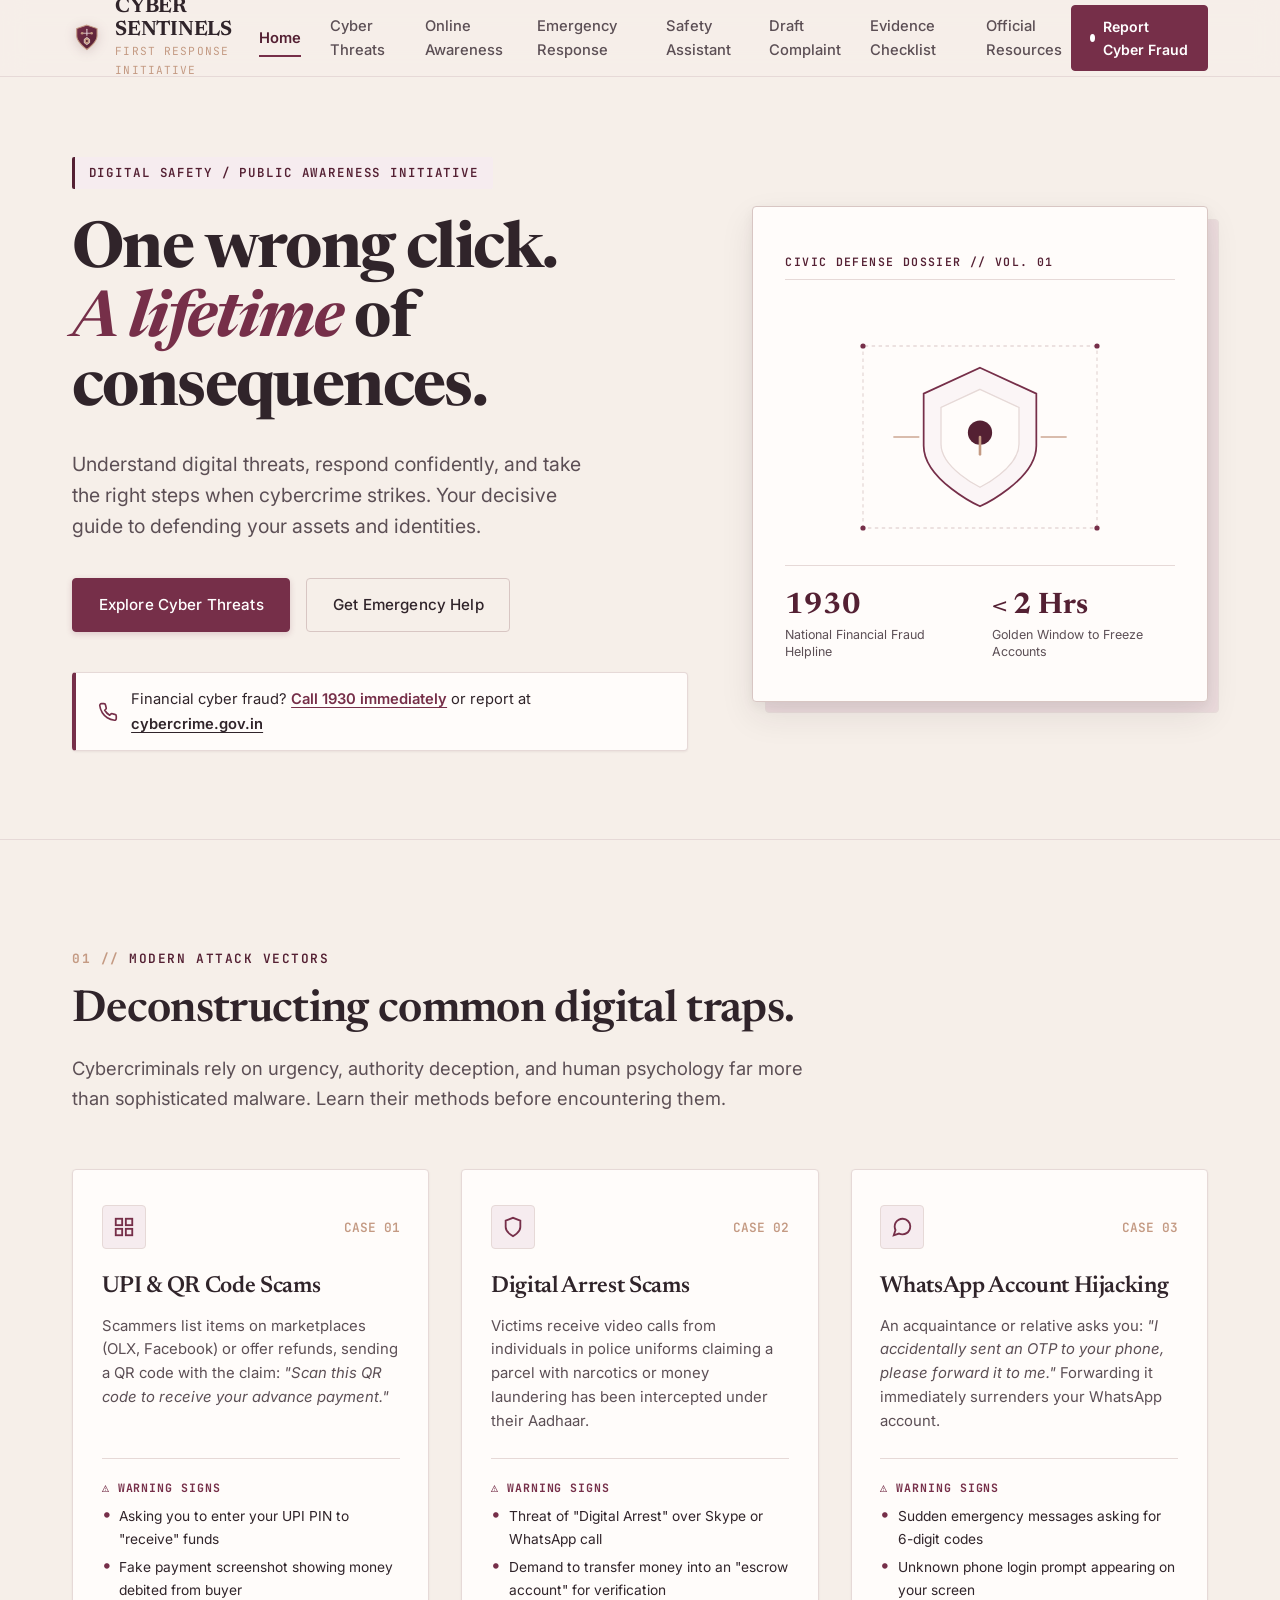
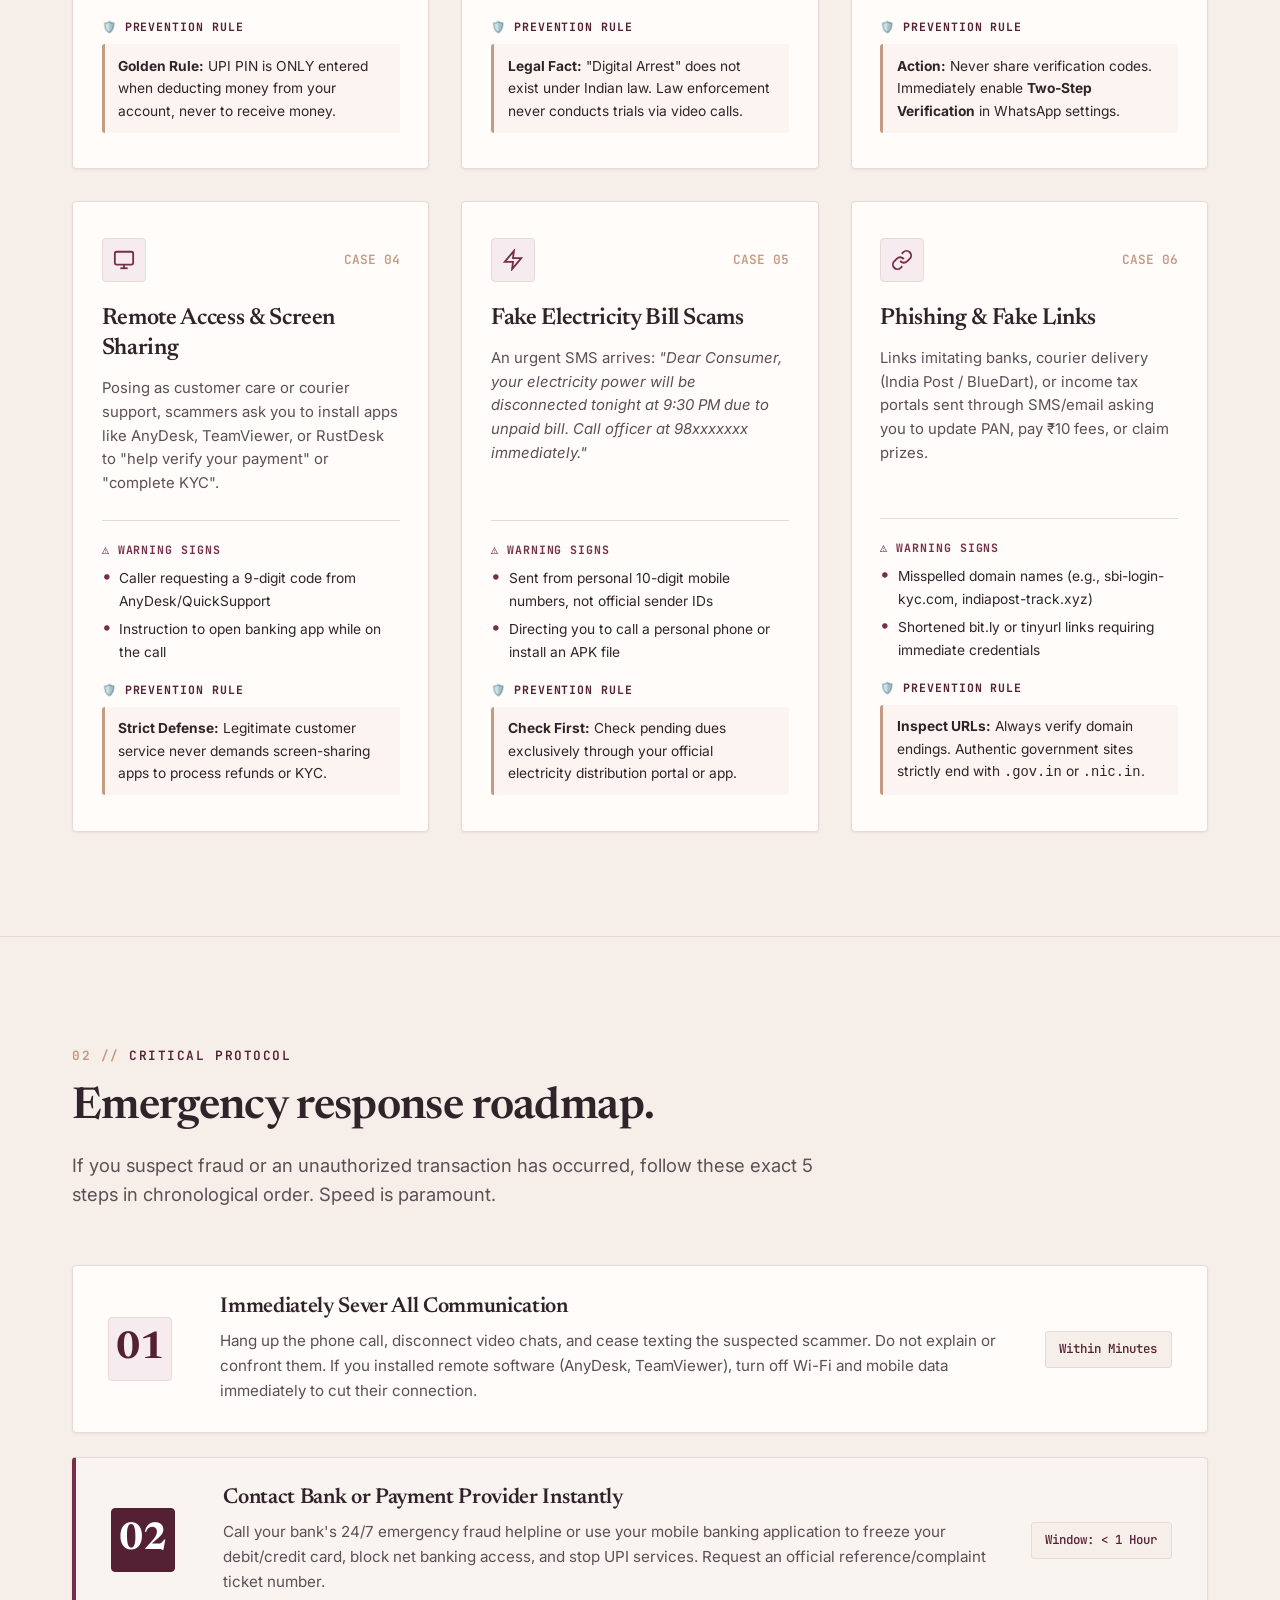
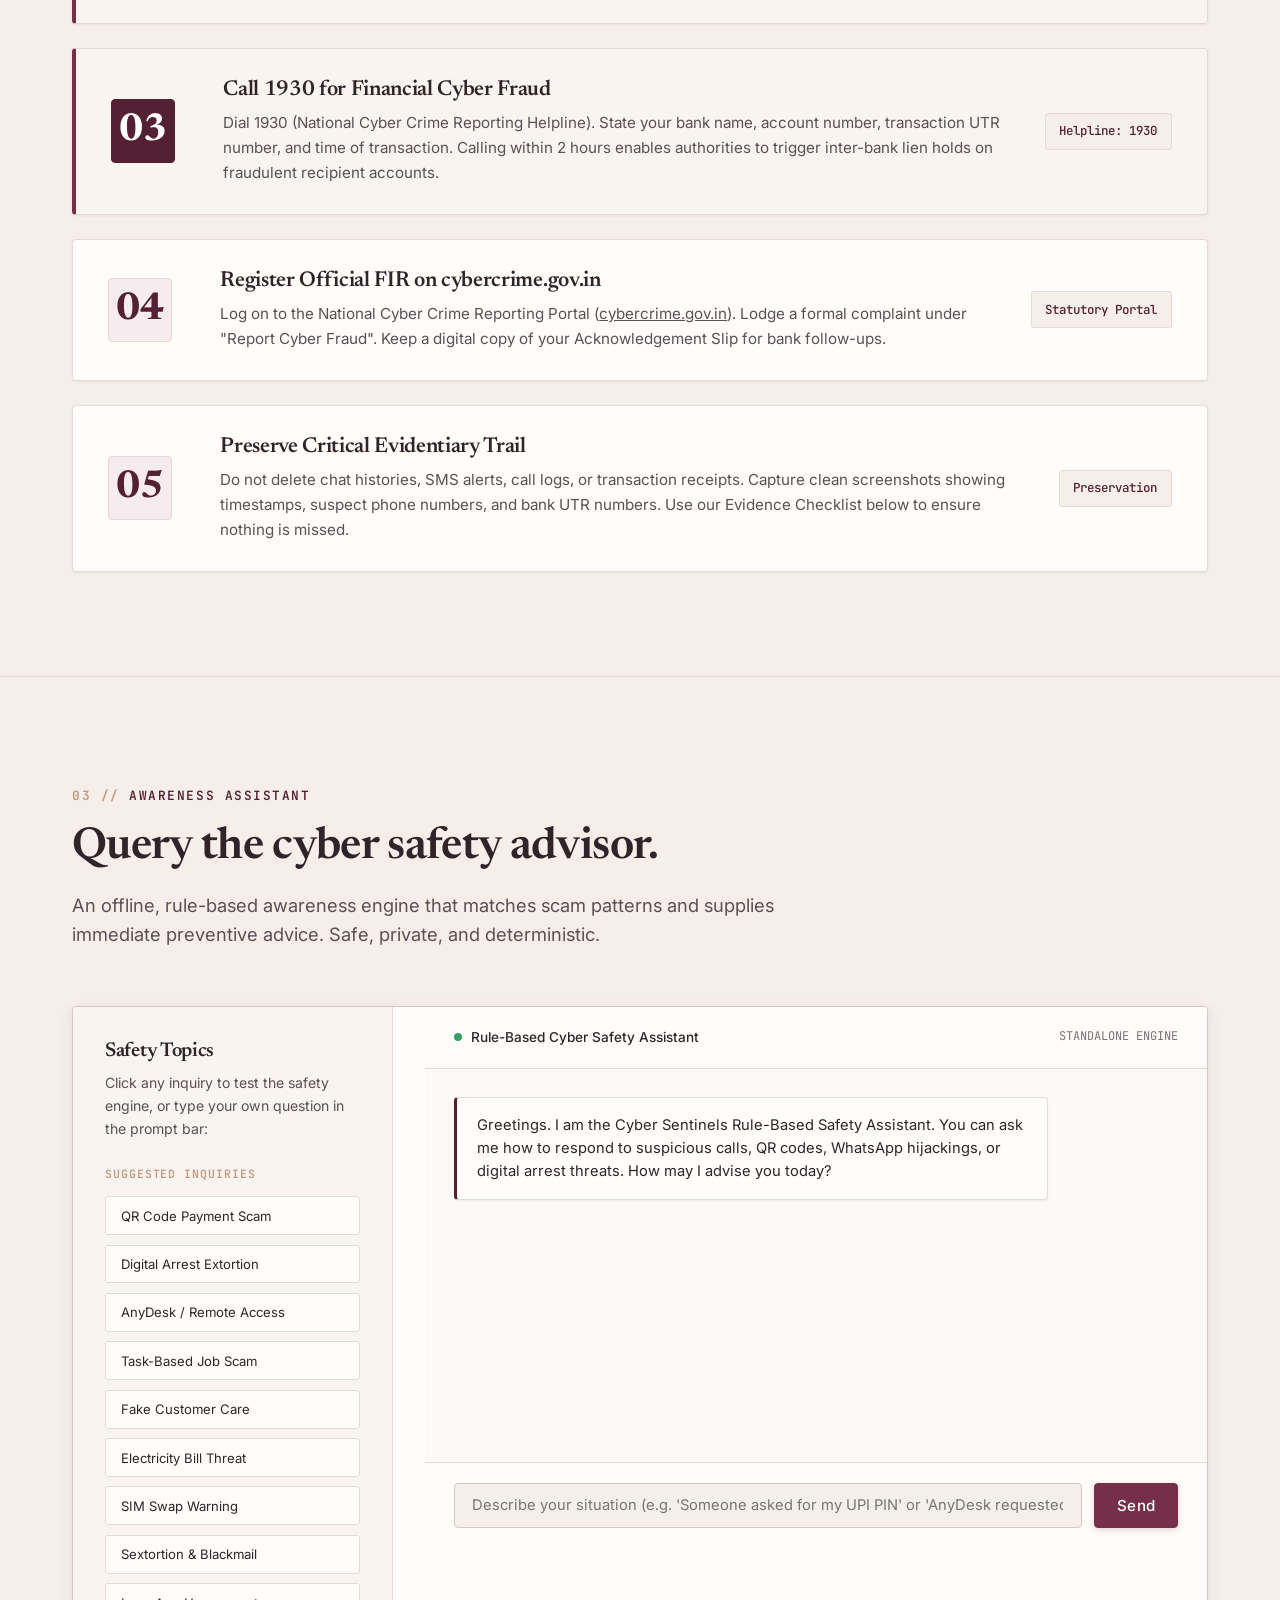
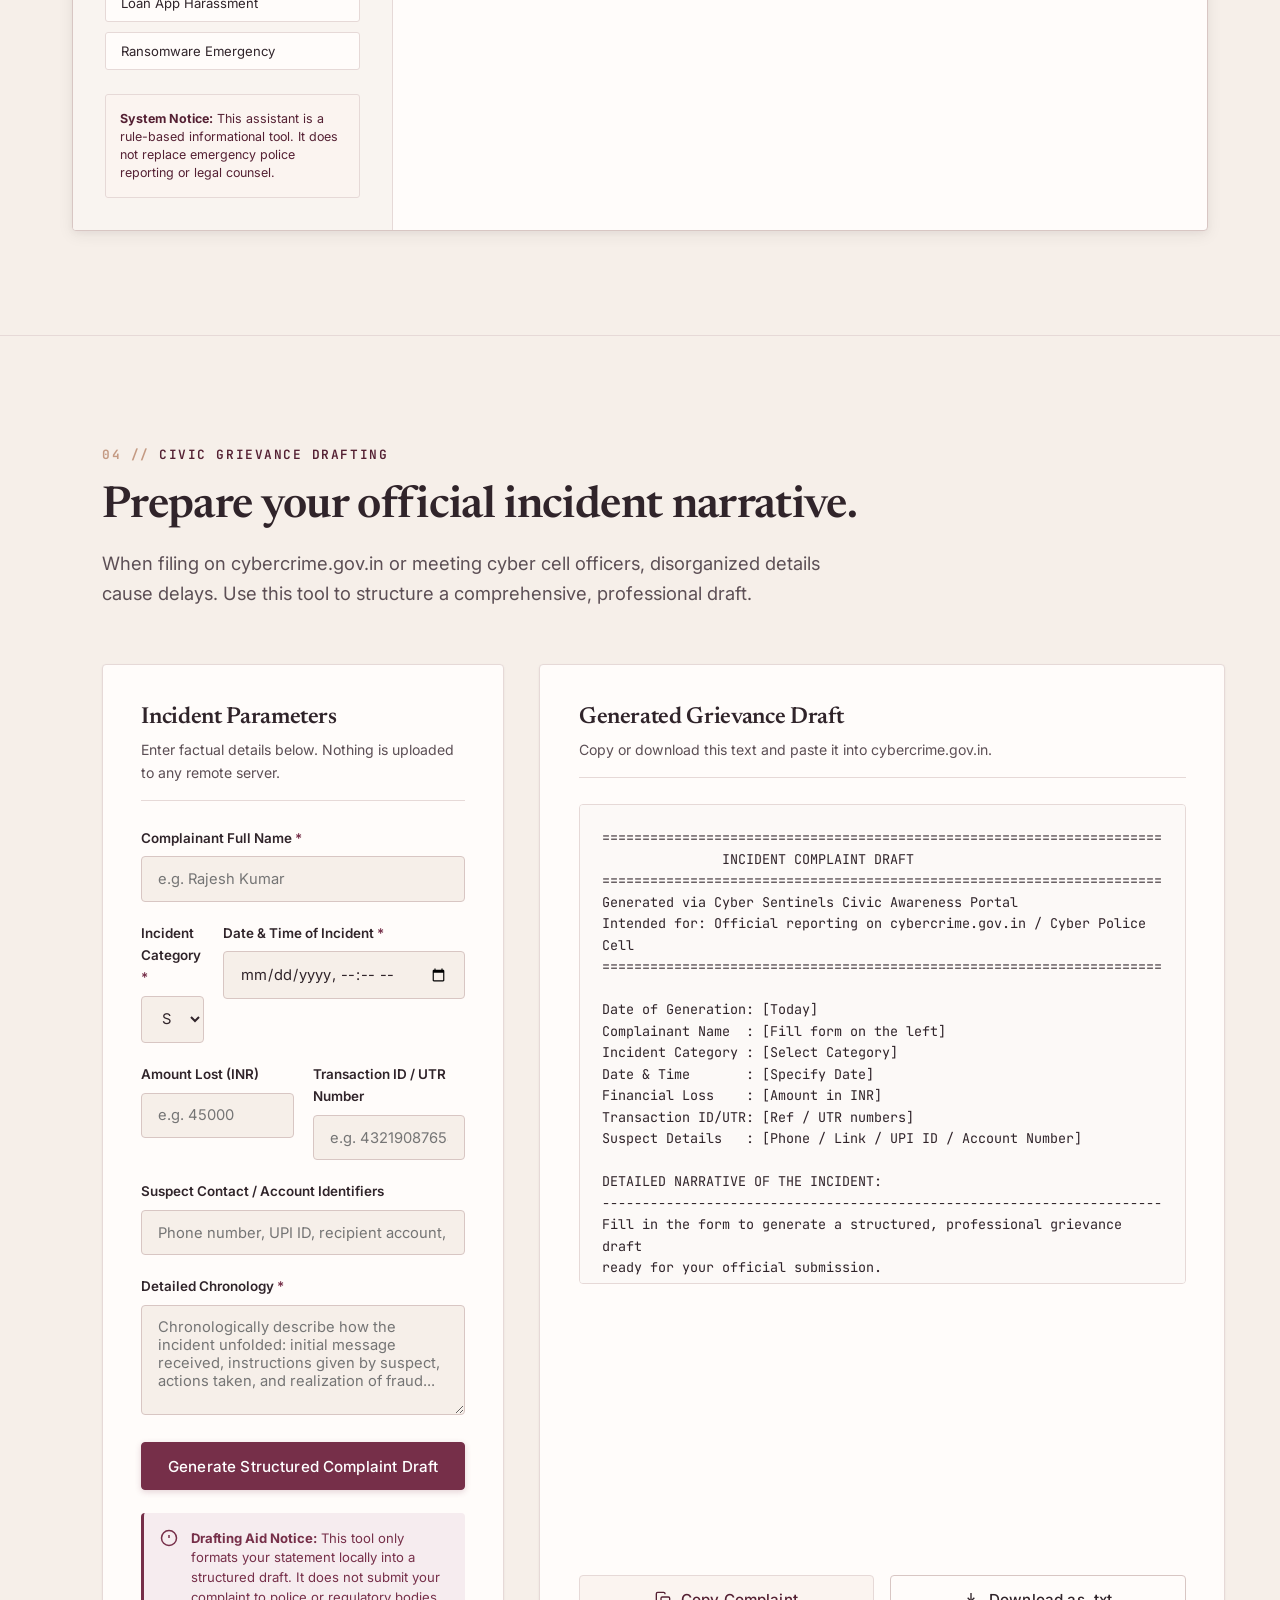
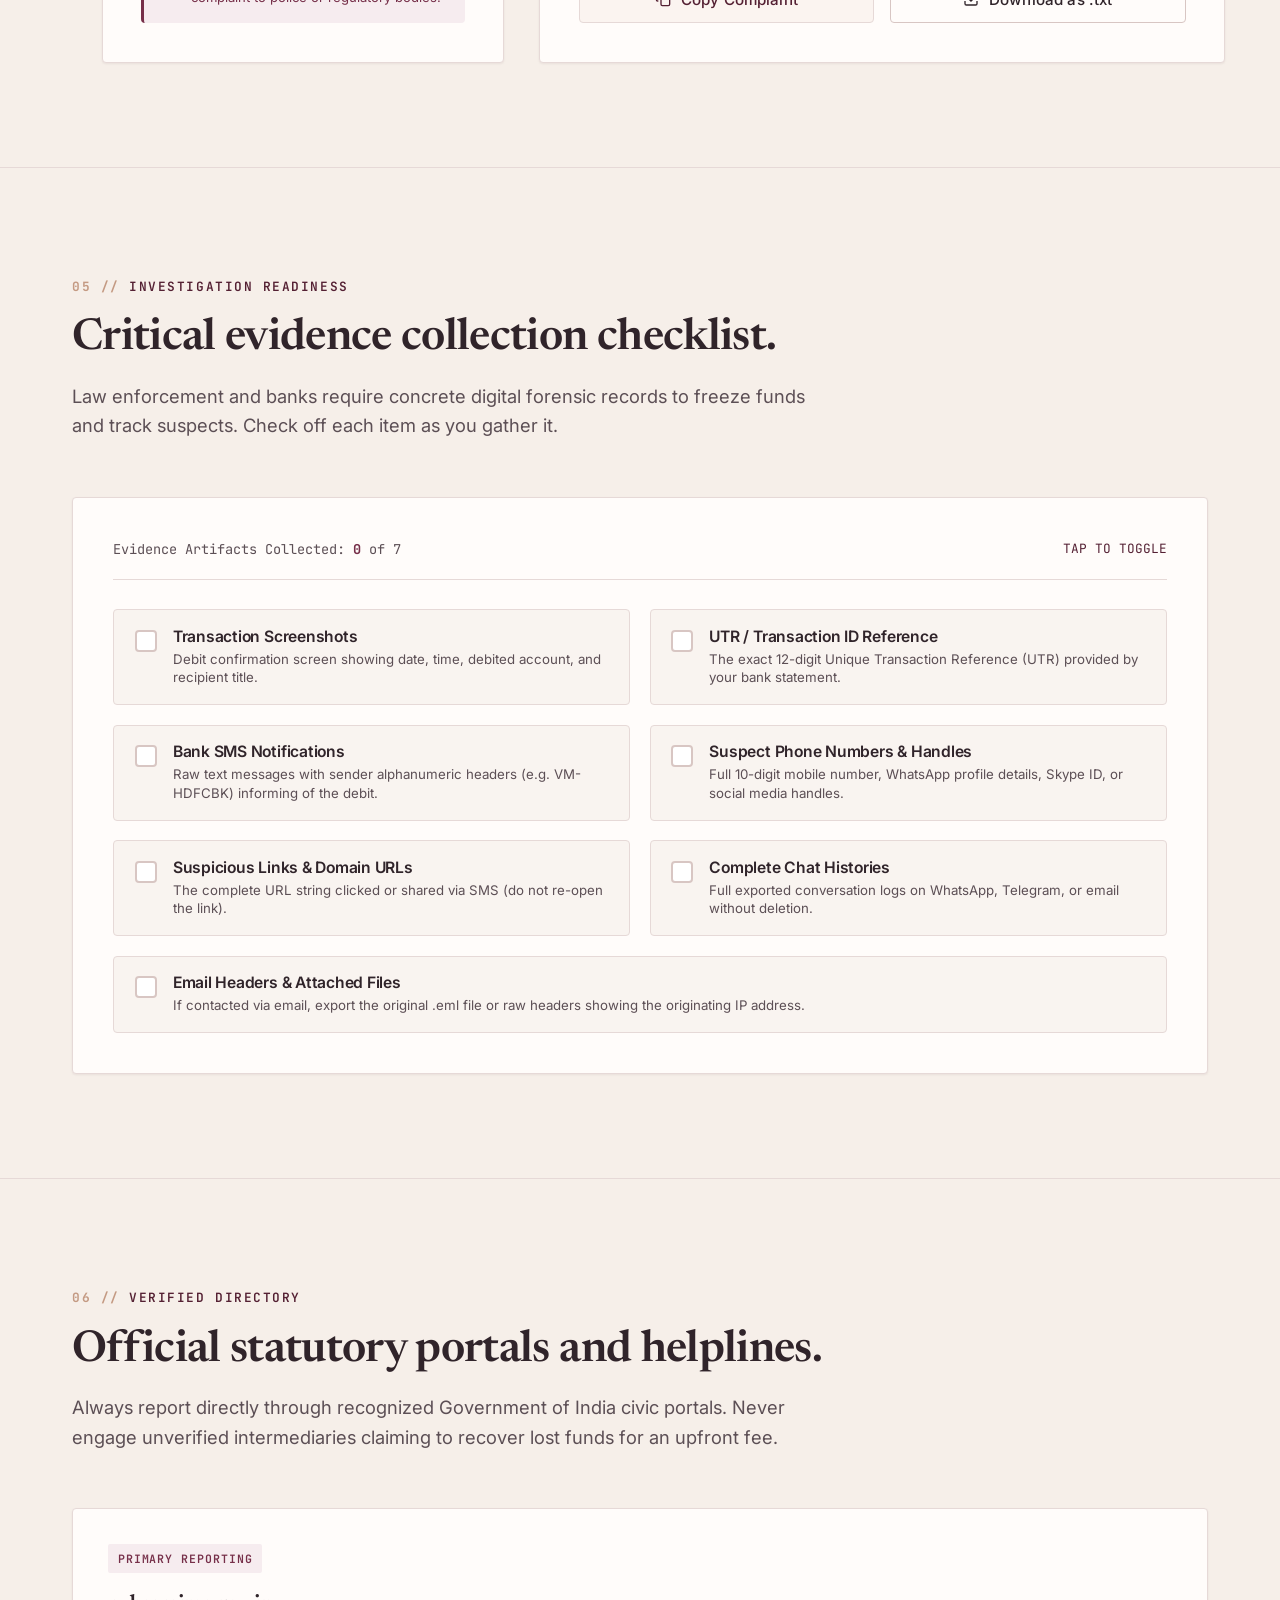
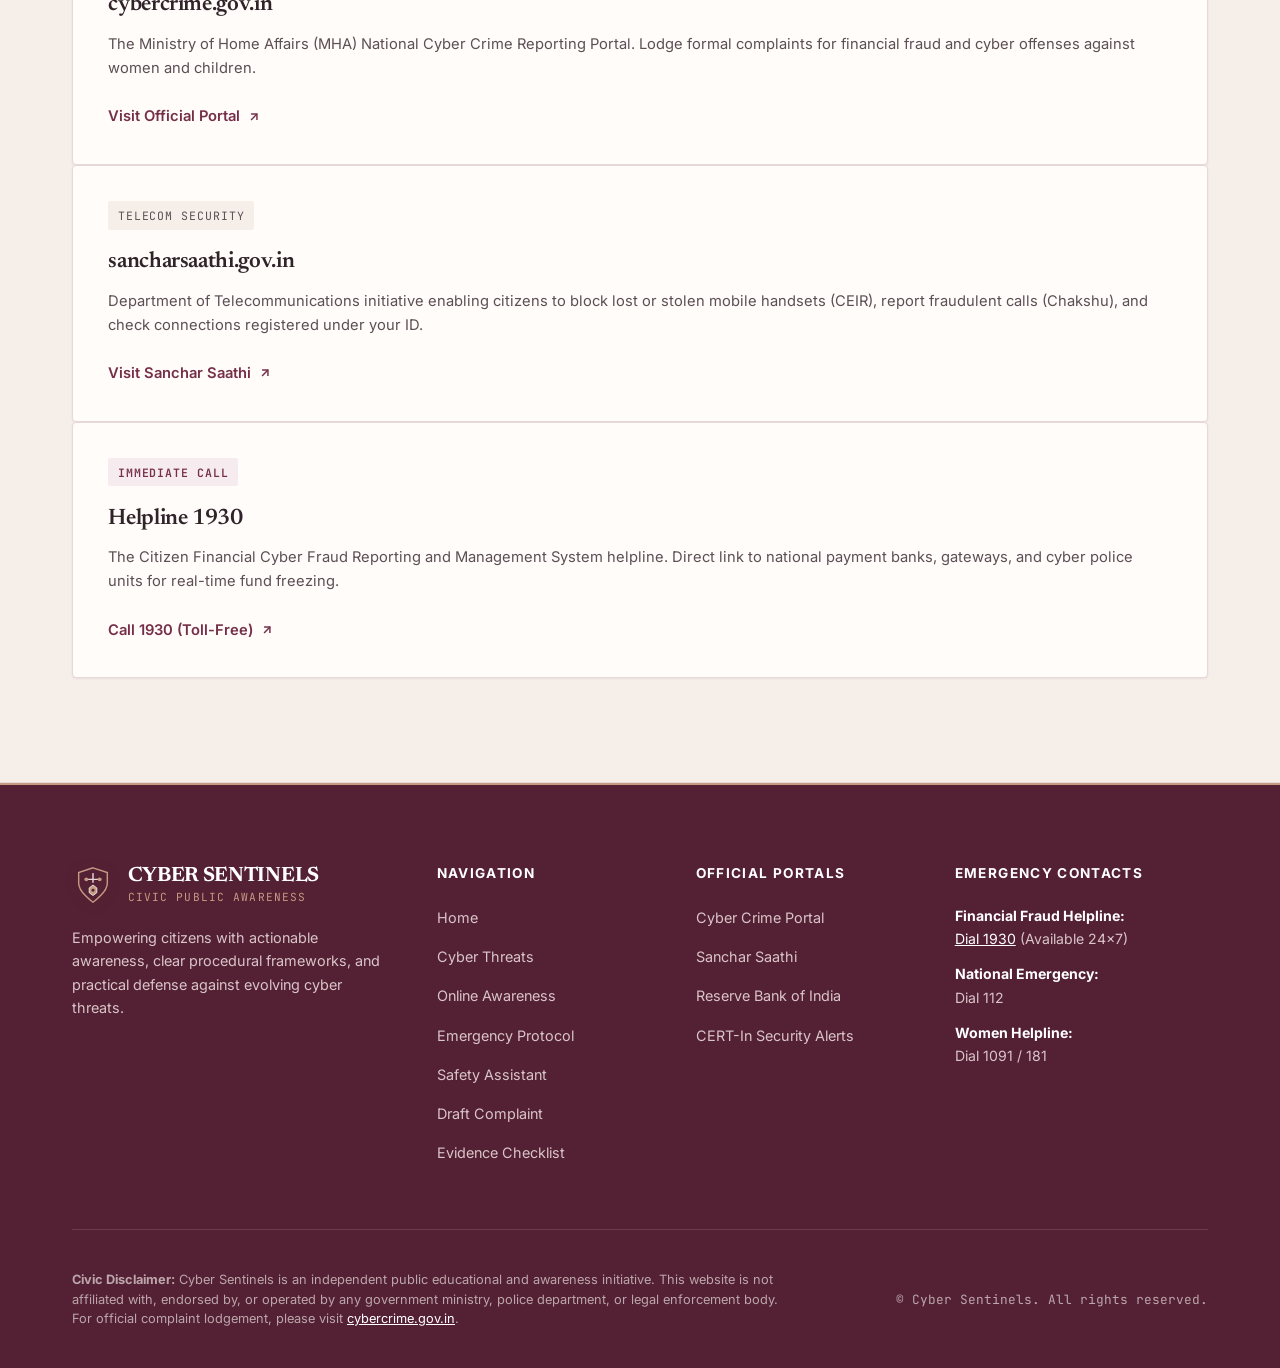
<file: Cyber Sentials/index.html>
<!DOCTYPE html>
<html lang="en">
<head>
  <meta charset="UTF-8">
  <meta name="viewport" content="width=device-width, initial-scale=1.0">
  <title>CYBER SENTINELS — Your First Response Against Cybercrime</title>
  <meta name="description" content="Cyber Sentinels is a civic-tech public awareness initiative helping citizens understand digital threats, craft formal complaints, and react effectively against cybercrime.">
  
  <!-- Typography: Newsreader (Editorial Serif), Inter (Clean Sans-Serif), JetBrains Mono (Code/Mono) -->
  <link rel="preconnect" href="https://fonts.googleapis.com">
  <link rel="preconnect" href="https://fonts.gstatic.com" crossorigin>
  <link href="https://fonts.googleapis.com/css2?family=Inter:wght@300;400;500;600;700&family=JetBrains+Mono:wght@400;500;600&family=Newsreader:ital,opsz,wght@0,6..72,400;0,6..72,600;0,6..72,700;1,6..72,400&display=swap" rel="stylesheet">
  
  <!-- Main Stylesheet -->
  <link rel="stylesheet" href="css/style.css">
</head>
<body>

  <!-- =========================================================================
       1. NAVIGATION BAR
       ========================================================================= -->
  <header class="navbar" role="banner">
    <div class="container nav-container">
      <!-- Brand Logo / Wordmark with Custom Shield Insignia -->
      <a href="#home" class="brand" aria-label="Cyber Sentinels Home">
        <div class="brand-insignia" aria-hidden="true">
          <svg class="logo-shield-svg" viewBox="0 0 44 44" fill="none" xmlns="http://www.w3.org/2000/svg">
            <!-- Shield Geometry -->
            <path d="M22 3 L37 8 V19 C37 28.5 22 39 22 39 C22 39 7 28.5 7 19 V8 L22 3 Z" fill="url(#shieldGrad)" stroke="#C49A83" stroke-width="1.5"/>
            <!-- Inner Micro Circuit Paths -->
            <path d="M22 9 V18" stroke="#E8D5D8" stroke-width="1.5" stroke-linecap="round"/>
            <path d="M15 15 H22 H29" stroke="#E8D5D8" stroke-width="1.2" stroke-linecap="round"/>
            <circle cx="15" cy="15" r="2" fill="#C49A83"/>
            <circle cx="29" cy="15" r="2" fill="#C49A83"/>
            <path d="M18 24 L22 21 L26 24 V29 L22 32 L18 29 Z" fill="#C49A83" stroke="#FFFFFF" stroke-width="0.8"/>
            <circle cx="22" cy="26.5" r="1.5" fill="#542033"/>
            <!-- Defs -->
            <defs>
              <linearGradient id="shieldGrad" x1="7" y1="3" x2="37" y2="39" gradientUnits="userSpaceOnUse">
                <stop stop-color="#762F49"/>
                <stop offset="1" stop-color="#542033"/>
              </linearGradient>
            </defs>
          </svg>
        </div>
        <div class="brand-text">
          <span class="brand-name">CYBER SENTINELS</span>
          <span class="brand-tagline">First Response Initiative</span>
        </div>
      </a>

      <!-- Desktop & Mobile Navigation Links -->
      <nav id="navLinks" class="nav-links" role="navigation" aria-label="Main Navigation">
        <a href="#home" class="nav-link active">Home</a>
        <a href="#threats" class="nav-link">Cyber Threats</a>
        <a href="awareness.html" class="nav-link">Online Awareness</a>
        <a href="#response" class="nav-link">Emergency Response</a>
        <a href="#assistant" class="nav-link">Safety Assistant</a>
        <a href="#complaint" class="nav-link">Draft Complaint</a>
        <a href="#checklist" class="nav-link">Evidence Checklist</a>
        <a href="#resources" class="nav-link">Official Resources</a>
      </nav>

      <!-- Action Button & Mobile Toggle -->
      <div class="nav-actions">
        <a href="https://cybercrime.gov.in" target="_blank" rel="noopener noreferrer" class="emergency-btn" title="Call 1930 or file on official portal">
          <span class="emergency-pulse" aria-hidden="true"></span>
          Report Cyber Fraud
        </a>
        <button id="mobileMenuToggle" class="mobile-toggle" aria-label="Toggle navigation menu" aria-expanded="false">
          <svg viewBox="0 0 24 24" fill="none" stroke="currentColor" stroke-width="2" stroke-linecap="round" stroke-linejoin="round" aria-hidden="true">
            <line x1="3" y1="12" x2="21" y2="12"></line>
            <line x1="3" y1="6" x2="21" y2="6"></line>
            <line x1="3" y1="18" x2="21" y2="18"></line>
          </svg>
        </button>
      </div>
    </div>
  </header>

  <main>
    <!-- =========================================================================
         2. HERO SECTION
         ========================================================================= -->
    <section id="home" class="hero">
      <div class="container hero-grid">
        <div class="hero-content">
          <div class="hero-eyebrow">
            <span>DIGITAL SAFETY / PUBLIC AWARENESS INITIATIVE</span>
          </div>
          <h1 class="hero-title">
            One wrong click.<br>
            <em>A lifetime</em> of consequences.
          </h1>
          <p class="hero-description">
            Understand digital threats, respond confidently, and take the right steps when cybercrime strikes. Your decisive guide to defending your assets and identities.
          </p>
          <div class="hero-actions">
            <a href="#threats" class="btn btn-primary">Explore Cyber Threats</a>
            <a href="#response" class="btn btn-outline">Get Emergency Help</a>
          </div>

          <!-- Emergency Strip -->
          <div class="emergency-strip" role="alert">
            <svg width="20" height="20" viewBox="0 0 24 24" fill="none" stroke="currentColor" stroke-width="2" stroke-linecap="round" stroke-linejoin="round" style="color: var(--burgundy-deep);" aria-hidden="true">
              <path d="M22 16.92v3a2 2 0 0 1-2.18 2 19.79 19.79 0 0 1-8.63-3.07 19.5 19.5 0 0 1-6-6 19.79 19.79 0 0 1-3.07-8.67A2 2 0 0 1 4.11 2h3a2 2 0 0 1 2 1.72 12.84 12.84 0 0 0 .7 2.81 2 2 0 0 1-.45 2.11L8.09 9.91a16 16 0 0 0 6 6l1.27-1.27a2 2 0 0 1 2.11-.45 12.84 12.84 0 0 0 2.81.7A2 2 0 0 1 22 16.92z"></path>
            </svg>
            <span>Financial cyber fraud? <strong><a href="tel:1930" style="color: var(--burgundy-deep); text-decoration: underline;">Call 1930 immediately</a></strong> or report at <a href="https://cybercrime.gov.in" target="_blank" rel="noopener noreferrer">cybercrime.gov.in</a></span>
          </div>
        </div>

        <!-- Editorial Visual Composition -->
        <div class="hero-visual" aria-hidden="true">
          <div class="composition-frame">
            <div class="composition-badge">CIVIC DEFENSE DOSSIER // VOL. 01</div>
            
            <div class="composition-illustration">
              <!-- Custom Wine-Red & Rose Gold Civic Editorial SVG Composition -->
              <svg class="shield-graphic" viewBox="0 0 300 240" fill="none" xmlns="http://www.w3.org/2000/svg">
                <!-- Outer decorative coordinate border -->
                <rect x="15" y="15" width="270" height="210" rx="2" stroke="#E6D9D7" stroke-width="1.5" stroke-dasharray="4 4" />
                <circle cx="15" cy="15" r="3" fill="#762F49" />
                <circle cx="285" cy="15" r="3" fill="#762F49" />
                <circle cx="15" cy="225" r="3" fill="#762F49" />
                <circle cx="285" cy="225" r="3" fill="#762F49" />
                
                <!-- Central Emblem: Shield & Keyhole Geometry -->
                <path d="M150 40 L215 70 V130 C215 170 150 200 150 200 C150 200 85 170 85 130 V70 L150 40 Z" fill="#FBF5F6" stroke="#762F49" stroke-width="2" />
                <path d="M150 65 L195 86 V128 C195 156 150 178 150 178 C150 178 105 156 105 128 V86 L150 65 Z" fill="#FFFCFA" stroke="#E6D9D7" stroke-width="1.5" />
                
                <!-- Center Balance Lock Icon (Wine Red & Rose Gold Accent) -->
                <circle cx="150" cy="115" r="14" fill="#542033" />
                <path d="M150 120 V140" stroke="#C49A83" stroke-width="3" stroke-linecap="round" />
                
                <!-- Graphic Crosshairs & Data Line -->
                <line x1="50" y1="120" x2="80" y2="120" stroke="#C49A83" stroke-width="1.5" />
                <line x1="220" y1="120" x2="250" y2="120" stroke="#C49A83" stroke-width="1.5" />
              </svg>
            </div>

            <div class="composition-stats">
              <div class="stat-item">
                <span class="stat-number">1930</span>
                <span class="stat-label">National Financial Fraud Helpline</span>
              </div>
              <div class="stat-item">
                <span class="stat-number">&lt; 2 Hrs</span>
                <span class="stat-label">Golden Window to Freeze Accounts</span>
              </div>
            </div>
          </div>
        </div>
      </div>
    </section>

    <!-- =========================================================================
         3. THREAT AWARENESS SECTION
         ========================================================================= -->
    <section id="threats" class="section">
      <div class="container">
        <header class="section-header">
          <div class="section-eyebrow">
            <span class="section-number">01 //</span>
            <span>MODERN ATTACK VECTORS</span>
          </div>
          <h2 class="section-title">Deconstructing common digital traps.</h2>
          <p class="section-subtitle">
            Cybercriminals rely on urgency, authority deception, and human psychology far more than sophisticated malware. Learn their methods before encountering them.
          </p>
        </header>

        <div class="threats-grid">
          <!-- Card 1: UPI & QR Code Scams -->
          <article class="threat-card">
            <div class="threat-card-top">
              <div class="threat-card-icon" aria-hidden="true">
                <svg width="22" height="22" viewBox="0 0 24 24" fill="none" stroke="currentColor" stroke-width="2">
                  <rect x="3" y="3" width="7" height="7"></rect>
                  <rect x="14" y="3" width="7" height="7"></rect>
                  <rect x="14" y="14" width="7" height="7"></rect>
                  <rect x="3" y="14" width="7" height="7"></rect>
                </svg>
              </div>
              <span class="threat-card-number">CASE 01</span>
            </div>
            <h3 class="threat-card-title">UPI &amp; QR Code Scams</h3>
            <p class="threat-card-text">
              Scammers list items on marketplaces (OLX, Facebook) or offer refunds, sending a QR code with the claim: <em>"Scan this QR code to receive your advance payment."</em>
            </p>
            <div class="threat-section-block">
              <div class="threat-block-label label-warning">
                <span>⚠️ Warning Signs</span>
              </div>
              <ul class="threat-warning-list">
                <li>Asking you to enter your UPI PIN to "receive" funds</li>
                <li>Fake payment screenshot showing money debited from buyer</li>
              </ul>
              <div class="threat-block-label label-prevention">
                <span>🛡️ Prevention Rule</span>
              </div>
              <div class="threat-prevention-tip">
                <strong>Golden Rule:</strong> UPI PIN is ONLY entered when deducting money from your account, never to receive money.
              </div>
            </div>
          </article>

          <!-- Card 2: Digital Arrest Scams -->
          <article class="threat-card">
            <div class="threat-card-top">
              <div class="threat-card-icon" aria-hidden="true">
                <svg width="22" height="22" viewBox="0 0 24 24" fill="none" stroke="currentColor" stroke-width="2">
                  <path d="M12 22s8-4 8-10V5l-8-3-8 3v7c0 6 8 10 8 10z"></path>
                </svg>
              </div>
              <span class="threat-card-number">CASE 02</span>
            </div>
            <h3 class="threat-card-title">Digital Arrest Scams</h3>
            <p class="threat-card-text">
              Victims receive video calls from individuals in police uniforms claiming a parcel with narcotics or money laundering has been intercepted under their Aadhaar.
            </p>
            <div class="threat-section-block">
              <div class="threat-block-label label-warning">
                <span>⚠️ Warning Signs</span>
              </div>
              <ul class="threat-warning-list">
                <li>Threat of "Digital Arrest" over Skype or WhatsApp call</li>
                <li>Demand to transfer money into an "escrow account" for verification</li>
              </ul>
              <div class="threat-block-label label-prevention">
                <span>🛡️ Prevention Rule</span>
              </div>
              <div class="threat-prevention-tip">
                <strong>Legal Fact:</strong> "Digital Arrest" does not exist under Indian law. Law enforcement never conducts trials via video calls.
              </div>
            </div>
          </article>

          <!-- Card 3: WhatsApp Account Hijacking -->
          <article class="threat-card">
            <div class="threat-card-top">
              <div class="threat-card-icon" aria-hidden="true">
                <svg width="22" height="22" viewBox="0 0 24 24" fill="none" stroke="currentColor" stroke-width="2">
                  <path d="M21 11.5a8.38 8.38 0 0 1-.9 3.8 8.5 8.5 0 0 1-7.6 4.7 8.38 8.38 0 0 1-3.8-.9L3 21l1.9-5.7a8.38 8.38 0 0 1-.9-3.8 8.5 8.5 0 0 1 4.7-7.6 8.38 8.38 0 0 1 3.8-.9h.5a8.48 8.48 0 0 1 8 8v.5z"></path>
                </svg>
              </div>
              <span class="threat-card-number">CASE 03</span>
            </div>
            <h3 class="threat-card-title">WhatsApp Account Hijacking</h3>
            <p class="threat-card-text">
              An acquaintance or relative asks you: <em>"I accidentally sent an OTP to your phone, please forward it to me."</em> Forwarding it immediately surrenders your WhatsApp account.
            </p>
            <div class="threat-section-block">
              <div class="threat-block-label label-warning">
                <span>⚠️ Warning Signs</span>
              </div>
              <ul class="threat-warning-list">
                <li>Sudden emergency messages asking for 6-digit codes</li>
                <li>Unknown phone login prompt appearing on your screen</li>
              </ul>
              <div class="threat-block-label label-prevention">
                <span>🛡️ Prevention Rule</span>
              </div>
              <div class="threat-prevention-tip">
                <strong>Action:</strong> Never share verification codes. Immediately enable <strong>Two-Step Verification</strong> in WhatsApp settings.
              </div>
            </div>
          </article>

          <!-- Card 4: Screen Sharing & Remote Access Scams -->
          <article class="threat-card">
            <div class="threat-card-top">
              <div class="threat-card-icon" aria-hidden="true">
                <svg width="22" height="22" viewBox="0 0 24 24" fill="none" stroke="currentColor" stroke-width="2">
                  <rect x="2" y="3" width="20" height="14" rx="2" ry="2"></rect>
                  <line x1="8" y1="21" x2="16" y2="21"></line>
                  <line x1="12" y1="17" x2="12" y2="21"></line>
                </svg>
              </div>
              <span class="threat-card-number">CASE 04</span>
            </div>
            <h3 class="threat-card-title">Remote Access &amp; Screen Sharing</h3>
            <p class="threat-card-text">
              Posing as customer care or courier support, scammers ask you to install apps like AnyDesk, TeamViewer, or RustDesk to "help verify your payment" or "complete KYC".
            </p>
            <div class="threat-section-block">
              <div class="threat-block-label label-warning">
                <span>⚠️ Warning Signs</span>
              </div>
              <ul class="threat-warning-list">
                <li>Caller requesting a 9-digit code from AnyDesk/QuickSupport</li>
                <li>Instruction to open banking app while on the call</li>
              </ul>
              <div class="threat-block-label label-prevention">
                <span>🛡️ Prevention Rule</span>
              </div>
              <div class="threat-prevention-tip">
                <strong>Strict Defense:</strong> Legitimate customer service never demands screen-sharing apps to process refunds or KYC.
              </div>
            </div>
          </article>

          <!-- Card 5: Fake Electricity Bill Scams -->
          <article class="threat-card">
            <div class="threat-card-top">
              <div class="threat-card-icon" aria-hidden="true">
                <svg width="22" height="22" viewBox="0 0 24 24" fill="none" stroke="currentColor" stroke-width="2">
                  <polygon points="13 2 3 14 12 14 11 22 21 10 12 10 13 2"></polygon>
                </svg>
              </div>
              <span class="threat-card-number">CASE 05</span>
            </div>
            <h3 class="threat-card-title">Fake Electricity Bill Scams</h3>
            <p class="threat-card-text">
              An urgent SMS arrives: <em>"Dear Consumer, your electricity power will be disconnected tonight at 9:30 PM due to unpaid bill. Call officer at 98xxxxxxx immediately."</em>
            </p>
            <div class="threat-section-block">
              <div class="threat-block-label label-warning">
                <span>⚠️ Warning Signs</span>
              </div>
              <ul class="threat-warning-list">
                <li>Sent from personal 10-digit mobile numbers, not official sender IDs</li>
                <li>Directing you to call a personal phone or install an APK file</li>
              </ul>
              <div class="threat-block-label label-prevention">
                <span>🛡️ Prevention Rule</span>
              </div>
              <div class="threat-prevention-tip">
                <strong>Check First:</strong> Check pending dues exclusively through your official electricity distribution portal or app.
              </div>
            </div>
          </article>

          <!-- Card 6: Phishing & Fake Links -->
          <article class="threat-card">
            <div class="threat-card-top">
              <div class="threat-card-icon" aria-hidden="true">
                <svg width="22" height="22" viewBox="0 0 24 24" fill="none" stroke="currentColor" stroke-width="2">
                  <path d="M10 13a5 5 0 0 0 7.54.54l3-3a5 5 0 0 0-7.07-7.07l-1.72 1.71"></path>
                  <path d="M14 11a5 5 0 0 0-7.54-.54l-3 3a5 5 0 0 0 7.07 7.07l1.71-1.71"></path>
                </svg>
              </div>
              <span class="threat-card-number">CASE 06</span>
            </div>
            <h3 class="threat-card-title">Phishing &amp; Fake Links</h3>
            <p class="threat-card-text">
              Links imitating banks, courier delivery (India Post / BlueDart), or income tax portals sent through SMS/email asking you to update PAN, pay ₹10 fees, or claim prizes.
            </p>
            <div class="threat-section-block">
              <div class="threat-block-label label-warning">
                <span>⚠️ Warning Signs</span>
              </div>
              <ul class="threat-warning-list">
                <li>Misspelled domain names (e.g., sbi-login-kyc.com, indiapost-track.xyz)</li>
                <li>Shortened bit.ly or tinyurl links requiring immediate credentials</li>
              </ul>
              <div class="threat-block-label label-prevention">
                <span>🛡️ Prevention Rule</span>
              </div>
              <div class="threat-prevention-tip">
                <strong>Inspect URLs:</strong> Always verify domain endings. Authentic government sites strictly end with <code>.gov.in</code> or <code>.nic.in</code>.
              </div>
            </div>
          </article>
        </div>
      </div>
    </section>

    <!-- =========================================================================
         4. HOW TO RESPOND SECTION
         ========================================================================= -->
    <section id="response" class="section">
      <div class="container">
        <header class="section-header">
          <div class="section-eyebrow">
            <span class="section-number">02 //</span>
            <span>CRITICAL PROTOCOL</span>
          </div>
          <h2 class="section-title">Emergency response roadmap.</h2>
          <p class="section-subtitle">
            If you suspect fraud or an unauthorized transaction has occurred, follow these exact 5 steps in chronological order. Speed is paramount.
          </p>
        </header>

        <div class="response-timeline">
          <!-- Step 1 -->
          <div class="response-card">
            <div class="response-step-number" aria-hidden="true">01</div>
            <div class="response-content">
              <h3>Immediately Sever All Communication</h3>
              <p>Hang up the phone call, disconnect video chats, and cease texting the suspected scammer. Do not explain or confront them. If you installed remote software (AnyDesk, TeamViewer), turn off Wi-Fi and mobile data immediately to cut their connection.</p>
            </div>
            <span class="response-action-badge">Within Minutes</span>
          </div>

          <!-- Step 2 -->
          <div class="response-card highlight">
            <div class="response-step-number" aria-hidden="true">02</div>
            <div class="response-content">
              <h3>Contact Bank or Payment Provider Instantly</h3>
              <p>Call your bank's 24/7 emergency fraud helpline or use your mobile banking application to freeze your debit/credit card, block net banking access, and stop UPI services. Request an official reference/complaint ticket number.</p>
            </div>
            <span class="response-action-badge">Window: &lt; 1 Hour</span>
          </div>

          <!-- Step 3 -->
          <div class="response-card highlight">
            <div class="response-step-number" aria-hidden="true">03</div>
            <div class="response-content">
              <h3>Call 1930 for Financial Cyber Fraud</h3>
              <p>Dial 1930 (National Cyber Crime Reporting Helpline). State your bank name, account number, transaction UTR number, and time of transaction. Calling within 2 hours enables authorities to trigger inter-bank lien holds on fraudulent recipient accounts.</p>
            </div>
            <span class="response-action-badge">Helpline: 1930</span>
          </div>

          <!-- Step 4 -->
          <div class="response-card">
            <div class="response-step-number" aria-hidden="true">04</div>
            <div class="response-content">
              <h3>Register Official FIR on cybercrime.gov.in</h3>
              <p>Log on to the National Cyber Crime Reporting Portal (<a href="https://cybercrime.gov.in" target="_blank" rel="noopener noreferrer" style="text-decoration: underline;">cybercrime.gov.in</a>). Lodge a formal complaint under "Report Cyber Fraud". Keep a digital copy of your Acknowledgement Slip for bank follow-ups.</p>
            </div>
            <span class="response-action-badge">Statutory Portal</span>
          </div>

          <!-- Step 5 -->
          <div class="response-card">
            <div class="response-step-number" aria-hidden="true">05</div>
            <div class="response-content">
              <h3>Preserve Critical Evidentiary Trail</h3>
              <p>Do not delete chat histories, SMS alerts, call logs, or transaction receipts. Capture clean screenshots showing timestamps, suspect phone numbers, and bank UTR numbers. Use our Evidence Checklist below to ensure nothing is missed.</p>
            </div>
            <span class="response-action-badge">Preservation</span>
          </div>
        </div>
      </div>
    </section>

    <!-- =========================================================================
         5. CYBER SAFETY ASSISTANT (CHATBOT)
         ========================================================================= -->
    <section id="assistant" class="section">
      <div class="container">
        <header class="section-header">
          <div class="section-eyebrow">
            <span class="section-number">03 //</span>
            <span>AWARENESS ASSISTANT</span>
          </div>
          <h2 class="section-title">Query the cyber safety advisor.</h2>
          <p class="section-subtitle">
            An offline, rule-based awareness engine that matches scam patterns and supplies immediate preventive advice. Safe, private, and deterministic.
          </p>
        </header>

        <div class="assistant-layout">
          <!-- Assistant Context Sidebar -->
          <div class="assistant-sidebar">
            <h3 class="assistant-info-title">Safety Topics</h3>
            <p class="assistant-info-text">
              Click any inquiry to test the safety engine, or type your own question in the prompt bar:
            </p>
            
            <span class="quick-prompts-label">Suggested Inquiries</span>
            <div class="quick-prompts-list">
              <button type="button" class="prompt-chip" data-prompt="Someone asked me to scan a QR code to receive money">QR Code Payment Scam</button>
              <button type="button" class="prompt-chip" data-prompt="Police officer on video call says I am under digital arrest">Digital Arrest Extortion</button>
              <button type="button" class="prompt-chip" data-prompt="Someone asked to install AnyDesk for bank KYC update">AnyDesk / Remote Access</button>
              <button type="button" class="prompt-chip" data-prompt="I received a fake job task on Telegram offering high returns">Task-Based Job Scam</button>
              <button type="button" class="prompt-chip" data-prompt="Fake customer care number gave fraudulent refund link">Fake Customer Care</button>
              <button type="button" class="prompt-chip" data-prompt="Electricity power disconnection message received">Electricity Bill Threat</button>
              <button type="button" class="prompt-chip" data-prompt="My phone abruptly lost network service SIM swap suspicion">SIM Swap Warning</button>
              <button type="button" class="prompt-chip" data-prompt="Someone is blackmailing me with intimate photos sextortion">Sextortion &amp; Blackmail</button>
              <button type="button" class="prompt-chip" data-prompt="Instant loan app is harassing my contacts with edited photos">Loan App Harassment</button>
              <button type="button" class="prompt-chip" data-prompt="Our office files are encrypted by ransomware demanding bitcoin">Ransomware Emergency</button>
            </div>

            <div class="disclaimer-box">
              <strong>System Notice:</strong> This assistant is a rule-based informational tool. It does not replace emergency police reporting or legal counsel.
            </div>
          </div>

          <!-- Chat Window -->
          <div class="chat-interface">
            <div class="chat-header">
              <div class="chat-status-indicator">
                <span class="status-dot" aria-hidden="true"></span>
                <span>Rule-Based Cyber Safety Assistant</span>
              </div>
              <span style="font-family: var(--font-mono); font-size: 0.75rem; color: var(--text-light);">STANDALONE ENGINE</span>
            </div>

            <div id="chatMessages" class="chat-messages" role="log" aria-live="polite">
              <div class="chat-bubble bot">
                Greetings. I am the Cyber Sentinels Rule-Based Safety Assistant. You can ask me how to respond to suspicious calls, QR codes, WhatsApp hijackings, or digital arrest threats. How may I advise you today?
              </div>
            </div>

            <div class="chat-input-area">
              <form id="chatForm" class="chat-form" action="#" onsubmit="return false;">
                <input 
                  type="text" 
                  id="chatInput" 
                  class="chat-input" 
                  placeholder="Describe your situation (e.g. 'Someone asked for my UPI PIN' or 'AnyDesk requested')..." 
                  aria-label="Describe suspicious cyber event" 
                  autocomplete="off"
                >
                <button type="submit" id="chatSendBtn" class="btn btn-primary" style="padding: 0.75rem 1.4rem;">
                  Send
                </button>
              </form>
            </div>
          </div>
        </div>
      </div>
    </section>

    <!-- =========================================================================
         6. COMPLAINT DRAFTING TOOL
         ========================================================================= -->
    <section id="complaint" class="section">
      <div class="container">
        <header class="section-header">
          <div class="section-eyebrow">
            <span class="section-number">04 //</span>
            <span>CIVIC GRIEVANCE DRAFTING</span>
          </div>
          <h2 class="section-title">Prepare your official incident narrative.</h2>
          <p class="section-subtitle">
            When filing on cybercrime.gov.in or meeting cyber cell officers, disorganized details cause delays. Use this tool to structure a comprehensive, professional draft.
          </p>
        </header>

        <div class="generator-layout">
          <!-- Form Section -->
          <div class="generator-form-card">
            <div class="generator-header">
              <h3>Incident Parameters</h3>
              <p class="form-subtitle">Enter factual details below. Nothing is uploaded to any remote server.</p>
            </div>

            <form id="complaintForm" action="#" onsubmit="return false;">
              <div class="form-group">
                <label for="compName" class="form-label">Complainant Full Name <span class="required">*</span></label>
                <input type="text" id="compName" class="form-control" placeholder="e.g. Rajesh Kumar" required>
              </div>

              <div class="form-row">
                <div class="form-group">
                  <label for="compCategory" class="form-label">Incident Category <span class="required">*</span></label>
                  <select id="compCategory" class="form-control" required>
                    <option value="" disabled selected>Select Category...</option>
                    <option value="UPI / QR Code Financial Fraud">UPI / QR Code Fraud</option>
                    <option value="Digital Arrest / Extortion Call">Digital Arrest / Extortion</option>
                    <option value="Remote Screen Access Fraud (AnyDesk/TeamViewer)">Remote Screen Access Fraud</option>
                    <option value="WhatsApp Account Hijacking">WhatsApp Account Hijacking</option>
                    <option value="Phishing &amp; Banking Link Theft">Phishing / Credential Theft</option>
                    <option value="Fake Utility Bill Disconnection Scam">Fake Utility Bill Scam</option>
                    <option value="Social Media Impersonation / Extortion">Social Media Impersonation</option>
                    <option value="Job / Investment Opportunity Fraud">Job / Investment Fraud</option>
                    <option value="Sextortion &amp; Blackmail Threat">Sextortion &amp; Online Blackmail</option>
                    <option value="Illegal Instant Loan App Harassment">Illegal Loan App Harassment</option>
                    <option value="SIM Swap &amp; Telecom Interception">SIM Swap &amp; Telecom Interception</option>
                  </select>
                </div>
                <div class="form-group">
                  <label for="compDate" class="form-label">Date &amp; Time of Incident <span class="required">*</span></label>
                  <input type="datetime-local" id="compDate" class="form-control" required>
                </div>
              </div>

              <div class="form-row">
                <div class="form-group">
                  <label for="compAmount" class="form-label">Amount Lost (INR)</label>
                  <input type="number" id="compAmount" class="form-control" placeholder="e.g. 45000">
                </div>
                <div class="form-group">
                  <label for="compTxnId" class="form-label">Transaction ID / UTR Number</label>
                  <input type="text" id="compTxnId" class="form-control" placeholder="e.g. 432190876543">
                </div>
              </div>

              <div class="form-group">
                <label for="compSuspect" class="form-label">Suspect Contact / Account Identifiers</label>
                <input type="text" id="compSuspect" class="form-control" placeholder="Phone number, UPI ID, recipient account, or website URL">
              </div>

              <div class="form-group">
                <label for="compDescription" class="form-label">Detailed Chronology <span class="required">*</span></label>
                <textarea id="compDescription" class="form-control" placeholder="Chronologically describe how the incident unfolded: initial message received, instructions given by suspect, actions taken, and realization of fraud..." required></textarea>
              </div>

              <button type="submit" class="btn btn-primary form-submit-btn" style="width: 100%;">
                Generate Structured Complaint Draft
              </button>

              <div class="disclaimer-banner">
                <svg width="18" height="18" viewBox="0 0 24 24" fill="none" stroke="currentColor" stroke-width="2" style="flex-shrink:0;">
                  <circle cx="12" cy="12" r="10"></circle>
                  <line x1="12" y1="8" x2="12" y2="12"></line>
                  <line x1="12" y1="16" x2="12.01" y2="16"></line>
                </svg>
                <span><strong>Drafting Aid Notice:</strong> This tool only formats your statement locally into a structured draft. It does not submit your complaint to police or regulatory bodies.</span>
              </div>
            </form>
          </div>

          <!-- Preview & Action Section -->
          <div class="generator-preview-card">
            <div class="generator-header">
              <h3>Generated Grievance Draft</h3>
              <p class="form-subtitle">Copy or download this text and paste it into cybercrime.gov.in.</p>
            </div>
            
            <div class="preview-container">
              <div id="complaintDraftPreview" class="preview-box" role="region" aria-label="Formatted Complaint Output"></div>
              
              <div class="preview-actions">
                <button type="button" id="copyDraftBtn" class="btn btn-secondary">
                  <svg width="16" height="16" viewBox="0 0 24 24" fill="none" stroke="currentColor" stroke-width="2">
                    <rect x="9" y="9" width="13" height="13" rx="2" ry="2"></rect>
                    <path d="M5 15H4a2 2 0 0 1-2-2V4a2 2 0 0 1 2-2h9a2 2 0 0 1 2 2v1"></path>
                  </svg>
                  Copy Complaint
                </button>
                <button type="button" id="downloadDraftBtn" class="btn btn-outline">
                  <svg width="16" height="16" viewBox="0 0 24 24" fill="none" stroke="currentColor" stroke-width="2">
                    <path d="M21 15v4a2 2 0 0 1-2 2H5a2 2 0 0 1-2-2v-4"></path>
                    <polyline points="7 10 12 15 17 10"></polyline>
                    <line x1="12" y1="15" x2="12" y2="3"></line>
                  </svg>
                  Download as .txt
                </button>
              </div>
            </div>
          </div>
        </div>
      </div>
    </section>

    <!-- =========================================================================
         7. EVIDENCE CHECKLIST SECTION
         ========================================================================= -->
    <section id="checklist" class="section">
      <div class="container">
        <header class="section-header">
          <div class="section-eyebrow">
            <span class="section-number">05 //</span>
            <span>INVESTIGATION READINESS</span>
          </div>
          <h2 class="section-title">Critical evidence collection checklist.</h2>
          <p class="section-subtitle">
            Law enforcement and banks require concrete digital forensic records to freeze funds and track suspects. Check off each item as you gather it.
          </p>
        </header>

        <div class="checklist-container">
          <div class="checklist-progress-bar">
            <span class="progress-info">
              Evidence Artifacts Collected: <span id="checklistCount" class="progress-counter">0</span> of 7
            </span>
            <span style="font-family: var(--font-mono); font-size: 0.8rem; color: var(--accent-sage-dark);">TAP TO TOGGLE</span>
          </div>

          <div class="checklist-grid">
            <!-- Item 1 -->
            <div class="checklist-item" tabindex="0" role="checkbox" aria-checked="false">
              <div class="custom-checkbox" aria-hidden="true">
                <svg class="check-icon" width="14" height="14" viewBox="0 0 24 24" fill="none" stroke="currentColor" stroke-width="3">
                  <polyline points="20 6 9 17 4 12"></polyline>
                </svg>
              </div>
              <div class="checklist-content">
                <h4>Transaction Screenshots</h4>
                <p>Debit confirmation screen showing date, time, debited account, and recipient title.</p>
              </div>
            </div>

            <!-- Item 2 -->
            <div class="checklist-item" tabindex="0" role="checkbox" aria-checked="false">
              <div class="custom-checkbox" aria-hidden="true">
                <svg class="check-icon" width="14" height="14" viewBox="0 0 24 24" fill="none" stroke="currentColor" stroke-width="3">
                  <polyline points="20 6 9 17 4 12"></polyline>
                </svg>
              </div>
              <div class="checklist-content">
                <h4>UTR / Transaction ID Reference</h4>
                <p>The exact 12-digit Unique Transaction Reference (UTR) provided by your bank statement.</p>
              </div>
            </div>

            <!-- Item 3 -->
            <div class="checklist-item" tabindex="0" role="checkbox" aria-checked="false">
              <div class="custom-checkbox" aria-hidden="true">
                <svg class="check-icon" width="14" height="14" viewBox="0 0 24 24" fill="none" stroke="currentColor" stroke-width="3">
                  <polyline points="20 6 9 17 4 12"></polyline>
                </svg>
              </div>
              <div class="checklist-content">
                <h4>Bank SMS Notifications</h4>
                <p>Raw text messages with sender alphanumeric headers (e.g. VM-HDFCBK) informing of the debit.</p>
              </div>
            </div>

            <!-- Item 4 -->
            <div class="checklist-item" tabindex="0" role="checkbox" aria-checked="false">
              <div class="custom-checkbox" aria-hidden="true">
                <svg class="check-icon" width="14" height="14" viewBox="0 0 24 24" fill="none" stroke="currentColor" stroke-width="3">
                  <polyline points="20 6 9 17 4 12"></polyline>
                </svg>
              </div>
              <div class="checklist-content">
                <h4>Suspect Phone Numbers &amp; Handles</h4>
                <p>Full 10-digit mobile number, WhatsApp profile details, Skype ID, or social media handles.</p>
              </div>
            </div>

            <!-- Item 5 -->
            <div class="checklist-item" tabindex="0" role="checkbox" aria-checked="false">
              <div class="custom-checkbox" aria-hidden="true">
                <svg class="check-icon" width="14" height="14" viewBox="0 0 24 24" fill="none" stroke="currentColor" stroke-width="3">
                  <polyline points="20 6 9 17 4 12"></polyline>
                </svg>
              </div>
              <div class="checklist-content">
                <h4>Suspicious Links &amp; Domain URLs</h4>
                <p>The complete URL string clicked or shared via SMS (do not re-open the link).</p>
              </div>
            </div>

            <!-- Item 6 -->
            <div class="checklist-item" tabindex="0" role="checkbox" aria-checked="false">
              <div class="custom-checkbox" aria-hidden="true">
                <svg class="check-icon" width="14" height="14" viewBox="0 0 24 24" fill="none" stroke="currentColor" stroke-width="3">
                  <polyline points="20 6 9 17 4 12"></polyline>
                </svg>
              </div>
              <div class="checklist-content">
                <h4>Complete Chat Histories</h4>
                <p>Full exported conversation logs on WhatsApp, Telegram, or email without deletion.</p>
              </div>
            </div>

            <!-- Item 7 -->
            <div class="checklist-item" tabindex="0" role="checkbox" aria-checked="false" style="grid-column: 1 / -1;">
              <div class="custom-checkbox" aria-hidden="true">
                <svg class="check-icon" width="14" height="14" viewBox="0 0 24 24" fill="none" stroke="currentColor" stroke-width="3">
                  <polyline points="20 6 9 17 4 12"></polyline>
                </svg>
              </div>
              <div class="checklist-content">
                <h4>Email Headers &amp; Attached Files</h4>
                <p>If contacted via email, export the original .eml file or raw headers showing the originating IP address.</p>
              </div>
            </div>
          </div>
        </div>
      </div>
    </section>

    <!-- =========================================================================
         8. OFFICIAL RESOURCES SECTION
         ========================================================================= -->
    <section id="resources" class="section">
      <div class="container">
        <header class="section-header">
          <div class="section-eyebrow">
            <span class="section-number">06 //</span>
            <span>VERIFIED DIRECTORY</span>
          </div>
          <h2 class="section-title">Official statutory portals and helplines.</h2>
          <p class="section-subtitle">
            Always report directly through recognized Government of India civic portals. Never engage unverified intermediaries claiming to recover lost funds for an upfront fee.
          </p>
        </header>

        <div class="resources-grid">
          <!-- Resource 1 -->
          <div class="resource-card">
            <span class="resource-badge primary">PRIMARY REPORTING</span>
            <h3>cybercrime.gov.in</h3>
            <p>The Ministry of Home Affairs (MHA) National Cyber Crime Reporting Portal. Lodge formal complaints for financial fraud and cyber offenses against women and children.</p>
            <a href="https://cybercrime.gov.in" target="_blank" rel="noopener noreferrer" class="resource-link">
              Visit Official Portal 
              <svg width="14" height="14" viewBox="0 0 24 24" fill="none" stroke="currentColor" stroke-width="2.5">
                <line x1="7" y1="17" x2="17" y2="7"></line>
                <polyline points="7 7 17 7 17 17"></polyline>
              </svg>
            </a>
          </div>

          <!-- Resource 2 -->
          <div class="resource-card">
            <span class="resource-badge">TELECOM SECURITY</span>
            <h3>sancharsaathi.gov.in</h3>
            <p>Department of Telecommunications initiative enabling citizens to block lost or stolen mobile handsets (CEIR), report fraudulent calls (Chakshu), and check connections registered under your ID.</p>
            <a href="https://sancharsaathi.gov.in" target="_blank" rel="noopener noreferrer" class="resource-link">
              Visit Sanchar Saathi 
              <svg width="14" height="14" viewBox="0 0 24 24" fill="none" stroke="currentColor" stroke-width="2.5">
                <line x1="7" y1="17" x2="17" y2="7"></line>
                <polyline points="7 7 17 7 17 17"></polyline>
              </svg>
            </a>
          </div>

          <!-- Resource 3 -->
          <div class="resource-card">
            <span class="resource-badge primary">IMMEDIATE CALL</span>
            <h3>Helpline 1930</h3>
            <p>The Citizen Financial Cyber Fraud Reporting and Management System helpline. Direct link to national payment banks, gateways, and cyber police units for real-time fund freezing.</p>
            <a href="tel:1930" class="resource-link">
              Call 1930 (Toll-Free) 
              <svg width="14" height="14" viewBox="0 0 24 24" fill="none" stroke="currentColor" stroke-width="2.5">
                <line x1="7" y1="17" x2="17" y2="7"></line>
                <polyline points="7 7 17 7 17 17"></polyline>
              </svg>
            </a>
          </div>
        </div>
      </div>
    </section>
  </main>

  <!-- =========================================================================
       9. SOPHISTICATED FOOTER
       ========================================================================= -->
  <footer class="site-footer">
    <div class="container">
      <div class="footer-top">
        <div class="footer-brand">
          <div class="brand">
            <div class="brand-insignia" aria-hidden="true">
              <svg class="logo-shield-svg" viewBox="0 0 44 44" fill="none" xmlns="http://www.w3.org/2000/svg">
                <path d="M22 3 L37 8 V19 C37 28.5 22 39 22 39 C22 39 7 28.5 7 19 V8 L22 3 Z" fill="#542033" stroke="#C49A83" stroke-width="1.5"/>
                <path d="M22 9 V18" stroke="#E8D5D8" stroke-width="1.5" stroke-linecap="round"/>
                <path d="M15 15 H22 H29" stroke="#E8D5D8" stroke-width="1.2" stroke-linecap="round"/>
                <circle cx="15" cy="15" r="2" fill="#C49A83"/>
                <circle cx="29" cy="15" r="2" fill="#C49A83"/>
                <path d="M18 24 L22 21 L26 24 V29 L22 32 L18 29 Z" fill="#C49A83" stroke="#FFFFFF" stroke-width="0.8"/>
                <circle cx="22" cy="26.5" r="1.5" fill="#542033"/>
              </svg>
            </div>
            <div class="brand-text">
              <span class="brand-name">CYBER SENTINELS</span>
              <span class="brand-tagline">Civic Public Awareness</span>
            </div>
          </div>
          <p class="footer-mission">
            Empowering citizens with actionable awareness, clear procedural frameworks, and practical defense against evolving cyber threats.
          </p>
        </div>

        <div class="footer-col">
          <h4>Navigation</h4>
          <ul class="footer-links">
            <li><a href="#home">Home</a></li>
            <li><a href="#threats">Cyber Threats</a></li>
            <li><a href="awareness.html">Online Awareness</a></li>
            <li><a href="#response">Emergency Protocol</a></li>
            <li><a href="#assistant">Safety Assistant</a></li>
            <li><a href="#complaint">Draft Complaint</a></li>
            <li><a href="#checklist">Evidence Checklist</a></li>
          </ul>
        </div>

        <div class="footer-col">
          <h4>Official Portals</h4>
          <ul class="footer-links">
            <li><a href="https://cybercrime.gov.in" target="_blank" rel="noopener noreferrer">Cyber Crime Portal</a></li>
            <li><a href="https://sancharsaathi.gov.in" target="_blank" rel="noopener noreferrer">Sanchar Saathi</a></li>
            <li><a href="https://www.rbi.org.in" target="_blank" rel="noopener noreferrer">Reserve Bank of India</a></li>
            <li><a href="https://cert-in.org.in" target="_blank" rel="noopener noreferrer">CERT-In Security Alerts</a></li>
          </ul>
        </div>

        <div class="footer-col">
          <h4>Emergency Contacts</h4>
          <div class="footer-contact-item">
            <strong>Financial Fraud Helpline:</strong><br>
            <a href="tel:1930" style="color: #FFFFFF; text-decoration: underline;">Dial 1930</a> (Available 24x7)
          </div>
          <div class="footer-contact-item">
            <strong>National Emergency:</strong><br>
            Dial 112
          </div>
          <div class="footer-contact-item">
            <strong>Women Helpline:</strong><br>
            Dial 1091 / 181
          </div>
        </div>
      </div>

      <div class="footer-bottom">
        <p class="footer-disclaimer">
          <strong>Civic Disclaimer:</strong> Cyber Sentinels is an independent public educational and awareness initiative. This website is not affiliated with, endorsed by, or operated by any government ministry, police department, or legal enforcement body. For official complaint lodgement, please visit <a href="https://cybercrime.gov.in" target="_blank" rel="noopener noreferrer" style="color: #FFFFFF; text-decoration: underline;">cybercrime.gov.in</a>.
        </p>
        <div class="footer-copyright">
          &copy; Cyber Sentinels. All rights reserved.
        </div>
      </div>
    </div>
  </footer>

  <!-- Main JavaScript File -->
  <script src="js/script.js"></script>
</body>
</html>
</file>
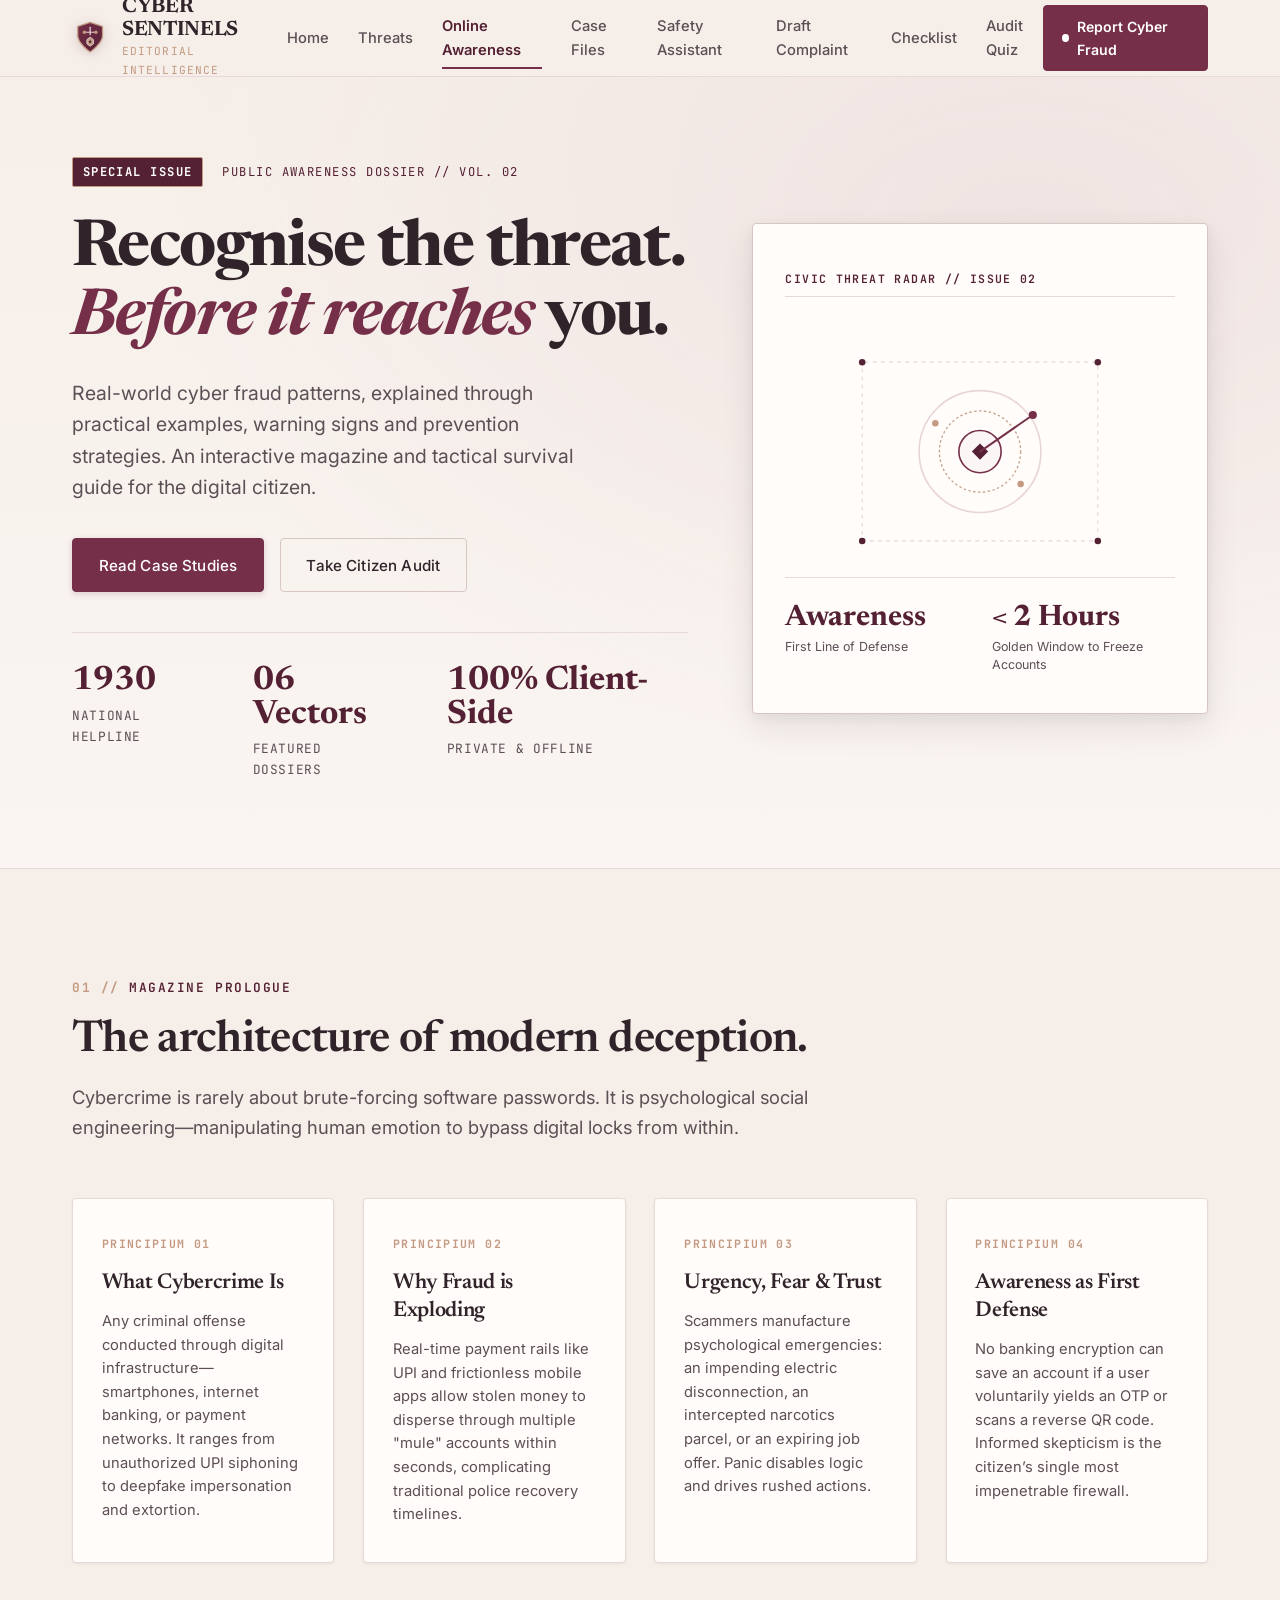
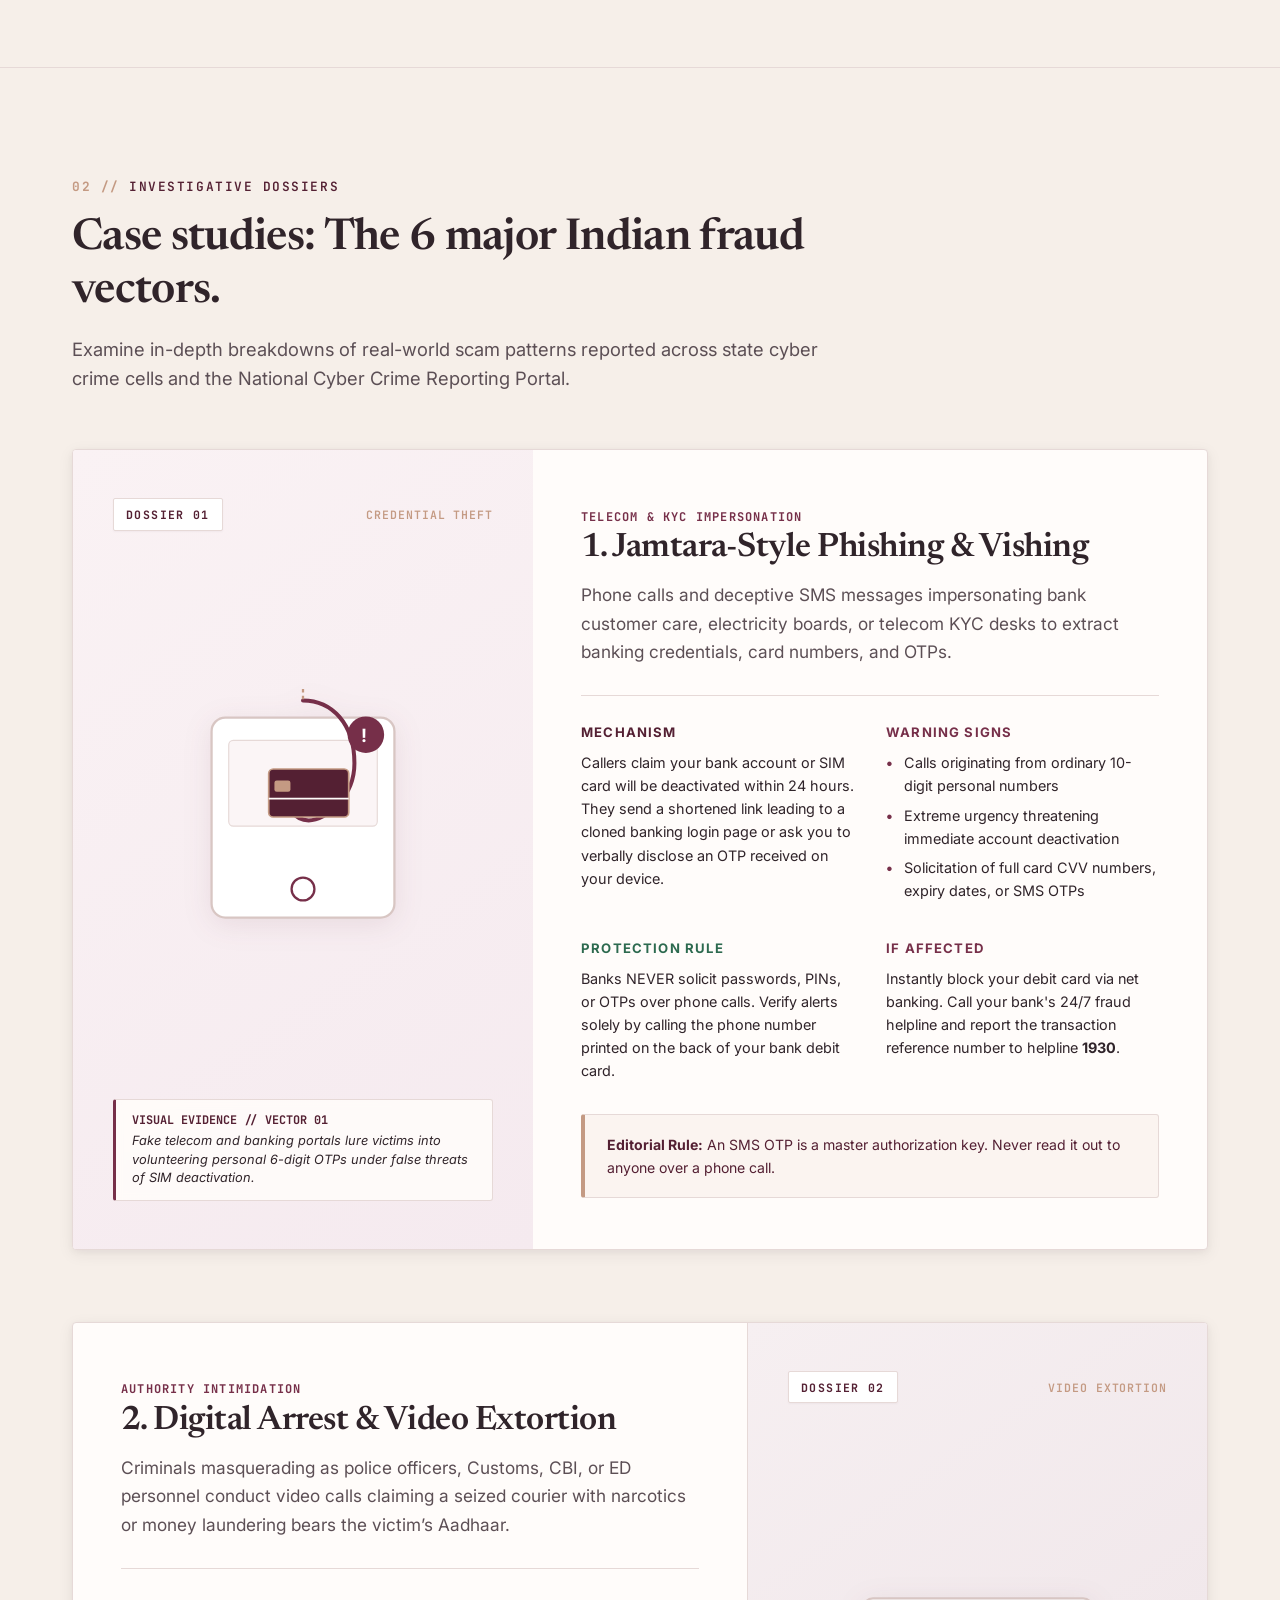
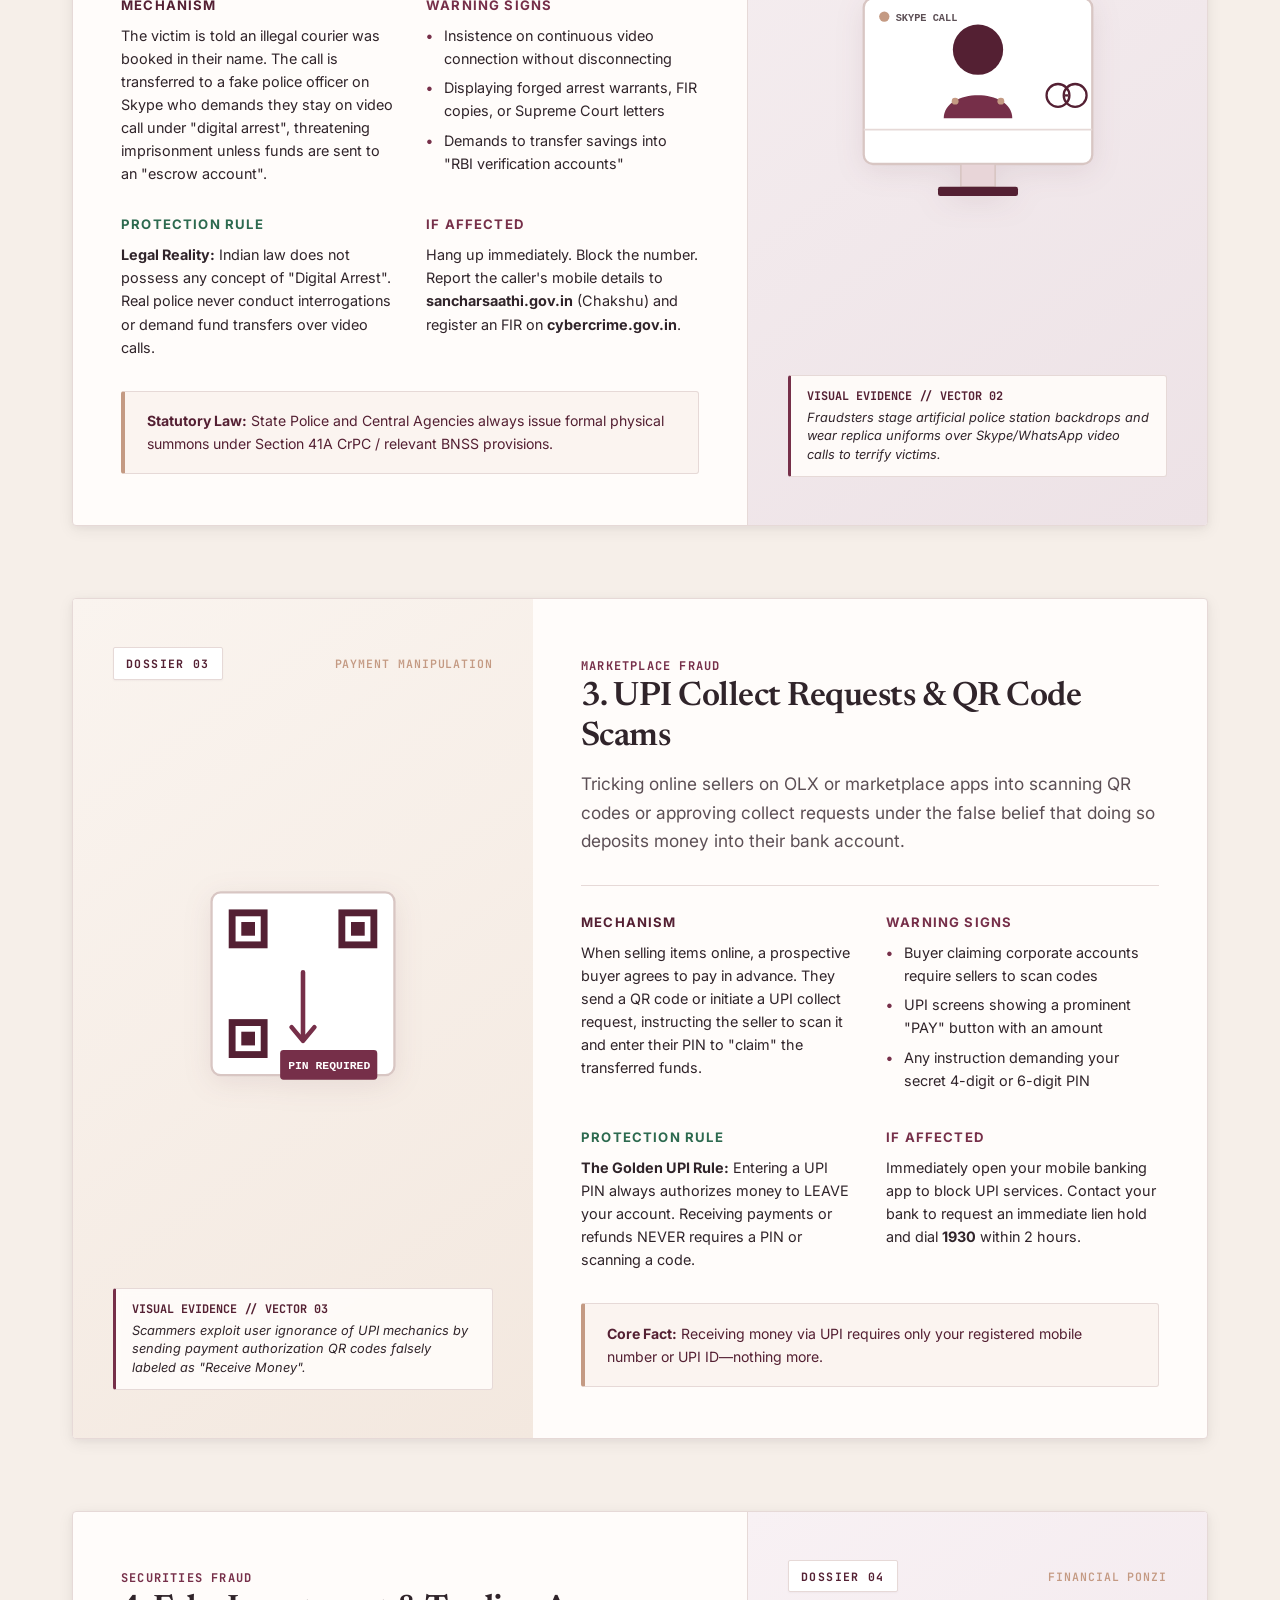
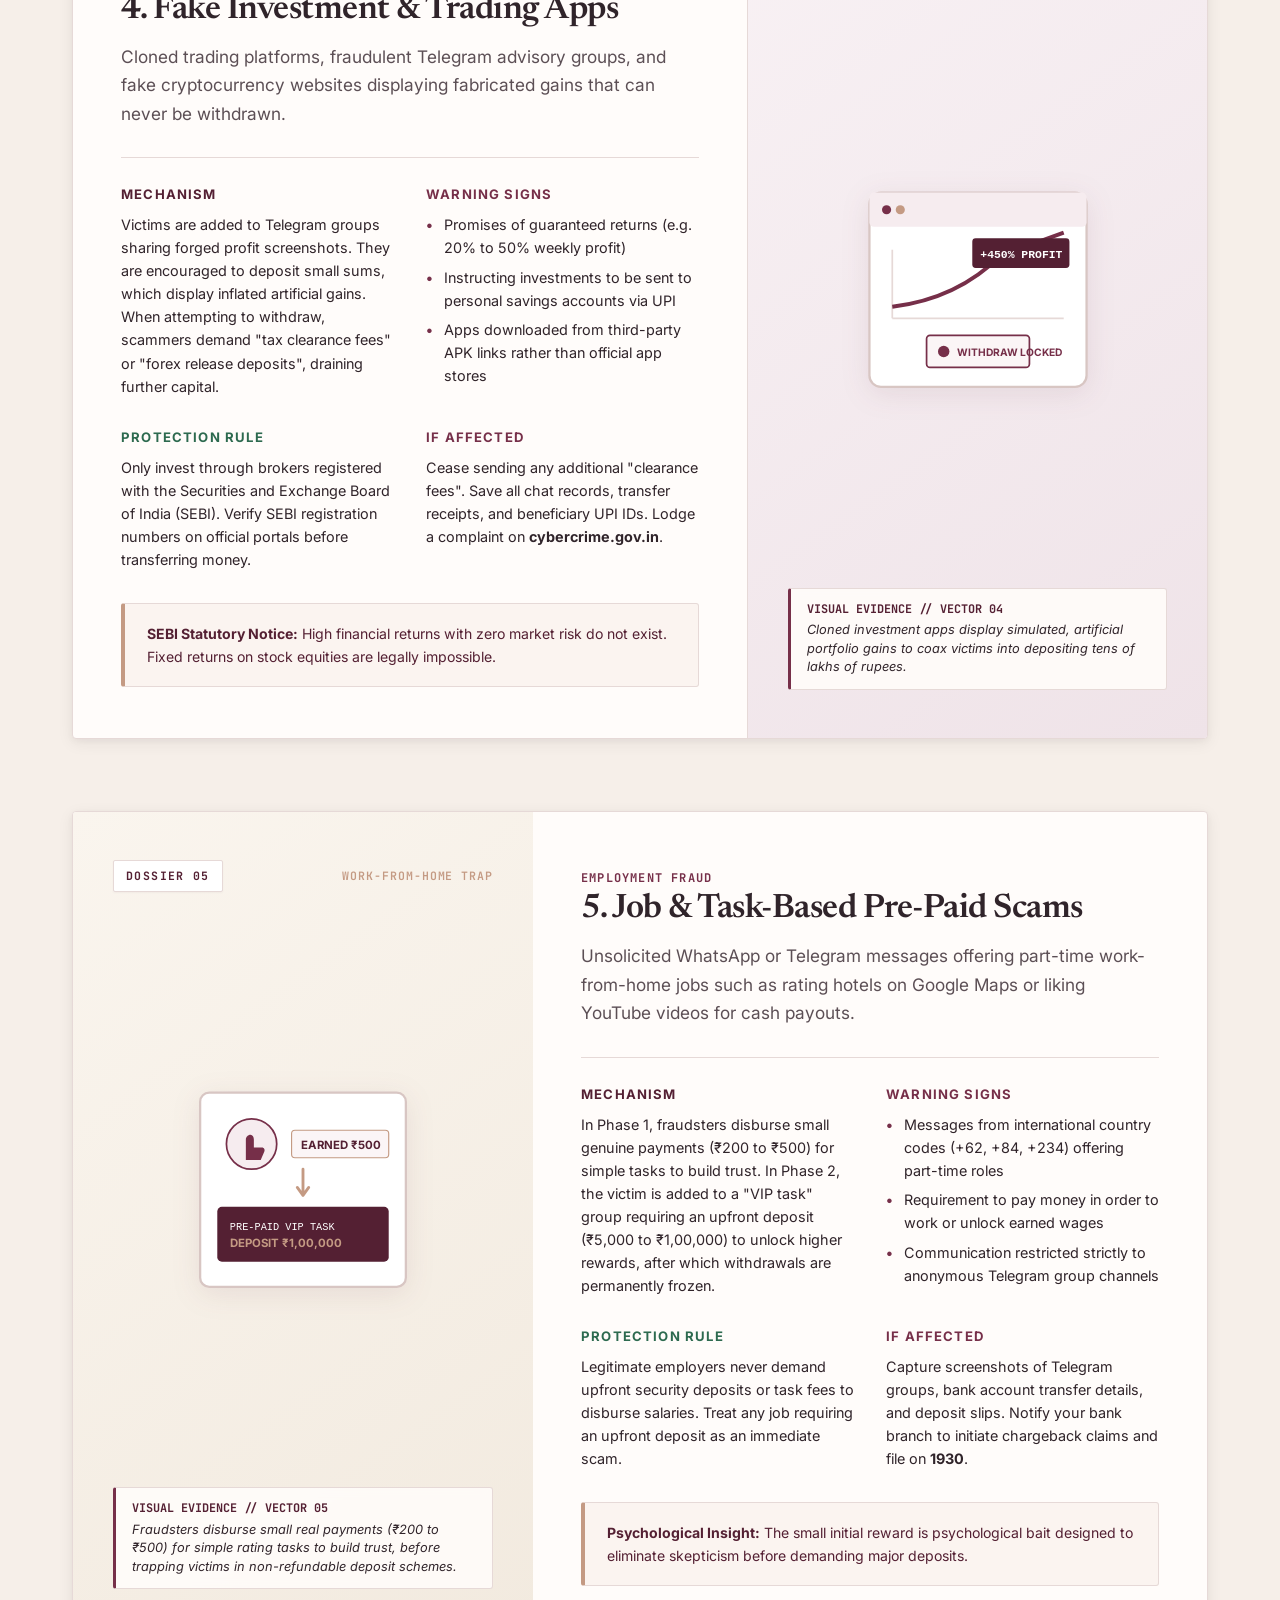
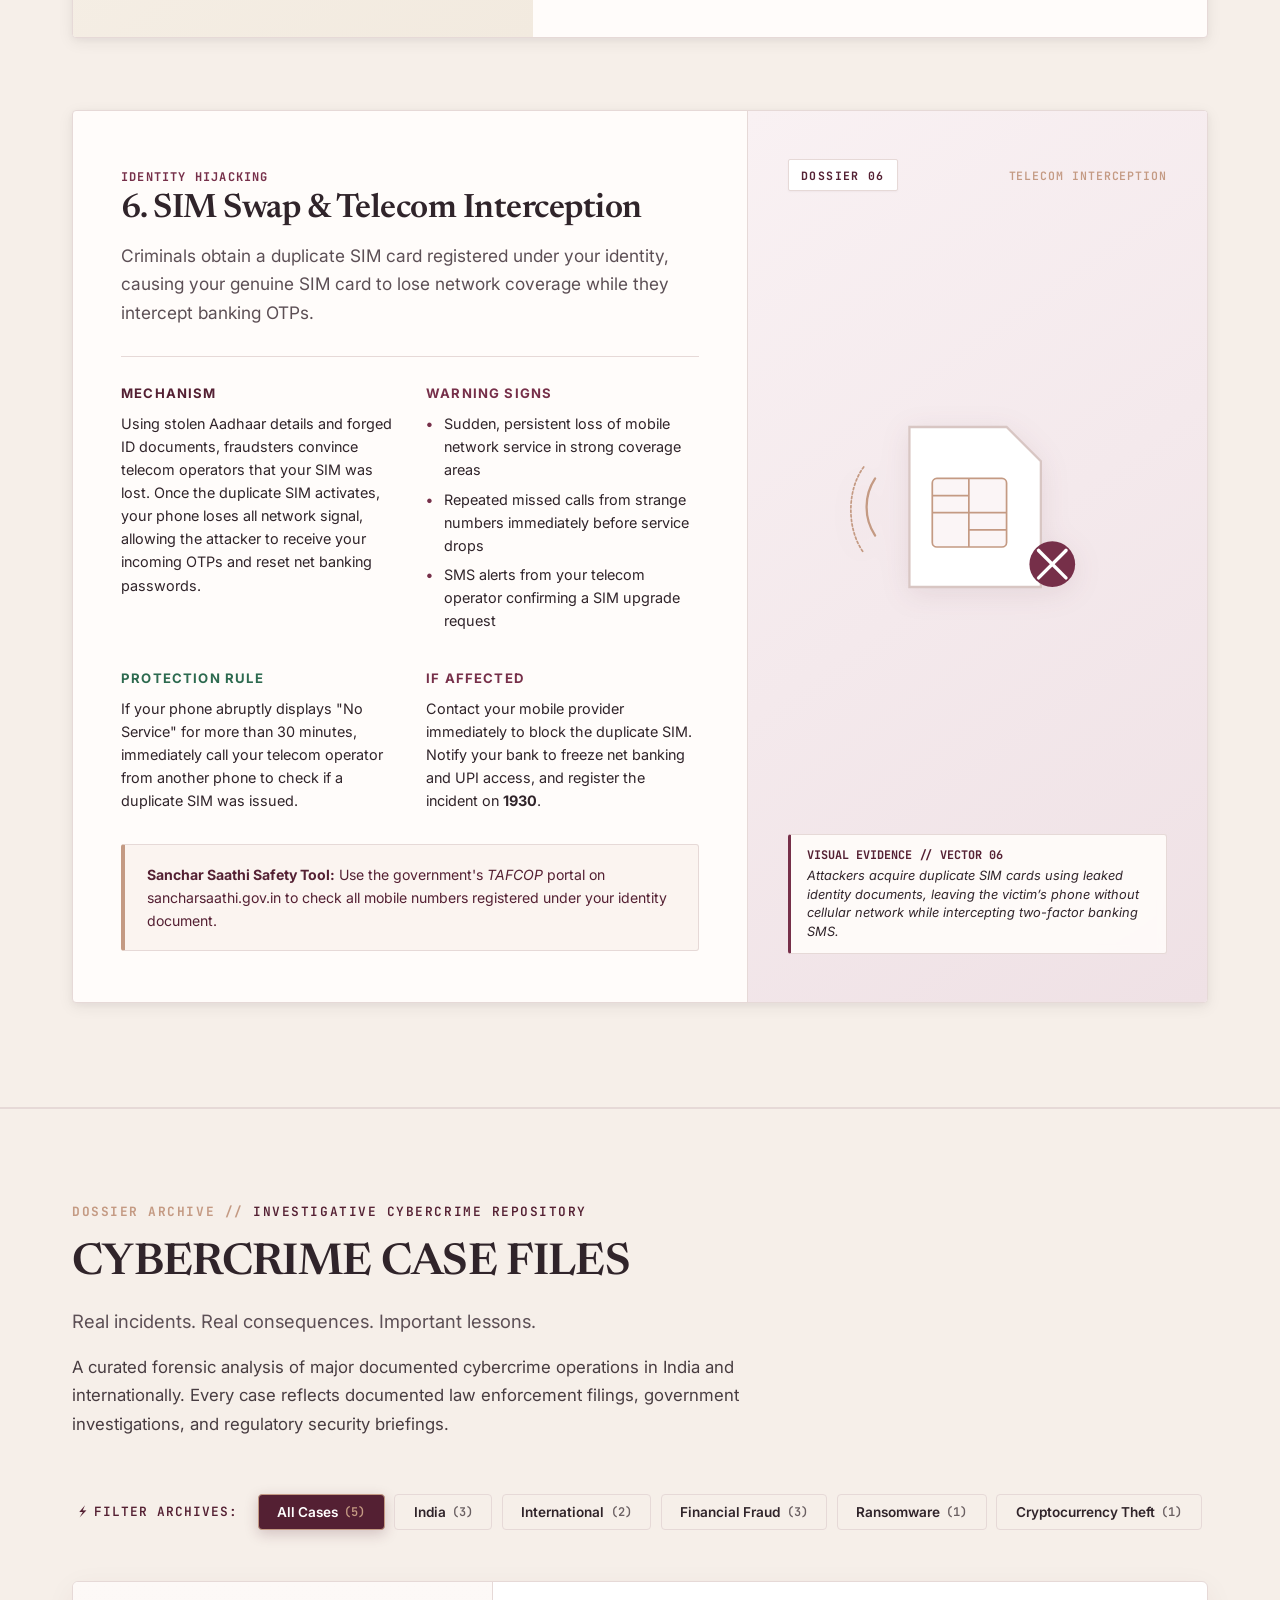
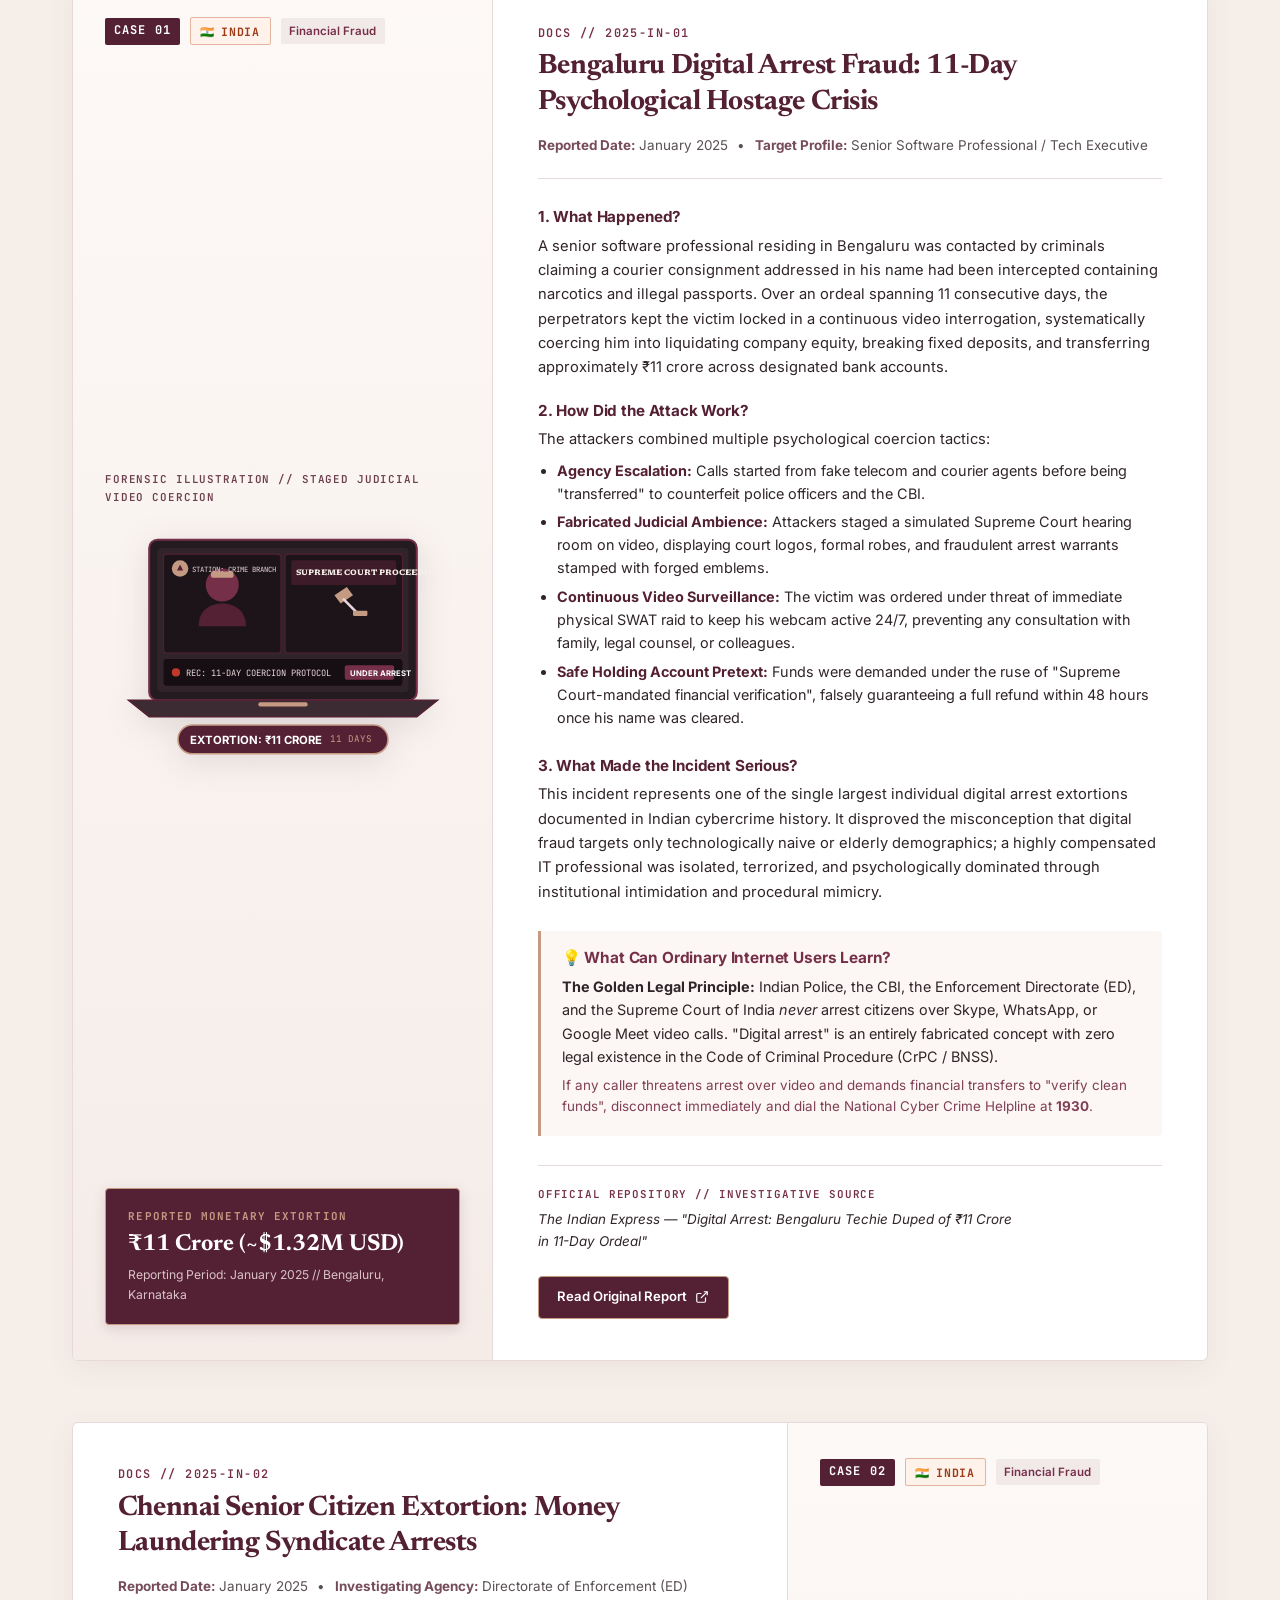
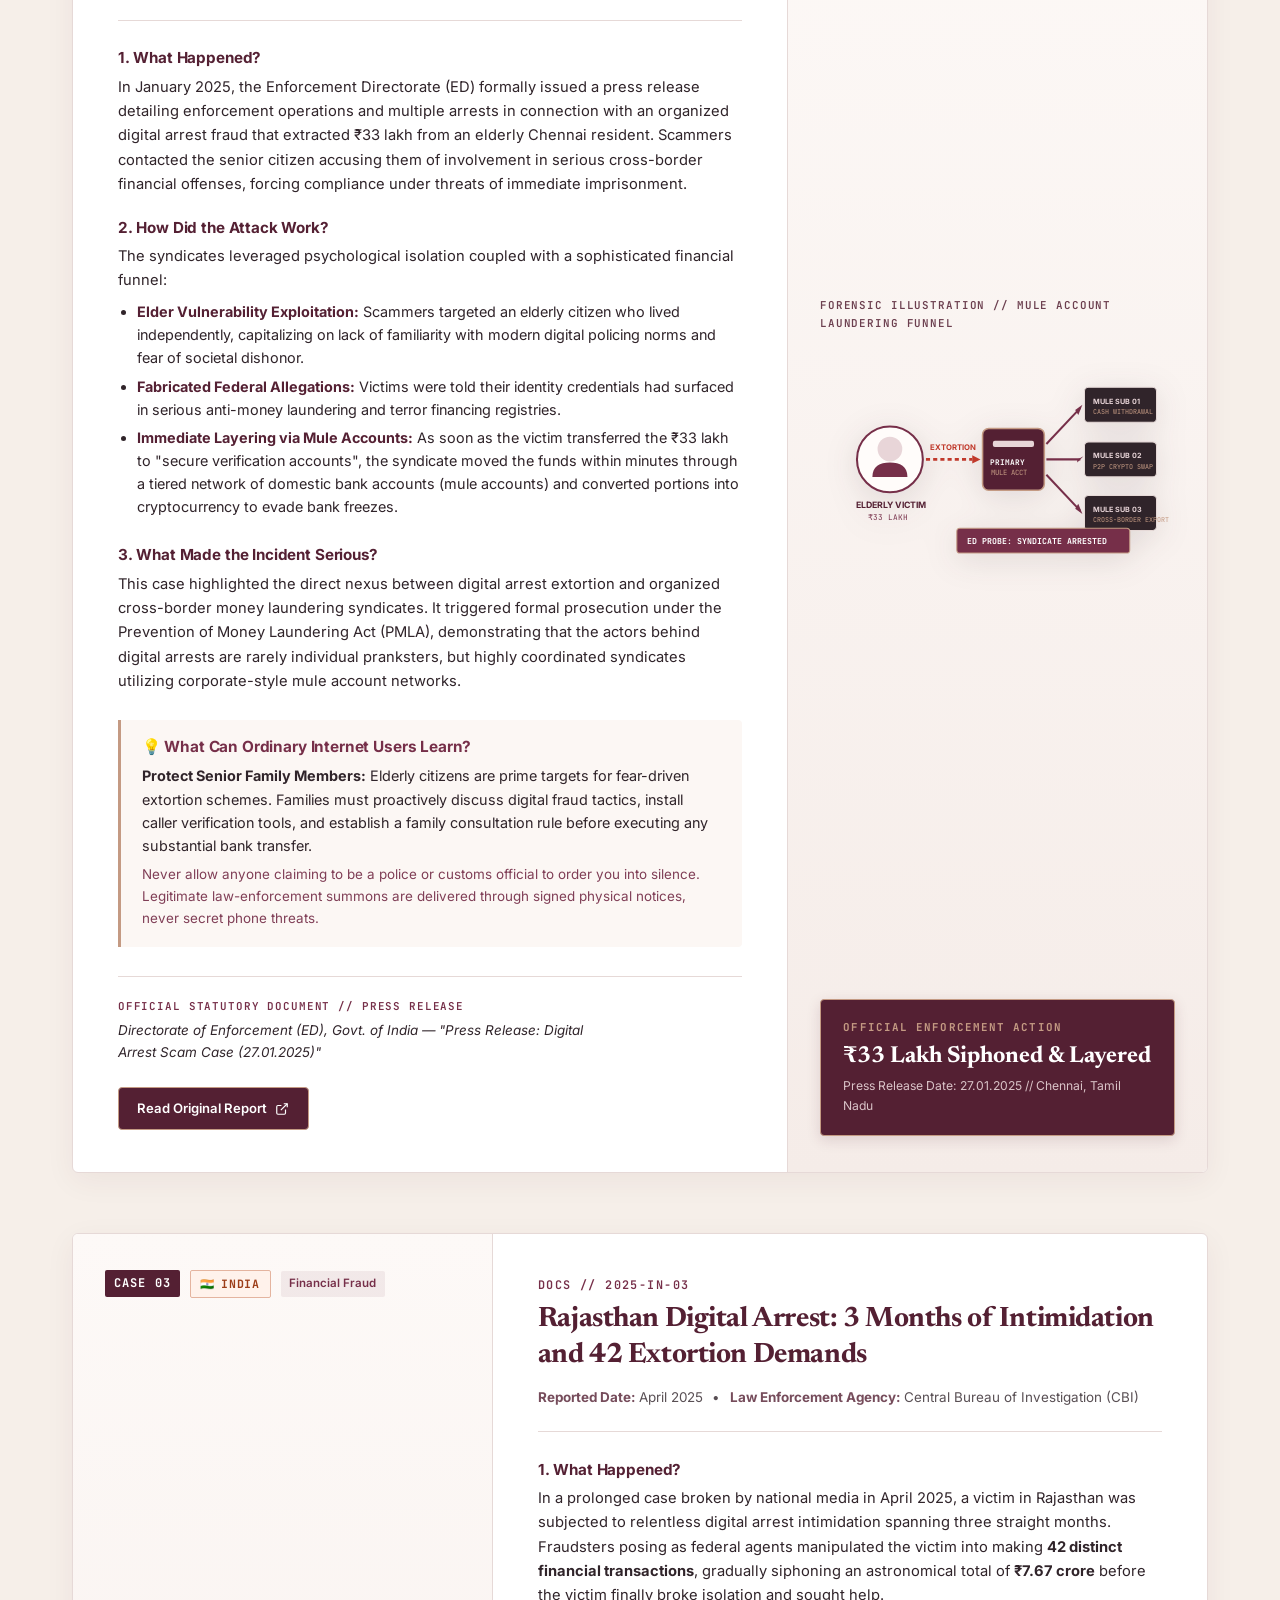
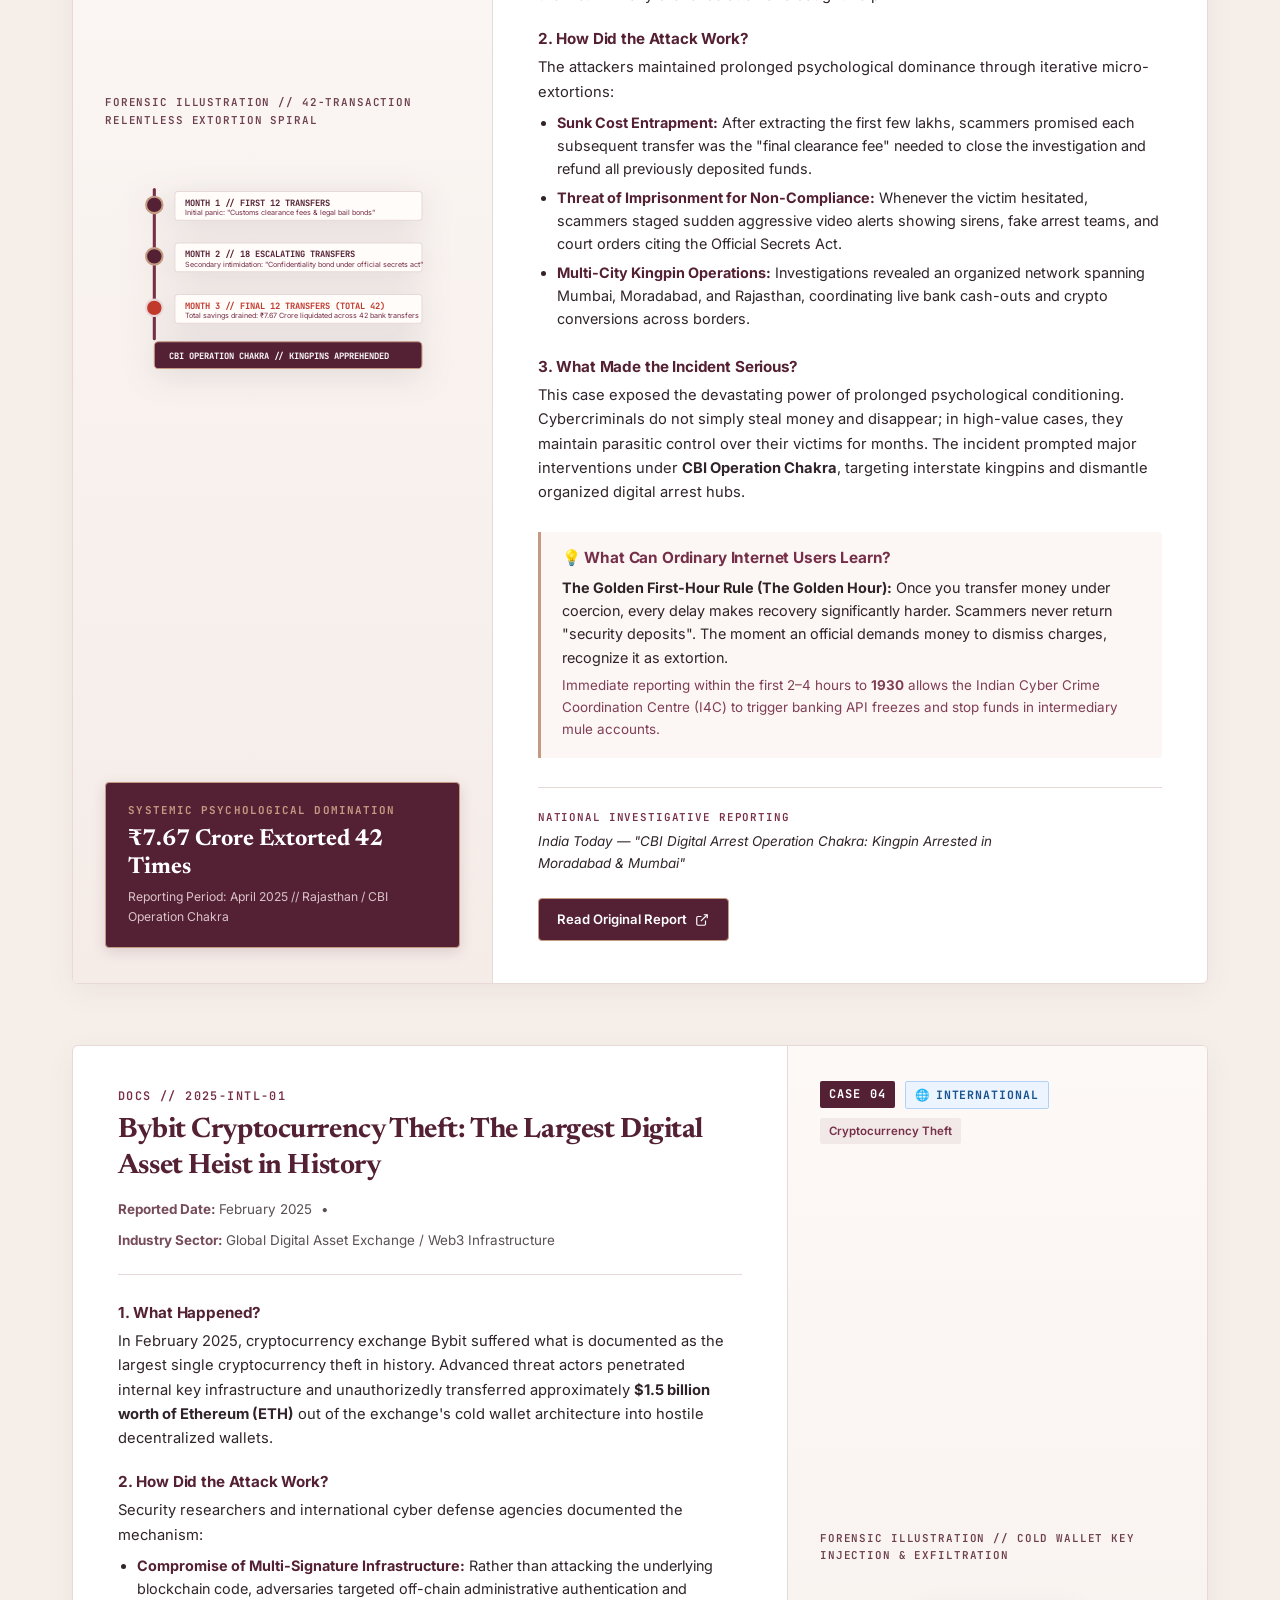
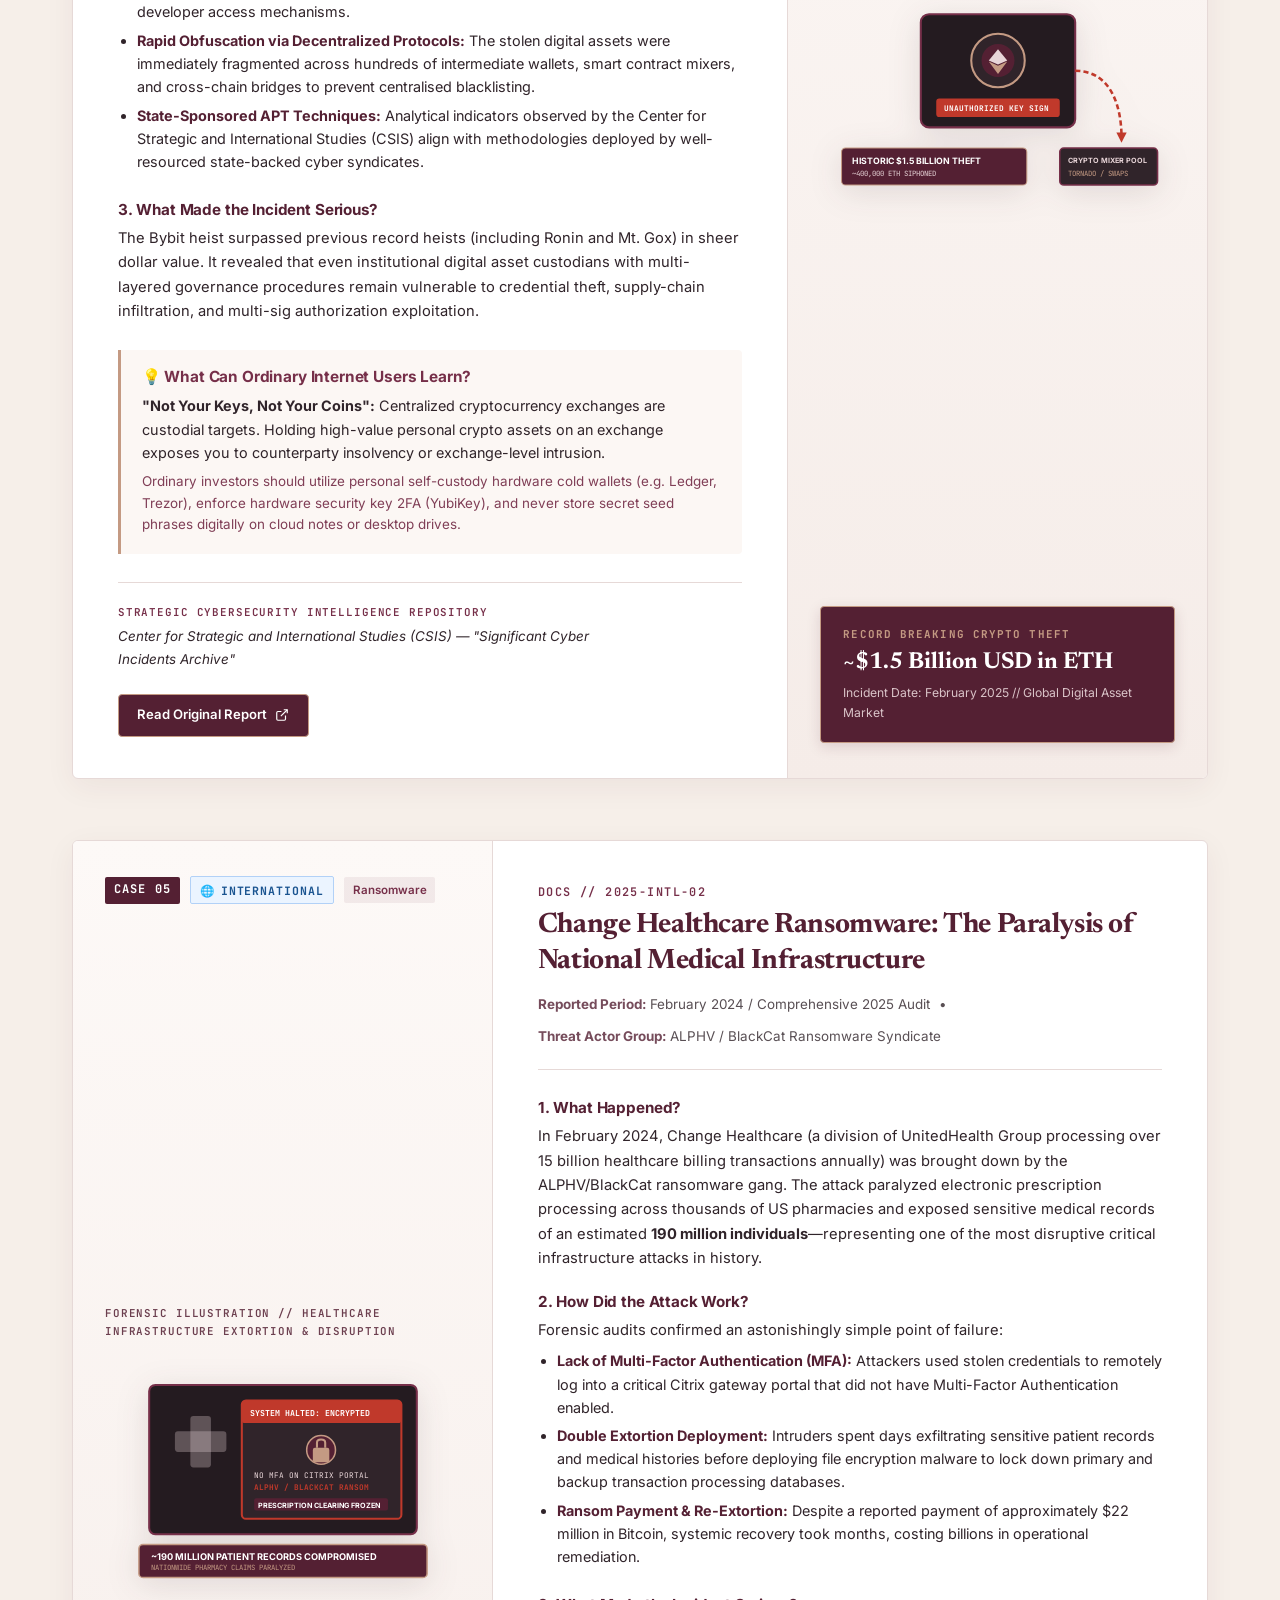
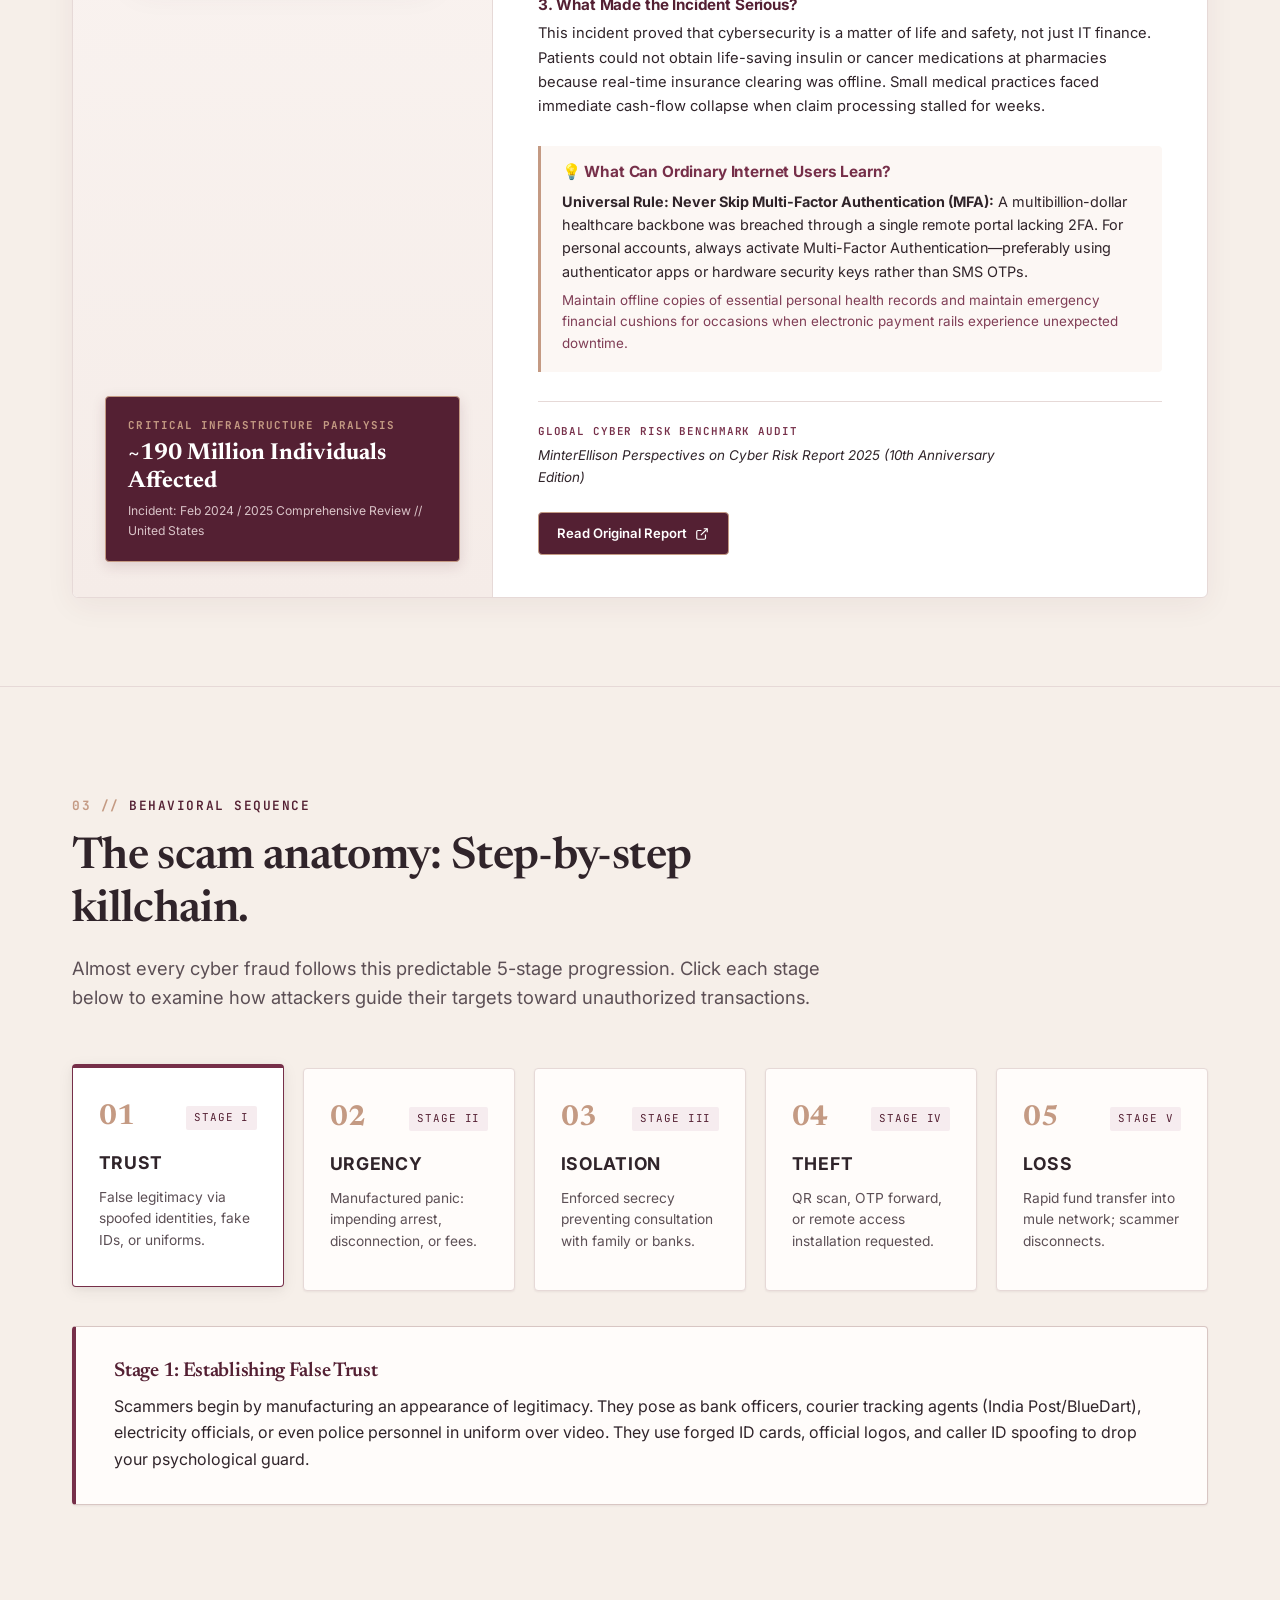
<file: Cyber Sentials/awareness.html>
<!DOCTYPE html>
<html lang="en">
<head>
  <meta charset="UTF-8">
  <meta name="viewport" content="width=device-width, initial-scale=1.0">
  <title>Online Cyber Awareness — CYBER SENTINELS</title>
  <meta name="description" content="A premium digital magazine exploration of modern cyber fraud patterns in India, visual case dossiers, psychological killchains, interactive awareness testing, and emergency reporting.">

  <!-- Typography: Newsreader (Editorial Serif), Inter (Clean Sans-Serif), JetBrains Mono (Code/Mono) -->
  <link rel="preconnect" href="https://fonts.googleapis.com">
  <link rel="preconnect" href="https://fonts.gstatic.com" crossorigin>
  <link href="https://fonts.googleapis.com/css2?family=Inter:wght@300;400;500;600;700&family=JetBrains+Mono:wght@400;500;600&family=Newsreader:ital,opsz,wght@0,6..72,400;0,6..72,600;0,6..72,700;1,6..72,400&display=swap" rel="stylesheet">

  <!-- Main Stylesheet & Editorial Magazine Stylesheet -->
  <link rel="stylesheet" href="css/style.css">
  <link rel="stylesheet" href="css/awareness.css">
</head>
<body>

  <!-- =========================================================================
       MAGAZINE NAVIGATION BAR
       ========================================================================= -->
  <header class="navbar" role="banner">
    <div class="container nav-container">
      <!-- Brand Wordmark with Custom Shield Insignia -->
      <a href="index.html" class="brand" aria-label="Cyber Sentinels Home">
        <div class="brand-insignia" aria-hidden="true">
          <svg class="logo-shield-svg" viewBox="0 0 44 44" fill="none" xmlns="http://www.w3.org/2000/svg">
            <path d="M22 3 L37 8 V19 C37 28.5 22 39 22 39 C22 39 7 28.5 7 19 V8 L22 3 Z" fill="url(#shieldGradAw)" stroke="#C49A83" stroke-width="1.5"/>
            <path d="M22 9 V18" stroke="#E8D5D8" stroke-width="1.5" stroke-linecap="round"/>
            <path d="M15 15 H22 H29" stroke="#E8D5D8" stroke-width="1.2" stroke-linecap="round"/>
            <circle cx="15" cy="15" r="2" fill="#C49A83"/>
            <circle cx="29" cy="15" r="2" fill="#C49A83"/>
            <path d="M18 24 L22 21 L26 24 V29 L22 32 L18 29 Z" fill="#C49A83" stroke="#FFFFFF" stroke-width="0.8"/>
            <circle cx="22" cy="26.5" r="1.5" fill="#542033"/>
            <defs>
              <linearGradient id="shieldGradAw" x1="7" y1="3" x2="37" y2="39" gradientUnits="userSpaceOnUse">
                <stop stop-color="#762F49"/>
                <stop offset="1" stop-color="#542033"/>
              </linearGradient>
            </defs>
          </svg>
        </div>
        <div class="brand-text">
          <span class="brand-name">CYBER SENTINELS</span>
          <span class="brand-tagline">Editorial Intelligence</span>
        </div>
      </a>

      <!-- Navigation Links -->
      <nav id="navLinks" class="nav-links" role="navigation" aria-label="Main Navigation">
        <a href="index.html#home" class="nav-link">Home</a>
        <a href="index.html#threats" class="nav-link">Threats</a>
        <a href="awareness.html" class="nav-link active">Online Awareness</a>
        <a href="#case-files" class="nav-link">Case Files</a>
        <a href="index.html#assistant" class="nav-link">Safety Assistant</a>
        <a href="index.html#complaint" class="nav-link">Draft Complaint</a>
        <a href="index.html#checklist" class="nav-link">Checklist</a>
        <a href="#quiz" class="nav-link">Audit Quiz</a>
      </nav>

      <!-- Action Button & Mobile Toggle -->
      <div class="nav-actions">
        <a href="https://cybercrime.gov.in" target="_blank" rel="noopener noreferrer" class="emergency-btn" title="Official Government Portal">
          <span class="emergency-pulse" aria-hidden="true"></span>
          Report Cyber Fraud
        </a>
        <button id="mobileMenuToggle" class="mobile-toggle" aria-label="Toggle navigation menu" aria-expanded="false">
          <svg viewBox="0 0 24 24" fill="none" stroke="currentColor" stroke-width="2" stroke-linecap="round" stroke-linejoin="round" aria-hidden="true">
            <line x1="3" y1="12" x2="21" y2="12"></line>
            <line x1="3" y1="6" x2="21" y2="6"></line>
            <line x1="3" y1="18" x2="21" y2="18"></line>
          </svg>
        </button>
      </div>
    </div>
  </header>

  <main>
    <!-- =========================================================================
         HERO SECTION: DIGITAL MAGAZINE COVER FEATURE
         ========================================================================= -->
    <section class="hero hero-awareness">
      <div class="container hero-grid">
        <div class="hero-content">
          <div class="magazine-volume-strip">
            <span class="vol-badge">SPECIAL ISSUE</span>
            <span>PUBLIC AWARENESS DOSSIER // VOL. 02</span>
          </div>

          <h1 class="hero-title">
            Recognise the threat.<br>
            <em>Before it reaches</em> you.
          </h1>

          <p class="hero-description">
            Real-world cyber fraud patterns, explained through practical examples, warning signs and prevention strategies. An interactive magazine and tactical survival guide for the digital citizen.
          </p>

          <div class="hero-actions">
            <a href="#cases" class="btn btn-primary">Read Case Studies</a>
            <a href="#quiz" class="btn btn-outline">Take Citizen Audit</a>
          </div>

          <div class="hero-stats-row">
            <div class="hero-stat-pill">
              <span class="num">1930</span>
              <span class="desc">National Helpline</span>
            </div>
            <div class="hero-stat-pill">
              <span class="num">06 Vectors</span>
              <span class="desc">Featured Dossiers</span>
            </div>
            <div class="hero-stat-pill">
              <span class="num">100% Client-Side</span>
              <span class="desc">Private &amp; Offline</span>
            </div>
          </div>
        </div>

        <!-- Hero Visual: Civic Radar & Defense Composition -->
        <div class="hero-visual" aria-hidden="true">
          <div class="composition-frame">
            <div class="composition-badge">CIVIC THREAT RADAR // ISSUE 02</div>
            
            <div class="composition-illustration">
              <svg class="shield-graphic" viewBox="0 0 320 250" fill="none" xmlns="http://www.w3.org/2000/svg">
                <!-- Coordinate Border -->
                <rect x="15" y="15" width="290" height="220" rx="3" stroke="#E6D9D7" stroke-width="1.5" stroke-dasharray="5 5" />
                <circle cx="15" cy="15" r="4" fill="#542033" />
                <circle cx="305" cy="15" r="4" fill="#542033" />
                <circle cx="15" cy="235" r="4" fill="#542033" />
                <circle cx="305" cy="235" r="4" fill="#542033" />

                <!-- Digital Eye / Radar Orbit -->
                <circle cx="160" cy="125" r="75" stroke="#E8D5D8" stroke-width="2" />
                <circle cx="160" cy="125" r="50" stroke="#C49A83" stroke-width="1.5" stroke-dasharray="3 3" />
                <circle cx="160" cy="125" r="26" fill="#FBF5F6" stroke="#762F49" stroke-width="2" />
                
                <!-- Central Eye pupil / shield -->
                <path d="M160 115 L170 125 L160 135 L150 125 Z" fill="#542033" />
                
                <!-- Scanning Sweep Beam -->
                <line x1="160" y1="125" x2="225" y2="80" stroke="#762F49" stroke-width="2.5" stroke-linecap="round" />
                <circle cx="225" cy="80" r="5" fill="#762F49" />

                <!-- Threat Indicators in Orbit -->
                <circle cx="105" cy="90" r="4" fill="#C49A83" />
                <circle cx="210" cy="165" r="4" fill="#C49A83" />
              </svg>
            </div>

            <div class="composition-stats">
              <div class="stat-item">
                <span class="stat-number">Awareness</span>
                <span class="stat-label">First Line of Defense</span>
              </div>
              <div class="stat-item">
                <span class="stat-number">&lt; 2 Hours</span>
                <span class="stat-label">Golden Window to Freeze Accounts</span>
              </div>
            </div>
          </div>
        </div>
      </div>
    </section>

    <!-- =========================================================================
         SECTION 1: UNDERSTANDING CYBER FRAUD (MAGAZINE EDITORIAL FOUNDATIONS)
         ========================================================================= -->
    <section class="section" id="understanding">
      <div class="container">
        <header class="section-header">
          <div class="section-eyebrow">
            <span class="section-number">01 //</span>
            <span>MAGAZINE PROLOGUE</span>
          </div>
          <h2 class="section-title">The architecture of modern deception.</h2>
          <p class="section-subtitle">
            Cybercrime is rarely about brute-forcing software passwords. It is psychological social engineering—manipulating human emotion to bypass digital locks from within.
          </p>
        </header>

        <div class="foundations-grid">
          <!-- Foundation 1 -->
          <div class="foundation-card">
            <span class="foundation-badge">
              <span>PRINCIPIUM 01</span>
            </span>
            <h3>What Cybercrime Is</h3>
            <p>
              Any criminal offense conducted through digital infrastructure—smartphones, internet banking, or payment networks. It ranges from unauthorized UPI siphoning to deepfake impersonation and extortion.
            </p>
          </div>

          <!-- Foundation 2 -->
          <div class="foundation-card">
            <span class="foundation-badge">
              <span>PRINCIPIUM 02</span>
            </span>
            <h3>Why Fraud is Exploding</h3>
            <p>
              Real-time payment rails like UPI and frictionless mobile apps allow stolen money to disperse through multiple "mule" accounts within seconds, complicating traditional police recovery timelines.
            </p>
          </div>

          <!-- Foundation 3 -->
          <div class="foundation-card">
            <span class="foundation-badge">
              <span>PRINCIPIUM 03</span>
            </span>
            <h3>Urgency, Fear &amp; Trust</h3>
            <p>
              Scammers manufacture psychological emergencies: an impending electric disconnection, an intercepted narcotics parcel, or an expiring job offer. Panic disables logic and drives rushed actions.
            </p>
          </div>

          <!-- Foundation 4 -->
          <div class="foundation-card">
            <span class="foundation-badge">
              <span>PRINCIPIUM 04</span>
            </span>
            <h3>Awareness as First Defense</h3>
            <p>
              No banking encryption can save an account if a user voluntarily yields an OTP or scans a reverse QR code. Informed skepticism is the citizen’s single most impenetrable firewall.
            </p>
          </div>
        </div>
      </div>
    </section>

    <!-- =========================================================================
         SECTIONS 2 & 3: EDITORIAL MAGAZINE CASE STUDY DOSSIERS
         Alternating Layouts (Odd: Image Left | Even: Image Right)
         ========================================================================= -->
    <section class="section" id="cases">
      <div class="container">
        <header class="section-header">
          <div class="section-eyebrow">
            <span class="section-number">02 //</span>
            <span>INVESTIGATIVE DOSSIERS</span>
          </div>
          <h2 class="section-title">Case studies: The 6 major Indian fraud vectors.</h2>
          <p class="section-subtitle">
            Examine in-depth breakdowns of real-world scam patterns reported across state cyber crime cells and the National Cyber Crime Reporting Portal.
          </p>
        </header>

        <div class="case-studies-container">

          <!-- Case 1: Jamtara-Style Phishing (Image Left) -->
          <article class="case-study-card" data-theme="phishing">
            <div class="case-visual-col">
              <div class="case-visual-top">
                <span class="case-tag">DOSSIER 01</span>
                <span class="case-category-pill">CREDENTIAL THEFT</span>
              </div>

              <!-- Illustration 1: Phone, Hook & Compromised Card -->
              <div class="case-vector-wrapper">
                <svg class="case-vector-svg" viewBox="0 0 280 220" fill="none" xmlns="http://www.w3.org/2000/svg">
                  <!-- Phone Frame -->
                  <rect x="60" y="25" width="160" height="175" rx="12" fill="#FFFFFF" stroke="#D8C6C3" stroke-width="2"/>
                  <rect x="75" y="45" width="130" height="75" rx="4" fill="#FBF5F6" stroke="#E6D9D7"/>
                  <circle cx="140" cy="175" r="10" stroke="#762F49" stroke-width="2"/>
                  <!-- Fishing Line & Hook -->
                  <path d="M140 10 C165 10 185 30 185 65 C185 95 160 115 145 115 C132 115 125 102 125 90" stroke="#762F49" stroke-width="3.5" stroke-linecap="round"/>
                  <line x1="140" y1="0" x2="140" y2="10" stroke="#C49A83" stroke-width="2" stroke-dasharray="3 3"/>
                  <!-- Hooked Credit Card -->
                  <rect x="110" y="70" width="70" height="42" rx="4" fill="#542033" stroke="#C49A83" stroke-width="1.5"/>
                  <rect x="115" y="80" width="14" height="10" rx="2" fill="#C49A83"/>
                  <line x1="110" y1="96" x2="180" y2="96" stroke="#FFFCFA" stroke-width="1.5"/>
                  <!-- Warning Badge -->
                  <circle cx="195" cy="40" r="16" fill="#762F49"/>
                  <text x="191" y="46" fill="#FFFFFF" font-size="16" font-weight="bold">!</text>
                </svg>
              </div>

              <div class="case-caption-bar">
                <strong>Visual Evidence // Vector 01</strong>
                Fake telecom and banking portals lure victims into volunteering personal 6-digit OTPs under false threats of SIM deactivation.
              </div>
            </div>

            <div class="case-content-col">
              <div class="case-header">
                <span class="case-kicker">TELECOM &amp; KYC IMPERSONATION</span>
                <h3 class="case-title">1. Jamtara-Style Phishing &amp; Vishing</h3>
                <p class="case-short-desc">
                  Phone calls and deceptive SMS messages impersonating bank customer care, electricity boards, or telecom KYC desks to extract banking credentials, card numbers, and OTPs.
                </p>
              </div>

              <div class="case-grid-details">
                <div class="detail-block block-works">
                  <h4>Mechanism</h4>
                  <p>Callers claim your bank account or SIM card will be deactivated within 24 hours. They send a shortened link leading to a cloned banking login page or ask you to verbally disclose an OTP received on your device.</p>
                </div>
                <div class="detail-block block-warning">
                  <h4>Warning Signs</h4>
                  <ul>
                    <li>Calls originating from ordinary 10-digit personal numbers</li>
                    <li>Extreme urgency threatening immediate account deactivation</li>
                    <li>Solicitation of full card CVV numbers, expiry dates, or SMS OTPs</li>
                  </ul>
                </div>
                <div class="detail-block block-protect">
                  <h4>Protection Rule</h4>
                  <p>Banks NEVER solicit passwords, PINs, or OTPs over phone calls. Verify alerts solely by calling the phone number printed on the back of your bank debit card.</p>
                </div>
                <div class="detail-block block-affected">
                  <h4>If Affected</h4>
                  <p>Instantly block your debit card via net banking. Call your bank's 24/7 fraud helpline and report the transaction reference number to helpline <strong>1930</strong>.</p>
                </div>
              </div>

              <div class="case-footer-action">
                <span><strong>Editorial Rule:</strong> An SMS OTP is a master authorization key. Never read it out to anyone over a phone call.</span>
              </div>
            </div>
          </article>

          <!-- Case 2: Digital Arrest (Image Right - Alternating) -->
          <article class="case-study-card layout-reverse" data-theme="extortion">
            <div class="case-visual-col">
              <div class="case-visual-top">
                <span class="case-tag">DOSSIER 02</span>
                <span class="case-category-pill">VIDEO EXTORTION</span>
              </div>

              <!-- Illustration 2: Fake Video Call Monitor & Staged Court -->
              <div class="case-vector-wrapper">
                <svg class="case-vector-svg" viewBox="0 0 280 220" fill="none" xmlns="http://www.w3.org/2000/svg">
                  <!-- Monitor Display -->
                  <rect x="40" y="30" width="200" height="145" rx="8" fill="#FFFFFF" stroke="#D8C6C3" stroke-width="2"/>
                  <path d="M40 145 H240" stroke="#E6D9D7" stroke-width="1.5"/>
                  <!-- Monitor Stand -->
                  <path d="M125 175 H155 V195 H125 Z" fill="#E8D5D8" stroke="#D8C6C3" stroke-width="1.5"/>
                  <rect x="105" y="195" width="70" height="8" rx="2" fill="#542033"/>
                  <!-- Impersonator in Uniform -->
                  <circle cx="140" cy="75" r="22" fill="#542033"/>
                  <path d="M110 135 C110 108 170 108 170 135 Z" fill="#762F49"/>
                  <!-- Epaulettes / Gold Stars -->
                  <circle cx="120" cy="120" r="3" fill="#C49A83"/>
                  <circle cx="160" cy="120" r="3" fill="#C49A83"/>
                  <!-- Video Call Live Indicator -->
                  <circle cx="58" cy="46" r="4.5" fill="#C49A83"/>
                  <text x="68" y="50" fill="#5C4F55" font-size="9" font-family="monospace" font-weight="bold">SKYPE CALL</text>
                  <!-- Handcuff Emblem -->
                  <circle cx="210" cy="115" r="10" stroke="#542033" stroke-width="2"/>
                  <circle cx="225" cy="115" r="10" stroke="#542033" stroke-width="2"/>
                  <line x1="219" y1="115" x2="216" y2="115" stroke="#542033" stroke-width="2"/>
                </svg>
              </div>

              <div class="case-caption-bar">
                <strong>Visual Evidence // Vector 02</strong>
                Fraudsters stage artificial police station backdrops and wear replica uniforms over Skype/WhatsApp video calls to terrify victims.
              </div>
            </div>

            <div class="case-content-col">
              <div class="case-header">
                <span class="case-kicker">AUTHORITY INTIMIDATION</span>
                <h3 class="case-title">2. Digital Arrest &amp; Video Extortion</h3>
                <p class="case-short-desc">
                  Criminals masquerading as police officers, Customs, CBI, or ED personnel conduct video calls claiming a seized courier with narcotics or money laundering bears the victim’s Aadhaar.
                </p>
              </div>

              <div class="case-grid-details">
                <div class="detail-block block-works">
                  <h4>Mechanism</h4>
                  <p>The victim is told an illegal courier was booked in their name. The call is transferred to a fake police officer on Skype who demands they stay on video call under "digital arrest", threatening imprisonment unless funds are sent to an "escrow account".</p>
                </div>
                <div class="detail-block block-warning">
                  <h4>Warning Signs</h4>
                  <ul>
                    <li>Insistence on continuous video connection without disconnecting</li>
                    <li>Displaying forged arrest warrants, FIR copies, or Supreme Court letters</li>
                    <li>Demands to transfer savings into "RBI verification accounts"</li>
                  </ul>
                </div>
                <div class="detail-block block-protect">
                  <h4>Protection Rule</h4>
                  <p><strong>Legal Reality:</strong> Indian law does not possess any concept of "Digital Arrest". Real police never conduct interrogations or demand fund transfers over video calls.</p>
                </div>
                <div class="detail-block block-affected">
                  <h4>If Affected</h4>
                  <p>Hang up immediately. Block the number. Report the caller's mobile details to <strong>sancharsaathi.gov.in</strong> (Chakshu) and register an FIR on <strong>cybercrime.gov.in</strong>.</p>
                </div>
              </div>

              <div class="case-footer-action">
                <span><strong>Statutory Law:</strong> State Police and Central Agencies always issue formal physical summons under Section 41A CrPC / relevant BNSS provisions.</span>
              </div>
            </div>
          </article>

          <!-- Case 3: UPI & QR Code Scams (Image Left) -->
          <article class="case-study-card" data-theme="upi">
            <div class="case-visual-col">
              <div class="case-visual-top">
                <span class="case-tag">DOSSIER 03</span>
                <span class="case-category-pill">PAYMENT MANIPULATION</span>
              </div>

              <!-- Illustration 3: QR Code & Drain Mechanism -->
              <div class="case-vector-wrapper">
                <svg class="case-vector-svg" viewBox="0 0 280 220" fill="none" xmlns="http://www.w3.org/2000/svg">
                  <!-- QR Grid Frame -->
                  <rect x="60" y="30" width="160" height="160" rx="8" fill="#FFFFFF" stroke="#D8C6C3" stroke-width="2"/>
                  <!-- Position Markers -->
                  <rect x="75" y="45" width="34" height="34" fill="#542033"/>
                  <rect x="81" y="51" width="22" height="22" fill="#FFFFFF"/>
                  <rect x="86" y="56" width="12" height="12" fill="#542033"/>
                  
                  <rect x="171" y="45" width="34" height="34" fill="#542033"/>
                  <rect x="177" y="51" width="22" height="22" fill="#FFFFFF"/>
                  <rect x="182" y="56" width="12" height="12" fill="#542033"/>

                  <rect x="75" y="141" width="34" height="34" fill="#542033"/>
                  <rect x="81" y="147" width="22" height="22" fill="#FFFFFF"/>
                  <rect x="86" y="152" width="12" height="12" fill="#542033"/>

                  <!-- Outflowing Flow Line -->
                  <path d="M140 100 L140 160 M140 160 L130 148 M140 160 L150 148" stroke="#762F49" stroke-width="4" stroke-linecap="round"/>
                  <rect x="120" y="168" width="85" height="26" rx="3" fill="#762F49"/>
                  <text x="127" y="185" fill="#FFFFFF" font-size="10" font-family="monospace" font-weight="bold">PIN REQUIRED</text>
                </svg>
              </div>

              <div class="case-caption-bar">
                <strong>Visual Evidence // Vector 03</strong>
                Scammers exploit user ignorance of UPI mechanics by sending payment authorization QR codes falsely labeled as "Receive Money".
              </div>
            </div>

            <div class="case-content-col">
              <div class="case-header">
                <span class="case-kicker">MARKETPLACE FRAUD</span>
                <h3 class="case-title">3. UPI Collect Requests &amp; QR Code Scams</h3>
                <p class="case-short-desc">
                  Tricking online sellers on OLX or marketplace apps into scanning QR codes or approving collect requests under the false belief that doing so deposits money into their bank account.
                </p>
              </div>

              <div class="case-grid-details">
                <div class="detail-block block-works">
                  <h4>Mechanism</h4>
                  <p>When selling items online, a prospective buyer agrees to pay in advance. They send a QR code or initiate a UPI collect request, instructing the seller to scan it and enter their PIN to "claim" the transferred funds.</p>
                </div>
                <div class="detail-block block-warning">
                  <h4>Warning Signs</h4>
                  <ul>
                    <li>Buyer claiming corporate accounts require sellers to scan codes</li>
                    <li>UPI screens showing a prominent "PAY" button with an amount</li>
                    <li>Any instruction demanding your secret 4-digit or 6-digit PIN</li>
                  </ul>
                </div>
                <div class="detail-block block-protect">
                  <h4>Protection Rule</h4>
                  <p><strong>The Golden UPI Rule:</strong> Entering a UPI PIN always authorizes money to LEAVE your account. Receiving payments or refunds NEVER requires a PIN or scanning a code.</p>
                </div>
                <div class="detail-block block-affected">
                  <h4>If Affected</h4>
                  <p>Immediately open your mobile banking app to block UPI services. Contact your bank to request an immediate lien hold and dial <strong>1930</strong> within 2 hours.</p>
                </div>
              </div>

              <div class="case-footer-action">
                <span><strong>Core Fact:</strong> Receiving money via UPI requires only your registered mobile number or UPI ID—nothing more.</span>
              </div>
            </div>
          </article>

          <!-- Case 4: Fake Investment & Trading (Image Right - Alternating) -->
          <article class="case-study-card layout-reverse" data-theme="trading">
            <div class="case-visual-col">
              <div class="case-visual-top">
                <span class="case-tag">DOSSIER 04</span>
                <span class="case-category-pill">FINANCIAL PONZI</span>
              </div>

              <!-- Illustration 4: Manipulated Stock Dashboard & Locked Funds -->
              <div class="case-vector-wrapper">
                <svg class="case-vector-svg" viewBox="0 0 280 220" fill="none" xmlns="http://www.w3.org/2000/svg">
                  <!-- App Interface -->
                  <rect x="45" y="25" width="190" height="170" rx="10" fill="#FFFFFF" stroke="#D8C6C3" stroke-width="2"/>
                  <!-- Header Bar -->
                  <rect x="45" y="25" width="190" height="30" rx="4" fill="#F6ECEF"/>
                  <circle cx="60" cy="40" r="4" fill="#762F49"/>
                  <circle cx="72" cy="40" r="4" fill="#C49A83"/>
                  <!-- Graph Background Lines -->
                  <line x1="65" y1="135" x2="215" y2="135" stroke="#E6D9D7" stroke-width="1.5"/>
                  <line x1="65" y1="75" x2="65" y2="135" stroke="#E6D9D7" stroke-width="1.5"/>
                  <!-- Manipulated Skyrocketing Curve -->
                  <path d="M65 125 C105 120 135 105 160 80 T215 60" stroke="#762F49" stroke-width="3.5" fill="none"/>
                  <!-- Fake Returns Badge -->
                  <rect x="135" y="65" width="85" height="26" rx="3" fill="#542033"/>
                  <text x="142" y="82" fill="#FFFFFF" font-size="10" font-family="monospace" font-weight="bold">+450% PROFIT</text>
                  <!-- Padlock on Withdrawal -->
                  <rect x="95" y="150" width="90" height="28" rx="3" fill="#FBF5F6" stroke="#762F49" stroke-width="1.5"/>
                  <circle cx="110" cy="164" r="5" fill="#762F49"/>
                  <text x="122" y="168" fill="#762F49" font-size="9" font-weight="bold">WITHDRAW LOCKED</text>
                </svg>
              </div>

              <div class="case-caption-bar">
                <strong>Visual Evidence // Vector 04</strong>
                Cloned investment apps display simulated, artificial portfolio gains to coax victims into depositing tens of lakhs of rupees.
              </div>
            </div>

            <div class="case-content-col">
              <div class="case-header">
                <span class="case-kicker">SECURITIES FRAUD</span>
                <h3 class="case-title">4. Fake Investment &amp; Trading Apps</h3>
                <p class="case-short-desc">
                  Cloned trading platforms, fraudulent Telegram advisory groups, and fake cryptocurrency websites displaying fabricated gains that can never be withdrawn.
                </p>
              </div>

              <div class="case-grid-details">
                <div class="detail-block block-works">
                  <h4>Mechanism</h4>
                  <p>Victims are added to Telegram groups sharing forged profit screenshots. They are encouraged to deposit small sums, which display inflated artificial gains. When attempting to withdraw, scammers demand "tax clearance fees" or "forex release deposits", draining further capital.</p>
                </div>
                <div class="detail-block block-warning">
                  <h4>Warning Signs</h4>
                  <ul>
                    <li>Promises of guaranteed returns (e.g. 20% to 50% weekly profit)</li>
                    <li>Instructing investments to be sent to personal savings accounts via UPI</li>
                    <li>Apps downloaded from third-party APK links rather than official app stores</li>
                  </ul>
                </div>
                <div class="detail-block block-protect">
                  <h4>Protection Rule</h4>
                  <p>Only invest through brokers registered with the Securities and Exchange Board of India (SEBI). Verify SEBI registration numbers on official portals before transferring money.</p>
                </div>
                <div class="detail-block block-affected">
                  <h4>If Affected</h4>
                  <p>Cease sending any additional "clearance fees". Save all chat records, transfer receipts, and beneficiary UPI IDs. Lodge a complaint on <strong>cybercrime.gov.in</strong>.</p>
                </div>
              </div>

              <div class="case-footer-action">
                <span><strong>SEBI Statutory Notice:</strong> High financial returns with zero market risk do not exist. Fixed returns on stock equities are legally impossible.</span>
              </div>
            </div>
          </article>

          <!-- Case 5: Job & Task-Based Scams (Image Left) -->
          <article class="case-study-card" data-theme="job">
            <div class="case-visual-col">
              <div class="case-visual-top">
                <span class="case-tag">DOSSIER 05</span>
                <span class="case-category-pill">WORK-FROM-HOME TRAP</span>
              </div>

              <!-- Illustration 5: Like Bait & Financial Extortion -->
              <div class="case-vector-wrapper">
                <svg class="case-vector-svg" viewBox="0 0 280 220" fill="none" xmlns="http://www.w3.org/2000/svg">
                  <!-- Task Window -->
                  <rect x="50" y="25" width="180" height="170" rx="8" fill="#FFFFFF" stroke="#D8C6C3" stroke-width="2"/>
                  <!-- Video Like Icon -->
                  <circle cx="95" cy="70" r="22" fill="#F6ECEF" stroke="#762F49" stroke-width="1.5"/>
                  <path d="M90 73 V66 C90 64 92 62 94 62 C96 62 97 64 97 66 V73 H104 C106 73 107 75 106 77 L103 84 H90 V73 Z" fill="#762F49"/>
                  <!-- Earnings Badge -->
                  <rect x="130" y="58" width="85" height="24" rx="3" fill="#FBF5F6" stroke="#C49A83"/>
                  <text x="138" y="74" fill="#542033" font-size="10" font-weight="bold">EARNED ₹500</text>
                  <!-- Trap Transition Arrow -->
                  <path d="M140 92 V115 M140 115 L135 108 M140 115 L145 108" stroke="#C49A83" stroke-width="2.5" stroke-linecap="round"/>
                  <!-- Frozen Deposit Demand -->
                  <rect x="65" y="125" width="150" height="48" rx="4" fill="#542033"/>
                  <text x="76" y="145" fill="#FFFFFF" font-size="9" font-family="monospace">PRE-PAID VIP TASK</text>
                  <text x="76" y="160" fill="#C49A83" font-size="10" font-weight="bold">DEPOSIT ₹1,00,000</text>
                </svg>
              </div>

              <div class="case-caption-bar">
                <strong>Visual Evidence // Vector 05</strong>
                Fraudsters disburse small real payments (₹200 to ₹500) for simple rating tasks to build trust, before trapping victims in non-refundable deposit schemes.
              </div>
            </div>

            <div class="case-content-col">
              <div class="case-header">
                <span class="case-kicker">EMPLOYMENT FRAUD</span>
                <h3 class="case-title">5. Job &amp; Task-Based Pre-Paid Scams</h3>
                <p class="case-short-desc">
                  Unsolicited WhatsApp or Telegram messages offering part-time work-from-home jobs such as rating hotels on Google Maps or liking YouTube videos for cash payouts.
                </p>
              </div>

              <div class="case-grid-details">
                <div class="detail-block block-works">
                  <h4>Mechanism</h4>
                  <p>In Phase 1, fraudsters disburse small genuine payments (₹200 to ₹500) for simple tasks to build trust. In Phase 2, the victim is added to a "VIP task" group requiring an upfront deposit (₹5,000 to ₹1,00,000) to unlock higher rewards, after which withdrawals are permanently frozen.</p>
                </div>
                <div class="detail-block block-warning">
                  <h4>Warning Signs</h4>
                  <ul>
                    <li>Messages from international country codes (+62, +84, +234) offering part-time roles</li>
                    <li>Requirement to pay money in order to work or unlock earned wages</li>
                    <li>Communication restricted strictly to anonymous Telegram group channels</li>
                  </ul>
                </div>
                <div class="detail-block block-protect">
                  <h4>Protection Rule</h4>
                  <p>Legitimate employers never demand upfront security deposits or task fees to disburse salaries. Treat any job requiring an upfront deposit as an immediate scam.</p>
                </div>
                <div class="detail-block block-affected">
                  <h4>If Affected</h4>
                  <p>Capture screenshots of Telegram groups, bank account transfer details, and deposit slips. Notify your bank branch to initiate chargeback claims and file on <strong>1930</strong>.</p>
                </div>
              </div>

              <div class="case-footer-action">
                <span><strong>Psychological Insight:</strong> The small initial reward is psychological bait designed to eliminate skepticism before demanding major deposits.</span>
              </div>
            </div>
          </article>

          <!-- Case 6: SIM Swap (Image Right - Alternating) -->
          <article class="case-study-card layout-reverse" data-theme="telecom">
            <div class="case-visual-col">
              <div class="case-visual-top">
                <span class="case-tag">DOSSIER 06</span>
                <span class="case-category-pill">TELECOM INTERCEPTION</span>
              </div>

              <!-- Illustration 6: SIM Card Hijack & Disconnected Tower -->
              <div class="case-vector-wrapper">
                <svg class="case-vector-svg" viewBox="0 0 280 220" fill="none" xmlns="http://www.w3.org/2000/svg">
                  <!-- SIM Card Graphic -->
                  <path d="M80 35 H165 L195 65 V175 H80 Z" fill="#FFFFFF" stroke="#D8C6C3" stroke-width="2"/>
                  <!-- Golden Microchip -->
                  <rect x="100" y="80" width="65" height="60" rx="4" fill="#FBF5F6" stroke="#C49A83" stroke-width="1.5"/>
                  <line x1="100" y1="110" x2="165" y2="110" stroke="#C49A83" stroke-width="1.5"/>
                  <line x1="132" y1="80" x2="132" y2="140" stroke="#C49A83" stroke-width="1.5"/>
                  <line x1="100" y1="95" x2="132" y2="95" stroke="#C49A83" stroke-width="1.5"/>
                  <line x1="132" y1="125" x2="165" y2="125" stroke="#C49A83" stroke-width="1.5"/>
                  <!-- Cut Off Telecom Signal -->
                  <circle cx="205" cy="155" r="20" fill="#762F49"/>
                  <line x1="193" y1="143" x2="217" y2="167" stroke="#FFFFFF" stroke-width="3" stroke-linecap="round"/>
                  <line x1="217" y1="143" x2="193" y2="167" stroke="#FFFFFF" stroke-width="3" stroke-linecap="round"/>
                  <!-- Tower Wave Warning -->
                  <path d="M50 80 C40 95 40 115 50 130" stroke="#C49A83" stroke-width="2" stroke-linecap="round"/>
                  <path d="M40 70 C25 90 25 125 40 145" stroke="#C49A83" stroke-width="1.5" stroke-dasharray="2 2" stroke-linecap="round"/>
                </svg>
              </div>

              <div class="case-caption-bar">
                <strong>Visual Evidence // Vector 06</strong>
                Attackers acquire duplicate SIM cards using leaked identity documents, leaving the victim’s phone without cellular network while intercepting two-factor banking SMS.
              </div>
            </div>

            <div class="case-content-col">
              <div class="case-header">
                <span class="case-kicker">IDENTITY HIJACKING</span>
                <h3 class="case-title">6. SIM Swap &amp; Telecom Interception</h3>
                <p class="case-short-desc">
                  Criminals obtain a duplicate SIM card registered under your identity, causing your genuine SIM card to lose network coverage while they intercept banking OTPs.
                </p>
              </div>

              <div class="case-grid-details">
                <div class="detail-block block-works">
                  <h4>Mechanism</h4>
                  <p>Using stolen Aadhaar details and forged ID documents, fraudsters convince telecom operators that your SIM was lost. Once the duplicate SIM activates, your phone loses all network signal, allowing the attacker to receive your incoming OTPs and reset net banking passwords.</p>
                </div>
                <div class="detail-block block-warning">
                  <h4>Warning Signs</h4>
                  <ul>
                    <li>Sudden, persistent loss of mobile network service in strong coverage areas</li>
                    <li>Repeated missed calls from strange numbers immediately before service drops</li>
                    <li>SMS alerts from your telecom operator confirming a SIM upgrade request</li>
                  </ul>
                </div>
                <div class="detail-block block-protect">
                  <h4>Protection Rule</h4>
                  <p>If your phone abruptly displays "No Service" for more than 30 minutes, immediately call your telecom operator from another phone to check if a duplicate SIM was issued.</p>
                </div>
                <div class="detail-block block-affected">
                  <h4>If Affected</h4>
                  <p>Contact your mobile provider immediately to block the duplicate SIM. Notify your bank to freeze net banking and UPI access, and register the incident on <strong>1930</strong>.</p>
                </div>
              </div>

              <div class="case-footer-action">
                <span><strong>Sanchar Saathi Safety Tool:</strong> Use the government's <em>TAFCOP</em> portal on sancharsaathi.gov.in to check all mobile numbers registered under your identity document.</span>
              </div>
            </div>
          </article>

        </div>
      </div>
    </section>

    <!-- =========================================================================
         SECTION: CYBERCRIME CASE FILES
         Real incidents. Real consequences. Important lessons.
         ========================================================================= -->
    <section class="section case-files-section" id="case-files">
      <div class="container">
        
        <header class="section-header">
          <div class="section-eyebrow">
            <span class="section-number">DOSSIER ARCHIVE //</span>
            <span>INVESTIGATIVE CYBERCRIME REPOSITORY</span>
          </div>
          <h2 class="section-title">CYBERCRIME CASE FILES</h2>
          <p class="section-subtitle">Real incidents. Real consequences. Important lessons.</p>
          <p class="case-files-intro">
            A curated forensic analysis of major documented cybercrime operations in India and internationally. Every case reflects documented law enforcement filings, government investigations, and regulatory security briefings.
          </p>
        </header>

        <!-- Interactive Case Filter Controls -->
        <div class="case-filter-wrapper" role="region" aria-label="Case Dossier Filter Options">
          <div class="case-filter-label"><span class="filter-icon">⚡</span> Filter Archives:</div>
          <div class="case-filter-buttons" role="group" aria-label="Filter case dossiers by region or crime taxonomy">
            <button type="button" class="case-filter-btn active" data-filter="all">All Cases <span class="filter-count">(5)</span></button>
            <button type="button" class="case-filter-btn" data-filter="india">India <span class="filter-count">(3)</span></button>
            <button type="button" class="case-filter-btn" data-filter="international">International <span class="filter-count">(2)</span></button>
            <button type="button" class="case-filter-btn" data-filter="financial-fraud">Financial Fraud <span class="filter-count">(3)</span></button>
            <button type="button" class="case-filter-btn" data-filter="ransomware">Ransomware <span class="filter-count">(1)</span></button>
            <button type="button" class="case-filter-btn" data-filter="crypto">Cryptocurrency Theft <span class="filter-count">(1)</span></button>
          </div>
        </div>

        <!-- Case Dossier Cards List -->
        <div class="case-files-list">

          <!-- ===================================================================
               CASE 01: BENGALURU DIGITAL ARREST FRAUD (INDIA)
               =================================================================== -->
          <article class="case-file-card" data-country="india" data-category="financial-fraud">
            <div class="case-file-visual-col">
              <div class="case-file-badge-row">
                <span class="case-file-num">CASE 01</span>
                <span class="country-badge badge-india">
                  <span class="flag-circle">🇮🇳</span> INDIA
                </span>
                <span class="crime-tag-badge">Financial Fraud</span>
              </div>

              <!-- Labeled Original SVG Illustration -->
              <div class="case-file-illustration-wrap">
                <span class="illustration-meta-label">Forensic Illustration // Staged Judicial Video Coercion</span>
                <svg class="case-file-svg" viewBox="0 0 340 240" fill="none" xmlns="http://www.w3.org/2000/svg" role="img" aria-label="Illustration depicting a laptop screen with a staged Supreme Court judicial room and simulated police badge intimidation">
                  <!-- Laptop Chassis -->
                  <rect x="40" y="24" width="260" height="156" rx="8" fill="#241B20" stroke="#762F49" stroke-width="2"/>
                  <!-- Screen Bezel Interior -->
                  <rect x="48" y="32" width="244" height="140" rx="4" fill="#30242A"/>
                  
                  <!-- Fake Video Grid Split (2-Panel Police & Court) -->
                  <rect x="54" y="38" width="114" height="96" rx="3" fill="#1C1418" stroke="#542033" stroke-width="1"/>
                  <rect x="172" y="38" width="114" height="96" rx="3" fill="#1C1418" stroke="#542033" stroke-width="1"/>
                  
                  <!-- Left Panel: Impersonated Officer Profile -->
                  <circle cx="111" cy="68" r="16" fill="#762F49"/>
                  <path d="M88 108 C88 92 100 86 111 86 C122 86 134 92 134 108 Z" fill="#542033"/>
                  <rect x="100" y="55" width="22" height="6" rx="2" fill="#C49A83"/>
                  <!-- Fake Police Badge Overlay -->
                  <circle cx="70" cy="52" r="8" fill="#C49A83"/>
                  <path d="M70 48 L73 54 L67 54 Z" fill="#542033"/>
                  <text x="82" y="55" fill="#E8D5D8" font-size="7" font-family="'JetBrains Mono', monospace">STATION: CRIME BRANCH</text>
                  
                  <!-- Right Panel: Fake Supreme Court Chamber Backing -->
                  <rect x="178" y="44" width="102" height="24" rx="2" fill="#542033" opacity="0.6"/>
                  <text x="183" y="58" fill="#F6EFE9" font-size="7.5" font-family="'Newsreader', serif" font-weight="bold">SUPREME COURT PROCEEDING</text>
                  <!-- Gavel Symbol -->
                  <path d="M220 78 L232 70 L238 78 L226 86 Z" fill="#C49A83"/>
                  <line x1="229" y1="82" x2="242" y2="95" stroke="#E8D5D8" stroke-width="2.5" stroke-linecap="round"/>
                  <rect x="238" y="93" width="14" height="5" rx="1" fill="#C49A83"/>
                  
                  <!-- Video Status Bar -->
                  <rect x="54" y="140" width="232" height="26" rx="3" fill="#160E12"/>
                  <circle cx="66" cy="153" r="4" fill="#C0392B"/>
                  <text x="76" y="156" fill="#E8D5D8" font-size="8.5" font-family="'JetBrains Mono', monospace">REC: 11-DAY COERCION PROTOCOL</text>
                  <rect x="230" y="146" width="48" height="14" rx="2" fill="#762F49"/>
                  <text x="235" y="156" fill="#FFFFFF" font-size="7.5" font-weight="bold">UNDER ARREST</text>

                  <!-- Laptop Base -->
                  <path d="M20 180 H320 L300 196 H40 Z" fill="#3D2B33" stroke="#542033" stroke-width="1.5"/>
                  <rect x="146" y="182" width="48" height="4" rx="2" fill="#C49A83"/>
                  
                  <!-- Extorted Transfer Amount Overlay Pill -->
                  <g transform="translate(68, 204)">
                    <rect x="0" y="0" width="204" height="28" rx="14" fill="#542033" stroke="#C49A83" stroke-width="1.5"/>
                    <text x="12" y="18" fill="#FFFFFF" font-size="11" font-weight="bold" font-family="'Inter', sans-serif">EXTORTION: ₹11 CRORE</text>
                    <text x="148" y="17" fill="#C49A83" font-size="9" font-family="'JetBrains Mono', monospace">11 DAYS</text>
                  </g>
                </svg>
              </div>

              <!-- Impact Statement Highlight Box -->
              <div class="impact-metric-box">
                <span class="impact-label">REPORTED MONETARY EXTORTION</span>
                <span class="impact-figure">₹11 Crore (~$1.32M USD)</span>
                <span class="impact-period">Reporting Period: January 2025 // Bengaluru, Karnataka</span>
              </div>
            </div>

            <div class="case-file-content-col">
              <div class="case-file-header">
                <span class="case-file-kicker">DOCS // 2025-IN-01</span>
                <h3 class="case-file-title">Bengaluru Digital Arrest Fraud: 11-Day Psychological Hostage Crisis</h3>
                <div class="case-file-dateline">
                  <span><strong>Reported Date:</strong> January 2025</span>
                  <span class="meta-separator">•</span>
                  <span><strong>Target Profile:</strong> Senior Software Professional / Tech Executive</span>
                </div>
              </div>

              <div class="case-analysis-grid">
                <!-- What Happened -->
                <div class="case-analysis-item">
                  <h4 class="analysis-heading">1. What Happened?</h4>
                  <p>A senior software professional residing in Bengaluru was contacted by criminals claiming a courier consignment addressed in his name had been intercepted containing narcotics and illegal passports. Over an ordeal spanning 11 consecutive days, the perpetrators kept the victim locked in a continuous video interrogation, systematically coercing him into liquidating company equity, breaking fixed deposits, and transferring approximately ₹11 crore across designated bank accounts.</p>
                </div>

                <!-- How Attack Worked -->
                <div class="case-analysis-item">
                  <h4 class="analysis-heading">2. How Did the Attack Work?</h4>
                  <p>The attackers combined multiple psychological coercion tactics:</p>
                  <ul class="analysis-list">
                    <li><strong>Agency Escalation:</strong> Calls started from fake telecom and courier agents before being "transferred" to counterfeit police officers and the CBI.</li>
                    <li><strong>Fabricated Judicial Ambience:</strong> Attackers staged a simulated Supreme Court hearing room on video, displaying court logos, formal robes, and fraudulent arrest warrants stamped with forged emblems.</li>
                    <li><strong>Continuous Video Surveillance:</strong> The victim was ordered under threat of immediate physical SWAT raid to keep his webcam active 24/7, preventing any consultation with family, legal counsel, or colleagues.</li>
                    <li><strong>Safe Holding Account Pretext:</strong> Funds were demanded under the ruse of "Supreme Court-mandated financial verification", falsely guaranteeing a full refund within 48 hours once his name was cleared.</li>
                  </ul>
                </div>

                <!-- What Made It Serious -->
                <div class="case-analysis-item">
                  <h4 class="analysis-heading">3. What Made the Incident Serious?</h4>
                  <p>This incident represents one of the single largest individual digital arrest extortions documented in Indian cybercrime history. It disproved the misconception that digital fraud targets only technologically naive or elderly demographics; a highly compensated IT professional was isolated, terrorized, and psychologically dominated through institutional intimidation and procedural mimicry.</p>
                </div>

                <!-- Key Lessons -->
                <div class="case-analysis-item lessons-card">
                  <h4 class="analysis-heading lesson-title">💡 What Can Ordinary Internet Users Learn?</h4>
                  <div class="lesson-callout-content">
                    <p><strong>The Golden Legal Principle:</strong> Indian Police, the CBI, the Enforcement Directorate (ED), and the Supreme Court of India <em>never</em> arrest citizens over Skype, WhatsApp, or Google Meet video calls. "Digital arrest" is an entirely fabricated concept with zero legal existence in the Code of Criminal Procedure (CrPC / BNSS).</p>
                    <p class="lesson-subtext">If any caller threatens arrest over video and demands financial transfers to "verify clean funds", disconnect immediately and dial the National Cyber Crime Helpline at <strong>1930</strong>.</p>
                  </div>
                </div>
              </div>

              <!-- Source Reference Footer -->
              <div class="case-file-source-footer">
                <div class="source-info">
                  <span class="source-tag">OFFICIAL REPOSITORY // INVESTIGATIVE SOURCE</span>
                  <span class="source-name">The Indian Express — "Digital Arrest: Bengaluru Techie Duped of ₹11 Crore in 11-Day Ordeal"</span>
                </div>
                <a href="https://indianexpress.com/article/cities/bangalore/digital-arrest-bengaluru-techie-scam-9789027/" target="_blank" rel="noopener noreferrer" class="read-report-btn">
                  <span>Read Original Report</span>
                  <svg width="14" height="14" viewBox="0 0 24 24" fill="none" stroke="currentColor" stroke-width="2"><path d="M18 13v6a2 2 0 0 1-2 2H5a2 2 0 0 1-2-2V8a2 2 0 0 1 2-2h6"></path><polyline points="15 3 21 3 21 9"></polyline><line x1="10" y1="14" x2="21" y2="3"></line></svg>
                </a>
              </div>
            </div>
          </article>


          <!-- ===================================================================
               CASE 02: CHENNAI SENIOR CITIZEN DIGITAL ARREST (INDIA)
               =================================================================== -->
          <article class="case-file-card layout-reverse" data-country="india" data-category="financial-fraud">
            <div class="case-file-visual-col">
              <div class="case-file-badge-row">
                <span class="case-file-num">CASE 02</span>
                <span class="country-badge badge-india">
                  <span class="flag-circle">🇮🇳</span> INDIA
                </span>
                <span class="crime-tag-badge">Financial Fraud</span>
              </div>

              <!-- Labeled Original SVG Illustration -->
              <div class="case-file-illustration-wrap">
                <span class="illustration-meta-label">Forensic Illustration // Mule Account Laundering Funnel</span>
                <svg class="case-file-svg" viewBox="0 0 340 240" fill="none" xmlns="http://www.w3.org/2000/svg" role="img" aria-label="Diagram showing senior citizen victim funds siphoned into layered mule accounts as investigated by the Enforcement Directorate">
                  <!-- Victim Node -->
                  <circle cx="65" cy="115" r="32" fill="#FFFCFA" stroke="#762F49" stroke-width="2"/>
                  <circle cx="65" cy="105" r="12" fill="#E8D5D8"/>
                  <path d="M48 132 C48 122 55 118 65 118 C75 118 82 122 82 132 Z" fill="#762F49"/>
                  <text x="32" y="162" fill="#542033" font-size="8.5" font-family="'Inter', sans-serif" font-weight="bold">ELDERLY VICTIM</text>
                  <text x="44" y="174" fill="#762F49" font-size="7.5" font-family="'JetBrains Mono', monospace">₹33 LAKH</text>

                  <!-- Direct Transfer Flow Path -->
                  <path d="M100 115 L145 115" stroke="#C0392B" stroke-width="2.5" stroke-dasharray="4 3"/>
                  <polygon points="145,111 153,115 145,119" fill="#C0392B"/>
                  <text x="104" y="106" fill="#C0392B" font-size="7.5" font-weight="bold">EXTORTION</text>

                  <!-- Mule Layer 1 (Aggregator Mule Account) -->
                  <rect x="155" y="85" width="60" height="60" rx="6" fill="#542033" stroke="#C49A83" stroke-width="1.5"/>
                  <rect x="165" y="97" width="40" height="6" rx="2" fill="#E8D5D8"/>
                  <text x="162" y="120" fill="#FFFFFF" font-size="7.5" font-family="'JetBrains Mono', monospace" font-weight="bold">PRIMARY</text>
                  <text x="163" y="130" fill="#C49A83" font-size="7" font-family="'JetBrains Mono', monospace">MULE ACCT</text>

                  <!-- Branching Flow into Shell Mules -->
                  <path d="M217 100 L250 65" stroke="#762F49" stroke-width="2"/>
                  <polygon points="252,62 245,67 248,72" fill="#762F49"/>

                  <path d="M217 115 L250 115" stroke="#762F49" stroke-width="2"/>
                  <polygon points="253,112 247,115 247,118" fill="#762F49"/>

                  <path d="M217 130 L250 165" stroke="#762F49" stroke-width="2"/>
                  <polygon points="252,168 248,158 245,163" fill="#762F49"/>

                  <!-- Sub-Mule Layer 2 Accounts -->
                  <g transform="translate(254, 45)">
                    <rect x="0" y="0" width="70" height="34" rx="4" fill="#30242A" stroke="#E6D9D7" stroke-width="1"/>
                    <text x="8" y="16" fill="#E8D5D8" font-size="7" font-weight="bold">MULE SUB 01</text>
                    <text x="8" y="26" fill="#C49A83" font-size="6.5" font-family="'JetBrains Mono', monospace">CASH WITHDRAWAL</text>
                  </g>

                  <g transform="translate(254, 98)">
                    <rect x="0" y="0" width="70" height="34" rx="4" fill="#30242A" stroke="#E6D9D7" stroke-width="1"/>
                    <text x="8" y="16" fill="#E8D5D8" font-size="7" font-weight="bold">MULE SUB 02</text>
                    <text x="8" y="26" fill="#C49A83" font-size="6.5" font-family="'JetBrains Mono', monospace">P2P CRYPTO SWAP</text>
                  </g>

                  <g transform="translate(254, 150)">
                    <rect x="0" y="0" width="70" height="34" rx="4" fill="#30242A" stroke="#E6D9D7" stroke-width="1"/>
                    <text x="8" y="16" fill="#E8D5D8" font-size="7" font-weight="bold">MULE SUB 03</text>
                    <text x="8" y="26" fill="#C49A83" font-size="6.5" font-family="'JetBrains Mono', monospace">CROSS-BORDER EXPORT</text>
                  </g>

                  <!-- ED Enforcement Shield Stamp -->
                  <g transform="translate(130, 182)">
                    <rect x="0" y="0" width="168" height="24" rx="3" fill="#762F49" stroke="#C49A83" stroke-width="1"/>
                    <text x="10" y="15" fill="#FFFFFF" font-size="8" font-weight="bold" font-family="'JetBrains Mono', monospace">ED PROBE: SYNDICATE ARRESTED</text>
                  </g>
                </svg>
              </div>

              <!-- Impact Statement Highlight Box -->
              <div class="impact-metric-box">
                <span class="impact-label">OFFICIAL ENFORCEMENT ACTION</span>
                <span class="impact-figure">₹33 Lakh Siphoned &amp; Layered</span>
                <span class="impact-period">Press Release Date: 27.01.2025 // Chennai, Tamil Nadu</span>
              </div>
            </div>

            <div class="case-file-content-col">
              <div class="case-file-header">
                <span class="case-file-kicker">DOCS // 2025-IN-02</span>
                <h3 class="case-file-title">Chennai Senior Citizen Extortion: Money Laundering Syndicate Arrests</h3>
                <div class="case-file-dateline">
                  <span><strong>Reported Date:</strong> January 2025</span>
                  <span class="meta-separator">•</span>
                  <span><strong>Investigating Agency:</strong> Directorate of Enforcement (ED)</span>
                </div>
              </div>

              <div class="case-analysis-grid">
                <!-- What Happened -->
                <div class="case-analysis-item">
                  <h4 class="analysis-heading">1. What Happened?</h4>
                  <p>In January 2025, the Enforcement Directorate (ED) formally issued a press release detailing enforcement operations and multiple arrests in connection with an organized digital arrest fraud that extracted ₹33 lakh from an elderly Chennai resident. Scammers contacted the senior citizen accusing them of involvement in serious cross-border financial offenses, forcing compliance under threats of immediate imprisonment.</p>
                </div>

                <!-- How Attack Worked -->
                <div class="case-analysis-item">
                  <h4 class="analysis-heading">2. How Did the Attack Work?</h4>
                  <p>The syndicates leveraged psychological isolation coupled with a sophisticated financial funnel:</p>
                  <ul class="analysis-list">
                    <li><strong>Elder Vulnerability Exploitation:</strong> Scammers targeted an elderly citizen who lived independently, capitalizing on lack of familiarity with modern digital policing norms and fear of societal dishonor.</li>
                    <li><strong>Fabricated Federal Allegations:</strong> Victims were told their identity credentials had surfaced in serious anti-money laundering and terror financing registries.</li>
                    <li><strong>Immediate Layering via Mule Accounts:</strong> As soon as the victim transferred the ₹33 lakh to "secure verification accounts", the syndicate moved the funds within minutes through a tiered network of domestic bank accounts (mule accounts) and converted portions into cryptocurrency to evade bank freezes.</li>
                  </ul>
                </div>

                <!-- What Made It Serious -->
                <div class="case-analysis-item">
                  <h4 class="analysis-heading">3. What Made the Incident Serious?</h4>
                  <p>This case highlighted the direct nexus between digital arrest extortion and organized cross-border money laundering syndicates. It triggered formal prosecution under the Prevention of Money Laundering Act (PMLA), demonstrating that the actors behind digital arrests are rarely individual pranksters, but highly coordinated syndicates utilizing corporate-style mule account networks.</p>
                </div>

                <!-- Key Lessons -->
                <div class="case-analysis-item lessons-card">
                  <h4 class="analysis-heading lesson-title">💡 What Can Ordinary Internet Users Learn?</h4>
                  <div class="lesson-callout-content">
                    <p><strong>Protect Senior Family Members:</strong> Elderly citizens are prime targets for fear-driven extortion schemes. Families must proactively discuss digital fraud tactics, install caller verification tools, and establish a family consultation rule before executing any substantial bank transfer.</p>
                    <p class="lesson-subtext">Never allow anyone claiming to be a police or customs official to order you into silence. Legitimate law-enforcement summons are delivered through signed physical notices, never secret phone threats.</p>
                  </div>
                </div>
              </div>

              <!-- Source Reference Footer -->
              <div class="case-file-source-footer">
                <div class="source-info">
                  <span class="source-tag">OFFICIAL STATUTORY DOCUMENT // PRESS RELEASE</span>
                  <span class="source-name">Directorate of Enforcement (ED), Govt. of India — "Press Release: Digital Arrest Scam Case (27.01.2025)"</span>
                </div>
                <a href="https://enforcementdirectorate.gov.in/sites/default/files/latestnews/Press%20Release-Digital%20Arrest%20Scam%20Case%20-%2027.01.2025%201.pdf" target="_blank" rel="noopener noreferrer" class="read-report-btn">
                  <span>Read Original Report</span>
                  <svg width="14" height="14" viewBox="0 0 24 24" fill="none" stroke="currentColor" stroke-width="2"><path d="M18 13v6a2 2 0 0 1-2 2H5a2 2 0 0 1-2-2V8a2 2 0 0 1 2-2h6"></path><polyline points="15 3 21 3 21 9"></polyline><line x1="10" y1="14" x2="21" y2="3"></line></svg>
                </a>
              </div>
            </div>
          </article>


          <!-- ===================================================================
               CASE 03: RAJASTHAN DIGITAL ARREST FRAUD (INDIA)
               =================================================================== -->
          <article class="case-file-card" data-country="india" data-category="financial-fraud">
            <div class="case-file-visual-col">
              <div class="case-file-badge-row">
                <span class="case-file-num">CASE 03</span>
                <span class="country-badge badge-india">
                  <span class="flag-circle">🇮🇳</span> INDIA
                </span>
                <span class="crime-tag-badge">Financial Fraud</span>
              </div>

              <!-- Labeled Original SVG Illustration -->
              <div class="case-file-illustration-wrap">
                <span class="illustration-meta-label">Forensic Illustration // 42-Transaction Relentless Extortion Spiral</span>
                <svg class="case-file-svg" viewBox="0 0 340 240" fill="none" xmlns="http://www.w3.org/2000/svg" role="img" aria-label="Illustration depicting 42 sequential coercive money transfers over a 3-month psychological hostage state before CBI intervention">
                  <!-- Timeline Spine -->
                  <line x1="45" y1="50" x2="45" y2="195" stroke="#762F49" stroke-width="3" stroke-linecap="round"/>
                  
                  <!-- Month 1 Node -->
                  <circle cx="45" cy="65" r="8" fill="#542033" stroke="#C49A83" stroke-width="2"/>
                  <rect x="65" y="52" width="240" height="28" rx="3" fill="#FFFCFA" stroke="#E6D9D7" stroke-width="1"/>
                  <text x="75" y="66" fill="#542033" font-size="8.5" font-family="'JetBrains Mono', monospace" font-weight="bold">MONTH 1 // FIRST 12 TRANSFERS</text>
                  <text x="75" y="75" fill="#762F49" font-size="7">Initial panic: "Customs clearance fees & legal bail bonds"</text>

                  <!-- Month 2 Node -->
                  <circle cx="45" cy="115" r="8" fill="#542033" stroke="#C49A83" stroke-width="2"/>
                  <rect x="65" y="102" width="240" height="28" rx="3" fill="#FFFCFA" stroke="#E6D9D7" stroke-width="1"/>
                  <text x="75" y="116" fill="#542033" font-size="8.5" font-family="'JetBrains Mono', monospace" font-weight="bold">MONTH 2 // 18 ESCALATING TRANSFERS</text>
                  <text x="75" y="125" fill="#762F49" font-size="7">Secondary intimidation: "Confidentiality bond under official secrets act"</text>

                  <!-- Month 3 Node -->
                  <circle cx="45" cy="165" r="8" fill="#C0392B" stroke="#E8D5D8" stroke-width="2"/>
                  <rect x="65" y="152" width="240" height="28" rx="3" fill="#FFFCFA" stroke="#E6D9D7" stroke-width="1"/>
                  <text x="75" y="166" fill="#C0392B" font-size="8.5" font-family="'JetBrains Mono', monospace" font-weight="bold">MONTH 3 // FINAL 12 TRANSFERS (TOTAL 42)</text>
                  <text x="75" y="175" fill="#762F49" font-size="7">Total savings drained: ₹7.67 Crore liquidated across 42 bank transfers</text>

                  <!-- CBI Operation Chakra Banner -->
                  <g transform="translate(45, 198)">
                    <rect x="0" y="0" width="260" height="26" rx="4" fill="#542033" stroke="#C49A83" stroke-width="1"/>
                    <text x="14" y="17" fill="#FFFFFF" font-size="8.5" font-family="'JetBrains Mono', monospace" font-weight="bold">CBI OPERATION CHAKRA // KINGPINS APPREHENDED</text>
                  </g>
                </svg>
              </div>

              <!-- Impact Statement Highlight Box -->
              <div class="impact-metric-box">
                <span class="impact-label">SYSTEMIC PSYCHOLOGICAL DOMINATION</span>
                <span class="impact-figure">₹7.67 Crore Extorted 42 Times</span>
                <span class="impact-period">Reporting Period: April 2025 // Rajasthan / CBI Operation Chakra</span>
              </div>
            </div>

            <div class="case-file-content-col">
              <div class="case-file-header">
                <span class="case-file-kicker">DOCS // 2025-IN-03</span>
                <h3 class="case-file-title">Rajasthan Digital Arrest: 3 Months of Intimidation and 42 Extortion Demands</h3>
                <div class="case-file-dateline">
                  <span><strong>Reported Date:</strong> April 2025</span>
                  <span class="meta-separator">•</span>
                  <span><strong>Law Enforcement Agency:</strong> Central Bureau of Investigation (CBI)</span>
                </div>
              </div>

              <div class="case-analysis-grid">
                <!-- What Happened -->
                <div class="case-analysis-item">
                  <h4 class="analysis-heading">1. What Happened?</h4>
                  <p>In a prolonged case broken by national media in April 2025, a victim in Rajasthan was subjected to relentless digital arrest intimidation spanning three straight months. Fraudsters posing as federal agents manipulated the victim into making <strong>42 distinct financial transactions</strong>, gradually siphoning an astronomical total of <strong>₹7.67 crore</strong> before the victim finally broke isolation and sought help.</p>
                </div>

                <!-- How Attack Worked -->
                <div class="case-analysis-item">
                  <h4 class="analysis-heading">2. How Did the Attack Work?</h4>
                  <p>The attackers maintained prolonged psychological dominance through iterative micro-extortions:</p>
                  <ul class="analysis-list">
                    <li><strong>Sunk Cost Entrapment:</strong> After extracting the first few lakhs, scammers promised each subsequent transfer was the "final clearance fee" needed to close the investigation and refund all previously deposited funds.</li>
                    <li><strong>Threat of Imprisonment for Non-Compliance:</strong> Whenever the victim hesitated, scammers staged sudden aggressive video alerts showing sirens, fake arrest teams, and court orders citing the Official Secrets Act.</li>
                    <li><strong>Multi-City Kingpin Operations:</strong> Investigations revealed an organized network spanning Mumbai, Moradabad, and Rajasthan, coordinating live bank cash-outs and crypto conversions across borders.</li>
                  </ul>
                </div>

                <!-- What Made It Serious -->
                <div class="case-analysis-item">
                  <h4 class="analysis-heading">3. What Made the Incident Serious?</h4>
                  <p>This case exposed the devastating power of prolonged psychological conditioning. Cybercriminals do not simply steal money and disappear; in high-value cases, they maintain parasitic control over their victims for months. The incident prompted major interventions under <strong>CBI Operation Chakra</strong>, targeting interstate kingpins and dismantle organized digital arrest hubs.</p>
                </div>

                <!-- Key Lessons -->
                <div class="case-analysis-item lessons-card">
                  <h4 class="analysis-heading lesson-title">💡 What Can Ordinary Internet Users Learn?</h4>
                  <div class="lesson-callout-content">
                    <p><strong>The Golden First-Hour Rule (The Golden Hour):</strong> Once you transfer money under coercion, every delay makes recovery significantly harder. Scammers never return "security deposits". The moment an official demands money to dismiss charges, recognize it as extortion.</p>
                    <p class="lesson-subtext">Immediate reporting within the first 2–4 hours to <strong>1930</strong> allows the Indian Cyber Crime Coordination Centre (I4C) to trigger banking API freezes and stop funds in intermediary mule accounts.</p>
                  </div>
                </div>
              </div>

              <!-- Source Reference Footer -->
              <div class="case-file-source-footer">
                <div class="source-info">
                  <span class="source-tag">NATIONAL INVESTIGATIVE REPORTING</span>
                  <span class="source-name">India Today — "CBI Digital Arrest Operation Chakra: Kingpin Arrested in Moradabad & Mumbai"</span>
                </div>
                <a href="https://www.indiatoday.in/india/story/cbi-digital-arrest-operation-chakra-kingpin-mumbai-moradabad-cybercrime-2709292-2025-04-15" target="_blank" rel="noopener noreferrer" class="read-report-btn">
                  <span>Read Original Report</span>
                  <svg width="14" height="14" viewBox="0 0 24 24" fill="none" stroke="currentColor" stroke-width="2"><path d="M18 13v6a2 2 0 0 1-2 2H5a2 2 0 0 1-2-2V8a2 2 0 0 1 2-2h6"></path><polyline points="15 3 21 3 21 9"></polyline><line x1="10" y1="14" x2="21" y2="3"></line></svg>
                </a>
              </div>
            </div>
          </article>


          <!-- ===================================================================
               CASE 04: BYBIT CRYPTOCURRENCY THEFT (INTERNATIONAL)
               =================================================================== -->
          <article class="case-file-card layout-reverse" data-country="international" data-category="crypto">
            <div class="case-file-visual-col">
              <div class="case-file-badge-row">
                <span class="case-file-num">CASE 04</span>
                <span class="country-badge badge-intl">
                  <span class="flag-circle">🌐</span> INTERNATIONAL
                </span>
                <span class="crime-tag-badge">Cryptocurrency Theft</span>
              </div>

              <!-- Labeled Original SVG Illustration -->
              <div class="case-file-illustration-wrap">
                <span class="illustration-meta-label">Forensic Illustration // Cold Wallet Key Injection & Exfiltration</span>
                <svg class="case-file-svg" viewBox="0 0 340 240" fill="none" xmlns="http://www.w3.org/2000/svg" role="img" aria-label="Illustration depicting the breach of an exchange digital asset wallet and unauthorized draining of Ethereum reserves">
                  <!-- Central Vault / Cold Wallet Box -->
                  <rect x="95" y="40" width="150" height="110" rx="8" fill="#241B20" stroke="#762F49" stroke-width="2"/>
                  <!-- Digital Safe Dial -->
                  <circle cx="170" cy="85" r="26" fill="#30242A" stroke="#C49A83" stroke-width="2"/>
                  <circle cx="170" cy="85" r="16" fill="#542033"/>
                  <!-- Ethereum Diamond Symbol -->
                  <polygon points="170,74 179,85 170,89 161,85" fill="#E8D5D8"/>
                  <polygon points="170,90 179,86 170,98 161,86" fill="#C49A83"/>

                  <!-- Vault Tamper Breach Alert -->
                  <rect x="110" y="122" width="120" height="18" rx="3" fill="#C0392B"/>
                  <text x="118" y="134" fill="#FFFFFF" font-size="7.5" font-family="'JetBrains Mono', monospace" font-weight="bold">UNAUTHORIZED KEY SIGN</text>

                  <!-- Siphoned Drainage Flow Lines -->
                  <path d="M245 95 C280 95, 290 130, 290 160" stroke="#C0392B" stroke-width="2.5" stroke-dasharray="5 3"/>
                  <polygon points="290,165 285,155 295,155" fill="#C0392B"/>

                  <!-- Attacker Mixer / Sybil Nodes -->
                  <g transform="translate(230, 170)">
                    <rect x="0" y="0" width="95" height="36" rx="4" fill="#30242A" stroke="#762F49" stroke-width="1.5"/>
                    <text x="8" y="15" fill="#E8D5D8" font-size="7" font-weight="bold">CRYPTO MIXER POOL</text>
                    <text x="8" y="27" fill="#C49A83" font-size="7" font-family="'JetBrains Mono', monospace">TORNADO / SWAPS</text>
                  </g>

                  <!-- Left: Impact Callout Label -->
                  <g transform="translate(18, 170)">
                    <rect x="0" y="0" width="180" height="36" rx="4" fill="#542033" stroke="#C49A83" stroke-width="1"/>
                    <text x="10" y="16" fill="#FFFFFF" font-size="8.5" font-weight="bold">HISTORIC $1.5 BILLION THEFT</text>
                    <text x="10" y="27" fill="#E8D5D8" font-size="7" font-family="'JetBrains Mono', monospace">~400,000 ETH SIPHONED</text>
                  </g>
                </svg>
              </div>

              <!-- Impact Statement Highlight Box -->
              <div class="impact-metric-box">
                <span class="impact-label">RECORD BREAKING CRYPTO THEFT</span>
                <span class="impact-figure">~$1.5 Billion USD in ETH</span>
                <span class="impact-period">Incident Date: February 2025 // Global Digital Asset Market</span>
              </div>
            </div>

            <div class="case-file-content-col">
              <div class="case-file-header">
                <span class="case-file-kicker">DOCS // 2025-INTL-01</span>
                <h3 class="case-file-title">Bybit Cryptocurrency Theft: The Largest Digital Asset Heist in History</h3>
                <div class="case-file-dateline">
                  <span><strong>Reported Date:</strong> February 2025</span>
                  <span class="meta-separator">•</span>
                  <span><strong>Industry Sector:</strong> Global Digital Asset Exchange / Web3 Infrastructure</span>
                </div>
              </div>

              <div class="case-analysis-grid">
                <!-- What Happened -->
                <div class="case-analysis-item">
                  <h4 class="analysis-heading">1. What Happened?</h4>
                  <p>In February 2025, cryptocurrency exchange Bybit suffered what is documented as the largest single cryptocurrency theft in history. Advanced threat actors penetrated internal key infrastructure and unauthorizedly transferred approximately <strong>$1.5 billion worth of Ethereum (ETH)</strong> out of the exchange's cold wallet architecture into hostile decentralized wallets.</p>
                </div>

                <!-- How Attack Worked -->
                <div class="case-analysis-item">
                  <h4 class="analysis-heading">2. How Did the Attack Work?</h4>
                  <p>Security researchers and international cyber defense agencies documented the mechanism:</p>
                  <ul class="analysis-list">
                    <li><strong>Compromise of Multi-Signature Infrastructure:</strong> Rather than attacking the underlying blockchain code, adversaries targeted off-chain administrative authentication and developer access mechanisms.</li>
                    <li><strong>Rapid Obfuscation via Decentralized Protocols:</strong> The stolen digital assets were immediately fragmented across hundreds of intermediate wallets, smart contract mixers, and cross-chain bridges to prevent centralised blacklisting.</li>
                    <li><strong>State-Sponsored APT Techniques:</strong> Analytical indicators observed by the Center for Strategic and International Studies (CSIS) align with methodologies deployed by well-resourced state-backed cyber syndicates.</li>
                  </ul>
                </div>

                <!-- What Made It Serious -->
                <div class="case-analysis-item">
                  <h4 class="analysis-heading">3. What Made the Incident Serious?</h4>
                  <p>The Bybit heist surpassed previous record heists (including Ronin and Mt. Gox) in sheer dollar value. It revealed that even institutional digital asset custodians with multi-layered governance procedures remain vulnerable to credential theft, supply-chain infiltration, and multi-sig authorization exploitation.</p>
                </div>

                <!-- Key Lessons -->
                <div class="case-analysis-item lessons-card">
                  <h4 class="analysis-heading lesson-title">💡 What Can Ordinary Internet Users Learn?</h4>
                  <div class="lesson-callout-content">
                    <p><strong>"Not Your Keys, Not Your Coins":</strong> Centralized cryptocurrency exchanges are custodial targets. Holding high-value personal crypto assets on an exchange exposes you to counterparty insolvency or exchange-level intrusion.</p>
                    <p class="lesson-subtext">Ordinary investors should utilize personal self-custody hardware cold wallets (e.g. Ledger, Trezor), enforce hardware security key 2FA (YubiKey), and never store secret seed phrases digitally on cloud notes or desktop drives.</p>
                  </div>
                </div>
              </div>

              <!-- Source Reference Footer -->
              <div class="case-file-source-footer">
                <div class="source-info">
                  <span class="source-tag">STRATEGIC CYBERSECURITY INTELLIGENCE REPOSITORY</span>
                  <span class="source-name">Center for Strategic and International Studies (CSIS) — "Significant Cyber Incidents Archive"</span>
                </div>
                <a href="https://www.csis.org/programs/strategic-technologies-program/significant-cyber-incidents" target="_blank" rel="noopener noreferrer" class="read-report-btn">
                  <span>Read Original Report</span>
                  <svg width="14" height="14" viewBox="0 0 24 24" fill="none" stroke="currentColor" stroke-width="2"><path d="M18 13v6a2 2 0 0 1-2 2H5a2 2 0 0 1-2-2V8a2 2 0 0 1 2-2h6"></path><polyline points="15 3 21 3 21 9"></polyline><line x1="10" y1="14" x2="21" y2="3"></line></svg>
                </a>
              </div>
            </div>
          </article>


          <!-- ===================================================================
               CASE 05: CHANGE HEALTHCARE RANSOMWARE ATTACK (INTERNATIONAL)
               =================================================================== -->
          <article class="case-file-card" data-country="international" data-category="ransomware">
            <div class="case-file-visual-col">
              <div class="case-file-badge-row">
                <span class="case-file-num">CASE 05</span>
                <span class="country-badge badge-intl">
                  <span class="flag-circle">🌐</span> INTERNATIONAL
                </span>
                <span class="crime-tag-badge">Ransomware</span>
              </div>

              <!-- Labeled Original SVG Illustration -->
              <div class="case-file-illustration-wrap">
                <span class="illustration-meta-label">Forensic Illustration // Healthcare Infrastructure Extortion &amp; Disruption</span>
                <svg class="case-file-svg" viewBox="0 0 340 240" fill="none" xmlns="http://www.w3.org/2000/svg" role="img" aria-label="Illustration depicting healthcare clinical infrastructure halted by blackcat ransomware encryption with 190 million patients impacted">
                  <!-- Hospital/Healthcare Cross Center -->
                  <rect x="40" y="35" width="260" height="145" rx="6" fill="#241B20" stroke="#762F49" stroke-width="2"/>
                  <!-- Hospital Cross Motif -->
                  <rect x="80" y="65" width="20" height="50" rx="3" fill="#E8D5D8" opacity="0.3"/>
                  <rect x="65" y="80" width="50" height="20" rx="3" fill="#E8D5D8" opacity="0.3"/>

                  <!-- Ransomware Lockout Window -->
                  <rect x="130" y="50" width="155" height="115" rx="4" fill="#30242A" stroke="#C0392B" stroke-width="2"/>
                  <rect x="130" y="50" width="155" height="22" rx="3" fill="#C0392B"/>
                  <text x="138" y="65" fill="#FFFFFF" font-size="8" font-family="'JetBrains Mono', monospace" font-weight="bold">SYSTEM HALTED: ENCRYPTED</text>
                  
                  <!-- Padlock Graphic -->
                  <circle cx="207" cy="98" r="14" fill="#542033" stroke="#C49A83" stroke-width="1.5"/>
                  <rect x="199" y="96" width="16" height="14" rx="2" fill="#C49A83"/>
                  <path d="M203 96 V91 C203 87 211 87 211 91 V96" stroke="#C49A83" stroke-width="2" fill="none"/>
                  
                  <text x="142" y="125" fill="#E8D5D8" font-size="7.5" font-family="'JetBrains Mono', monospace">NO MFA ON CITRIX PORTAL</text>
                  <text x="142" y="137" fill="#C0392B" font-size="7.5" font-family="'JetBrains Mono', monospace" font-weight="bold">ALPHV / BLACKCAT RANSOM</text>
                  <rect x="142" y="145" width="130" height="12" rx="2" fill="#542033"/>
                  <text x="146" y="154" fill="#FFFFFF" font-size="7" font-weight="bold">PRESCRIPTION CLEARING FROZEN</text>

                  <!-- Impact Banner Over Base -->
                  <g transform="translate(30, 190)">
                    <rect x="0" y="0" width="280" height="32" rx="4" fill="#542033" stroke="#C49A83" stroke-width="1.5"/>
                    <text x="12" y="15" fill="#FFFFFF" font-size="9" font-weight="bold">~190 MILLION PATIENT RECORDS COMPROMISED</text>
                    <text x="12" y="25" fill="#C49A83" font-size="7" font-family="'JetBrains Mono', monospace">NATIONWIDE PHARMACY CLAIMS PARALYZED</text>
                  </g>
                </svg>
              </div>

              <!-- Impact Statement Highlight Box -->
              <div class="impact-metric-box">
                <span class="impact-label">CRITICAL INFRASTRUCTURE PARALYSIS</span>
                <span class="impact-figure">~190 Million Individuals Affected</span>
                <span class="impact-period">Incident: Feb 2024 / 2025 Comprehensive Review // United States</span>
              </div>
            </div>

            <div class="case-file-content-col">
              <div class="case-file-header">
                <span class="case-file-kicker">DOCS // 2025-INTL-02</span>
                <h3 class="case-file-title">Change Healthcare Ransomware: The Paralysis of National Medical Infrastructure</h3>
                <div class="case-file-dateline">
                  <span><strong>Reported Period:</strong> February 2024 / Comprehensive 2025 Audit</span>
                  <span class="meta-separator">•</span>
                  <span><strong>Threat Actor Group:</strong> ALPHV / BlackCat Ransomware Syndicate</span>
                </div>
              </div>

              <div class="case-analysis-grid">
                <!-- What Happened -->
                <div class="case-analysis-item">
                  <h4 class="analysis-heading">1. What Happened?</h4>
                  <p>In February 2024, Change Healthcare (a division of UnitedHealth Group processing over 15 billion healthcare billing transactions annually) was brought down by the ALPHV/BlackCat ransomware gang. The attack paralyzed electronic prescription processing across thousands of US pharmacies and exposed sensitive medical records of an estimated <strong>190 million individuals</strong>—representing one of the most disruptive critical infrastructure attacks in history.</p>
                </div>

                <!-- How Attack Worked -->
                <div class="case-analysis-item">
                  <h4 class="analysis-heading">2. How Did the Attack Work?</h4>
                  <p>Forensic audits confirmed an astonishingly simple point of failure:</p>
                  <ul class="analysis-list">
                    <li><strong>Lack of Multi-Factor Authentication (MFA):</strong> Attackers used stolen credentials to remotely log into a critical Citrix gateway portal that did not have Multi-Factor Authentication enabled.</li>
                    <li><strong>Double Extortion Deployment:</strong> Intruders spent days exfiltrating sensitive patient records and medical histories before deploying file encryption malware to lock down primary and backup transaction processing databases.</li>
                    <li><strong>Ransom Payment & Re-Extortion:</strong> Despite a reported payment of approximately $22 million in Bitcoin, systemic recovery took months, costing billions in operational remediation.</li>
                  </ul>
                </div>

                <!-- What Made It Serious -->
                <div class="case-analysis-item">
                  <h4 class="analysis-heading">3. What Made the Incident Serious?</h4>
                  <p>This incident proved that cybersecurity is a matter of life and safety, not just IT finance. Patients could not obtain life-saving insulin or cancer medications at pharmacies because real-time insurance clearing was offline. Small medical practices faced immediate cash-flow collapse when claim processing stalled for weeks.</p>
                </div>

                <!-- Key Lessons -->
                <div class="case-analysis-item lessons-card">
                  <h4 class="analysis-heading lesson-title">💡 What Can Ordinary Internet Users Learn?</h4>
                  <div class="lesson-callout-content">
                    <p><strong>Universal Rule: Never Skip Multi-Factor Authentication (MFA):</strong> A multibillion-dollar healthcare backbone was breached through a single remote portal lacking 2FA. For personal accounts, always activate Multi-Factor Authentication—preferably using authenticator apps or hardware security keys rather than SMS OTPs.</p>
                    <p class="lesson-subtext">Maintain offline copies of essential personal health records and maintain emergency financial cushions for occasions when electronic payment rails experience unexpected downtime.</p>
                  </div>
                </div>
              </div>

              <!-- Source Reference Footer -->
              <div class="case-file-source-footer">
                <div class="source-info">
                  <span class="source-tag">GLOBAL CYBER RISK BENCHMARK AUDIT</span>
                  <span class="source-name">MinterEllison Perspectives on Cyber Risk Report 2025 (10th Anniversary Edition)</span>
                </div>
                <a href="https://www.minterellison.com/-/media/Minter-Ellison/Line-of-Business/DCI/Cyber-Reports/2025/MinterEllison-Perspectives-on-Cyber-Risk-Report-2025-10th-Anniversary-Edition.pdf" target="_blank" rel="noopener noreferrer" class="read-report-btn">
                  <span>Read Original Report</span>
                  <svg width="14" height="14" viewBox="0 0 24 24" fill="none" stroke="currentColor" stroke-width="2"><path d="M18 13v6a2 2 0 0 1-2 2H5a2 2 0 0 1-2-2V8a2 2 0 0 1 2-2h6"></path><polyline points="15 3 21 3 21 9"></polyline><line x1="10" y1="14" x2="21" y2="3"></line></svg>
                </a>
              </div>
            </div>
          </article>

        </div><!-- /.case-files-list -->

      </div><!-- /.container -->
    </section>

    <!-- =========================================================================
         SECTION 4: THE SCAM ANATOMY: STEP-BY-STEP KILLCHAIN
         (Interactive Magazine Diagram)
         ========================================================================= -->
    <section class="section" id="killchain">
      <div class="container">
        <header class="section-header">
          <div class="section-eyebrow">
            <span class="section-number">03 //</span>
            <span>BEHAVIORAL SEQUENCE</span>
          </div>
          <h2 class="section-title">The scam anatomy: Step-by-step killchain.</h2>
          <p class="section-subtitle">
            Almost every cyber fraud follows this predictable 5-stage progression. Click each stage below to examine how attackers guide their targets toward unauthorized transactions.
          </p>
        </header>

        <div class="killchain-sequence" role="tablist">
          <!-- Step 1 -->
          <div class="killchain-step active" data-stage="trust" tabindex="0" role="tab" aria-selected="true">
            <div class="killchain-step-top">
              <span class="killchain-number">01</span>
              <span class="killchain-badge">STAGE I</span>
            </div>
            <div class="killchain-title">Trust</div>
            <div class="killchain-desc">False legitimacy via spoofed identities, fake IDs, or uniforms.</div>
          </div>

          <!-- Step 2 -->
          <div class="killchain-step" data-stage="urgency" tabindex="0" role="tab" aria-selected="false">
            <div class="killchain-step-top">
              <span class="killchain-number">02</span>
              <span class="killchain-badge">STAGE II</span>
            </div>
            <div class="killchain-title">Urgency</div>
            <div class="killchain-desc">Manufactured panic: impending arrest, disconnection, or fees.</div>
          </div>

          <!-- Step 3 -->
          <div class="killchain-step" data-stage="manipulation" tabindex="0" role="tab" aria-selected="false">
            <div class="killchain-step-top">
              <span class="killchain-number">03</span>
              <span class="killchain-badge">STAGE III</span>
            </div>
            <div class="killchain-title">Isolation</div>
            <div class="killchain-desc">Enforced secrecy preventing consultation with family or banks.</div>
          </div>

          <!-- Step 4 -->
          <div class="killchain-step" data-stage="theft" tabindex="0" role="tab" aria-selected="false">
            <div class="killchain-step-top">
              <span class="killchain-number">04</span>
              <span class="killchain-badge">STAGE IV</span>
            </div>
            <div class="killchain-title">Theft</div>
            <div class="killchain-desc">QR scan, OTP forward, or remote access installation requested.</div>
          </div>

          <!-- Step 5 -->
          <div class="killchain-step" data-stage="loss" tabindex="0" role="tab" aria-selected="false">
            <div class="killchain-step-top">
              <span class="killchain-number">05</span>
              <span class="killchain-badge">STAGE V</span>
            </div>
            <div class="killchain-title">Loss</div>
            <div class="killchain-desc">Rapid fund transfer into mule network; scammer disconnects.</div>
          </div>
        </div>

        <!-- Dynamic Explanatory Box -->
        <div class="killchain-focus-box" id="killchainFocusBox">
          <h4 id="killchainFocusTitle">Stage 1: Establishing False Trust</h4>
          <p id="killchainFocusBody">
            Scammers begin by manufacturing an appearance of legitimacy. They pose as bank officers, courier tracking agents (India Post/BlueDart), electricity officials, or even police personnel in uniform over video. They use forged ID cards, official logos, and caller ID spoofing to drop your psychological guard.
          </p>
        </div>
      </div>
    </section>

    <!-- =========================================================================
         SECTION 5: TEST YOUR CYBER AWARENESS (MAGAZINE CITIZEN AUDIT)
         ========================================================================= -->
    <section class="section" id="quiz">
      <div class="container">
        <header class="section-header" style="text-align: center; margin-left: auto; margin-right: auto;">
          <div class="section-eyebrow">
            <span class="section-number">04 //</span>
            <span>MAGAZINE AUDIT</span>
          </div>
          <h2 class="section-title">Test your cyber readiness.</h2>
          <p class="section-subtitle">
            Answer these 5 critical situational questions to evaluate your vulnerability to common online threats.
          </p>
        </header>

        <div class="quiz-wrapper">
          <form id="cyberQuizForm" action="#" onsubmit="return false;">
            
            <!-- Question 1 -->
            <div class="quiz-question-card">
              <div class="question-prompt">
                <span class="question-num">Q1</span>
                <span>An online buyer on OLX sends you a QR code claiming: <em>"Scan this QR code to receive your advance payment."</em> Should you scan it?</span>
              </div>
              <div class="quiz-options-group">
                <label class="quiz-option-label">
                  <input type="radio" name="q1" value="yes" required>
                  <span>Yes, scanning will confirm payment reception into my bank account.</span>
                </label>
                <label class="quiz-option-label">
                  <input type="radio" name="q1" value="no">
                  <span>No, scanning a QR code or entering a PIN only deducts funds from my account.</span>
                </label>
              </div>
              <div class="quiz-explanation-box" id="q1-explanation"></div>
            </div>

            <!-- Question 2 -->
            <div class="quiz-question-card">
              <div class="question-prompt">
                <span class="question-num">Q2</span>
                <span>A caller in a police uniform on Skype video call claims you are under "Digital Arrest" and must transfer money to an escrow account for verification. Is this legitimate?</span>
              </div>
              <div class="quiz-options-group">
                <label class="quiz-option-label">
                  <input type="radio" name="q2" value="yes" required>
                  <span>Yes, law enforcement agencies conduct trials and hold funds over video calls.</span>
                </label>
                <label class="quiz-option-label">
                  <input type="radio" name="q2" value="no">
                  <span>No, "Digital Arrest" does not exist under Indian law, and police never ask for money transfers.</span>
                </label>
              </div>
              <div class="quiz-explanation-box" id="q2-explanation"></div>
            </div>

            <!-- Question 3 -->
            <div class="quiz-question-card">
              <div class="question-prompt">
                <span class="question-num">Q3</span>
                <span>An SMS arrives stating your bank KYC is pending. A caller claims to be customer support and asks you to share the 6-digit OTP just sent to your phone. Should you share it?</span>
              </div>
              <div class="quiz-options-group">
                <label class="quiz-option-label">
                  <input type="radio" name="q3" value="share" required>
                  <span>Yes, customer support needs OTPs to complete verification.</span>
                </label>
                <label class="quiz-option-label">
                  <input type="radio" name="q3" value="never">
                  <span>Never. Banks and authorized customer care agents will never ask for an OTP.</span>
                </label>
              </div>
              <div class="quiz-explanation-box" id="q3-explanation"></div>
            </div>

            <!-- Question 4 -->
            <div class="quiz-question-card">
              <div class="question-prompt">
                <span class="question-num">Q4</span>
                <span>You are invited to a Telegram group promising "guaranteed 50% weekly returns" on stock trading with no risk. Is this a warning sign of fraud?</span>
              </div>
              <div class="quiz-options-group">
                <label class="quiz-option-label">
                  <input type="radio" name="q4" value="yes" required>
                  <span>Yes, guaranteed high returns without market risk are a hallmark of investment scams.</span>
                </label>
                <label class="quiz-option-label">
                  <input type="radio" name="q4" value="no">
                  <span>No, private algorithmic trading firms routinely guarantee risk-free returns.</span>
                </label>
              </div>
              <div class="quiz-explanation-box" id="q4-explanation"></div>
            </div>

            <!-- Question 5 -->
            <div class="quiz-question-card">
              <div class="question-prompt">
                <span class="question-num">Q5</span>
                <span>A courier delivery executive calls saying your parcel is held and asks you to install AnyDesk or TeamViewer to pay a ₹5 re-delivery fee. Should you install it?</span>
              </div>
              <div class="quiz-options-group">
                <label class="quiz-option-label">
                  <input type="radio" name="q5" value="yes" required>
                  <span>Yes, remote access software is required to assist customers with payment links.</span>
                </label>
                <label class="quiz-option-label">
                  <input type="radio" name="q5" value="no">
                  <span>No, installing remote access apps grants scammers full view and control of your screen and passwords.</span>
                </label>
              </div>
              <div class="quiz-explanation-box" id="q5-explanation"></div>
            </div>

            <!-- Quiz Actions & Score -->
            <div class="quiz-actions">
              <span id="quizScoreDisplay" class="quiz-score-pill" style="display: none;">Score: 0 / 5</span>
              <button type="submit" id="quizSubmitBtn" class="btn btn-primary">Submit &amp; View Explanations</button>
              <button type="button" id="quizResetBtn" class="btn btn-outline" style="display: none;">Retake Quiz</button>
            </div>
          </form>
        </div>
      </div>
    </section>

    <!-- =========================================================================
         SECTION 6: EMERGENCY ACTION (DEEP BURGUNDY EDITORIAL SECTION)
         ========================================================================= -->
    <section class="emergency-burgundy-section" id="emergency">
      <div class="container emergency-burgundy-grid">
        <div class="emergency-burgundy-content">
          <h2>Already been scammed?</h2>
          <p>
            Do not let embarrassment or panic cause delays. Immediate action within the first 120 minutes gives investigating agencies the highest chance of freezing fraudulent accounts before funds leave the banking system.
          </p>

          <div class="emergency-checklist-pills">
            <div class="emergency-pill-item">
              <svg width="20" height="20" viewBox="0 0 24 24" fill="none" stroke="currentColor" stroke-width="2.5"><polyline points="20 6 9 17 4 12"></polyline></svg>
              <span><strong>Call 1930 immediately:</strong> Report transaction details to the National Financial Fraud Helpline.</span>
            </div>
            <div class="emergency-pill-item">
              <svg width="20" height="20" viewBox="0 0 24 24" fill="none" stroke="currentColor" stroke-width="2.5"><polyline points="20 6 9 17 4 12"></polyline></svg>
              <span><strong>Contact your bank:</strong> Immediately freeze compromised debit cards, net banking, and UPI services.</span>
            </div>
            <div class="emergency-pill-item">
              <svg width="20" height="20" viewBox="0 0 24 24" fill="none" stroke="currentColor" stroke-width="2.5"><polyline points="20 6 9 17 4 12"></polyline></svg>
              <span><strong>Lodge formal FIR:</strong> Submit your narrative on the statutory portal <code>cybercrime.gov.in</code>.</span>
            </div>
            <div class="emergency-pill-item">
              <svg width="20" height="20" viewBox="0 0 24 24" fill="none" stroke="currentColor" stroke-width="2.5"><polyline points="20 6 9 17 4 12"></polyline></svg>
              <span><strong>Preserve evidence:</strong> Save uncropped chat screenshots, SMS headers, and UTR transaction records.</span>
            </div>
          </div>

          <a href="https://cybercrime.gov.in" target="_blank" rel="noopener noreferrer" class="btn btn-secondary" style="background-color: #FFFFFF; color: var(--wine-primary); border-color: #FFFFFF;">
            Lodge Complaint on cybercrime.gov.in
            <svg width="14" height="14" viewBox="0 0 24 24" fill="none" stroke="currentColor" stroke-width="2.5"><line x1="7" y1="17" x2="17" y2="7"></line><polyline points="7 7 17 7 17 17"></polyline></svg>
          </a>
        </div>

        <div class="emergency-call-card">
          <h3>National Financial Fraud Helpline</h3>
          <span class="helpline-number">1930</span>
          <p>Toll-free 24x7 service operated by the Ministry of Home Affairs (I4C) for real-time inter-bank lien holds.</p>
          <a href="tel:1930" class="btn btn-primary" style="width: 100%;">
            Dial 1930 Now
          </a>
        </div>
      </div>
    </section>

    <!-- =========================================================================
         SECTION 7: OFFICIAL STATUTORY LEARNING RESOURCES
         ========================================================================= -->
    <section class="section" id="resources">
      <div class="container">
        <header class="section-header">
          <div class="section-eyebrow">
            <span class="section-number">05 //</span>
            <span>VERIFIED STATUTORY DIRECTORY</span>
          </div>
          <h2 class="section-title">Official statutory learning portals.</h2>
          <p class="section-subtitle">
            Consult official Government of India repositories for verified advisories, telecom safety tools, and security alerts.
          </p>
        </header>

        <div class="resources-grid">
          <!-- Resource 1 -->
          <div class="resource-card">
            <span class="resource-badge primary">MHA INITIATIVE</span>
            <h3>cybercrime.gov.in</h3>
            <p>The Ministry of Home Affairs central reporting platform for all financial and social media cyber offenses. Access citizen advisories and complaint status tracking.</p>
            <a href="https://cybercrime.gov.in" target="_blank" rel="noopener noreferrer" class="resource-link">
              Visit Cyber Crime Portal 
              <svg width="14" height="14" viewBox="0 0 24 24" fill="none" stroke="currentColor" stroke-width="2.5"><line x1="7" y1="17" x2="17" y2="7"></line><polyline points="7 7 17 7 17 17"></polyline></svg>
            </a>
          </div>

          <!-- Resource 2 -->
          <div class="resource-card">
            <span class="resource-badge">DOT INITIATIVE</span>
            <h3>sancharsaathi.gov.in</h3>
            <p>Department of Telecommunications platform to track stolen phones (CEIR), report suspected fraud communications (Chakshu), and check registered SIM connections (TAFCOP).</p>
            <a href="https://sancharsaathi.gov.in" target="_blank" rel="noopener noreferrer" class="resource-link">
              Visit Sanchar Saathi 
              <svg width="14" height="14" viewBox="0 0 24 24" fill="none" stroke="currentColor" stroke-width="2.5"><line x1="7" y1="17" x2="17" y2="7"></line><polyline points="7 7 17 7 17 17"></polyline></svg>
            </a>
          </div>

          <!-- Resource 3 -->
          <div class="resource-card">
            <span class="resource-badge primary">NATIONAL CERT</span>
            <h3>cert-in.org.in</h3>
            <p>The Indian Computer Emergency Response Team under MeitY. Publishes official security advisories, vulnerability alerts, and incident handling guidelines.</p>
            <a href="https://www.cert-in.org.in" target="_blank" rel="noopener noreferrer" class="resource-link">
              Visit CERT-In Alerts 
              <svg width="14" height="14" viewBox="0 0 24 24" fill="none" stroke="currentColor" stroke-width="2.5"><line x1="7" y1="17" x2="17" y2="7"></line><polyline points="7 7 17 7 17 17"></polyline></svg>
            </a>
          </div>

          <!-- Resource 4 -->
          <div class="resource-card">
            <span class="resource-badge">RESERVE BANK</span>
            <h3>RBI Kehta Hai</h3>
            <p>Reserve Bank of India public financial awareness initiative providing official guidelines regarding consumer liability, unauthorized debits, and banking precautions.</p>
            <a href="https://rbikehtahai.rbi.org.in/" target="_blank" rel="noopener noreferrer" class="resource-link">
              Visit RBI Kehta Hai 
              <svg width="14" height="14" viewBox="0 0 24 24" fill="none" stroke="currentColor" stroke-width="2.5"><line x1="7" y1="17" x2="17" y2="7"></line><polyline points="7 7 17 7 17 17"></polyline></svg>
            </a>
          </div>
        </div>
      </div>
    </section>
  </main>

  <!-- =========================================================================
       FOOTER
       ========================================================================= -->
  <footer class="site-footer">
    <div class="container">
      <div class="footer-top">
        <div class="footer-brand">
          <div class="brand">
            <div class="brand-insignia" aria-hidden="true">
              <svg class="logo-shield-svg" viewBox="0 0 44 44" fill="none" xmlns="http://www.w3.org/2000/svg">
                <path d="M22 3 L37 8 V19 C37 28.5 22 39 22 39 C22 39 7 28.5 7 19 V8 L22 3 Z" fill="#542033" stroke="#C49A83" stroke-width="1.5"/>
                <path d="M22 9 V18" stroke="#E8D5D8" stroke-width="1.5" stroke-linecap="round"/>
                <path d="M15 15 H22 H29" stroke="#E8D5D8" stroke-width="1.2" stroke-linecap="round"/>
                <circle cx="15" cy="15" r="2" fill="#C49A83"/>
                <circle cx="29" cy="15" r="2" fill="#C49A83"/>
                <path d="M18 24 L22 21 L26 24 V29 L22 32 L18 29 Z" fill="#C49A83" stroke="#FFFFFF" stroke-width="0.8"/>
                <circle cx="22" cy="26.5" r="1.5" fill="#542033"/>
              </svg>
            </div>
            <div class="brand-text">
              <span class="brand-name">CYBER SENTINELS</span>
              <span class="brand-tagline">Civic Public Awareness</span>
            </div>
          </div>
          <p class="footer-mission">
            Empowering citizens with actionable awareness, clear procedural frameworks, and practical defense against evolving cyber threats.
          </p>
        </div>

        <div class="footer-col">
          <h4>Navigation</h4>
          <ul class="footer-links">
            <li><a href="index.html#home">Home</a></li>
            <li><a href="index.html#threats">Threats Overview</a></li>
            <li><a href="awareness.html">Online Awareness</a></li>
            <li><a href="index.html#assistant">Safety Assistant</a></li>
            <li><a href="index.html#complaint">Draft Complaint</a></li>
            <li><a href="index.html#checklist">Evidence Checklist</a></li>
          </ul>
        </div>

        <div class="footer-col">
          <h4>Official Portals</h4>
          <ul class="footer-links">
            <li><a href="https://cybercrime.gov.in" target="_blank" rel="noopener noreferrer">Cyber Crime Portal</a></li>
            <li><a href="https://sancharsaathi.gov.in" target="_blank" rel="noopener noreferrer">Sanchar Saathi</a></li>
            <li><a href="https://www.rbi.org.in" target="_blank" rel="noopener noreferrer">Reserve Bank of India</a></li>
            <li><a href="https://cert-in.org.in" target="_blank" rel="noopener noreferrer">CERT-In Security Alerts</a></li>
          </ul>
        </div>

        <div class="footer-col">
          <h4>Emergency Contacts</h4>
          <div class="footer-contact-item">
            <strong>Financial Fraud Helpline:</strong><br>
            <a href="tel:1930" style="color: #FFFFFF; text-decoration: underline;">Dial 1930</a> (Available 24x7)
          </div>
          <div class="footer-contact-item">
            <strong>National Emergency:</strong><br>
            Dial 112
          </div>
          <div class="footer-contact-item">
            <strong>Women Helpline:</strong><br>
            Dial 1091 / 181
          </div>
        </div>
      </div>

      <div class="footer-bottom">
        <p class="footer-disclaimer">
          <strong>Civic Disclaimer:</strong> Cyber Sentinels is an independent public educational and awareness initiative. This website is not affiliated with, endorsed by, or operated by any government ministry, police department, or legal enforcement body. For official complaint lodgement, please visit <a href="https://cybercrime.gov.in" target="_blank" rel="noopener noreferrer" style="color: #FFFFFF; text-decoration: underline;">cybercrime.gov.in</a>.
        </p>
        <div class="footer-copyright">
          &copy; Cyber Sentinels. All rights reserved.
        </div>
      </div>
    </div>
  </footer>

  <!-- Page Logic -->
  <script src="js/awareness.js"></script>
</body>
</html>
</file>
<file: Cyber Sentials/css/style.css>
/* 
==========================================================================
   CYBER SENTINELS - STYLESHEET
   Design Style: Premium Wine Red & Burgundy Editorial Civic-Tech Identity
   Palette:
     - Primary Wine Red:  #542033
     - Deep Burgundy:     #762F49
     - Dark Text:         #30242A
     - Main Background:   #F6EFE9
     - Card Background:   #FFFCFA
     - Muted Rose:        #E8D5D8
     - Rose Gold Accent:  #C49A83
     - Subtle Border:     #E6D9D7
========================================================================== 
*/

/* -------------------------------------------------------------------------
   1. CSS Variables & Theme Definition
   ------------------------------------------------------------------------- */
:root {
  /* Core Palette */
  --wine-primary: #542033;
  --wine-primary-dark: #3F1725;
  --burgundy-deep: #762F49;
  --burgundy-hover: #63243C;
  --burgundy-subtle: #F6ECEF;
  
  --text-dark: #30242A;
  --text-muted: #5C4F55;
  --text-light: #7E7076;
  
  --bg-main: #F6EFE9;
  --bg-card: #FFFCFA;
  --bg-card-alt: #F9F4F0;
  
  --rose-muted: #E8D5D8;
  --rose-gold: #C49A83;
  --rose-gold-hover: #B28872;
  --rose-gold-subtle: #FBF4F0;
  
  --border-subtle: #E6D9D7;
  --border-medium: #D8C6C3;

  /* Backward Compatibility Aliases */
  --bg-warm-ivory: var(--bg-main);
  --text-charcoal: var(--text-dark);
  --accent-terracotta: var(--burgundy-deep);
  --accent-terracotta-hover: var(--burgundy-hover);
  --accent-terracotta-subtle: var(--burgundy-subtle);
  --accent-sage: var(--wine-primary);
  --accent-sage-dark: var(--wine-primary);
  --accent-sage-subtle: var(--rose-muted);
  
  /* Typography */
  --font-serif: 'Newsreader', 'Playfair Display', Georgia, 'Times New Roman', serif;
  --font-sans: 'Inter', -apple-system, BlinkMacSystemFont, "Segoe UI", Roboto, sans-serif;
  --font-mono: 'JetBrains Mono', 'Fira Code', Menlo, Consolas, monospace;
  
  /* Shadows & Depth */
  --shadow-sm: 0 1px 3px rgba(48, 36, 42, 0.04), 0 1px 2px rgba(48, 36, 42, 0.03);
  --shadow-md: 0 4px 16px rgba(48, 36, 42, 0.07), 0 2px 6px rgba(48, 36, 42, 0.04);
  --shadow-lg: 0 14px 34px rgba(48, 36, 42, 0.09), 0 4px 12px rgba(48, 36, 42, 0.05);
  
  --transition-smooth: all 0.25s cubic-bezier(0.16, 1, 0.3, 1);
  --container-max-width: 1200px;
}

/* -------------------------------------------------------------------------
   2. Reset & Global Base
   ------------------------------------------------------------------------- */
*, *::before, *::after {
  box-sizing: border-box;
  margin: 0;
  padding: 0;
}

html {
  font-size: 16px;
  scroll-behavior: smooth;
  scroll-padding-top: 85px;
}

body {
  background-color: var(--bg-main);
  color: var(--text-dark);
  font-family: var(--font-sans);
  line-height: 1.65;
  -webkit-font-smoothing: antialiased;
  -moz-osx-font-smoothing: grayscale;
  overflow-x: hidden;
}

/* Accessible focus ring */
:focus-visible {
  outline: 2px solid var(--burgundy-deep);
  outline-offset: 3px;
}

/* Typography elements */
h1, h2, h3, h4, h5, h6 {
  font-family: var(--font-serif);
  color: var(--text-dark);
  font-weight: 600;
  line-height: 1.2;
  letter-spacing: -0.015em;
}

p {
  color: var(--text-muted);
}

a {
  color: inherit;
  text-decoration: none;
  transition: var(--transition-smooth);
}

img, svg {
  display: block;
  max-width: 100%;
}

button, input, select, textarea {
  font-family: inherit;
  font-size: inherit;
}

/* Containers & Layout */
.container {
  width: 100%;
  max-width: var(--container-max-width);
  margin-left: auto;
  margin-right: auto;
  padding-left: 2rem;
  padding-right: 2rem;
}

.section {
  padding-top: 6.5rem;
  padding-bottom: 6.5rem;
  border-bottom: 1px solid var(--border-subtle);
  position: relative;
}

/* Section Header Typography */
.section-header {
  margin-bottom: 3.5rem;
  max-width: 760px;
}

.section-eyebrow {
  display: inline-flex;
  align-items: center;
  gap: 0.6rem;
  font-family: var(--font-mono);
  font-size: 0.8rem;
  text-transform: uppercase;
  letter-spacing: 0.12em;
  color: var(--wine-primary);
  font-weight: 600;
  margin-bottom: 1rem;
}

.section-number {
  font-weight: 700;
  color: var(--rose-gold);
}

.section-title {
  font-size: 2.75rem;
  margin-bottom: 1rem;
  color: var(--text-dark);
}

.section-subtitle {
  font-size: 1.15rem;
  color: var(--text-muted);
  line-height: 1.6;
}

/* -------------------------------------------------------------------------
   3. Buttons & Interactive Links
   ------------------------------------------------------------------------- */
.btn {
  display: inline-flex;
  align-items: center;
  justify-content: center;
  gap: 0.6rem;
  padding: 0.85rem 1.6rem;
  font-size: 0.95rem;
  font-weight: 500;
  letter-spacing: 0.01em;
  border-radius: 4px;
  cursor: pointer;
  transition: var(--transition-smooth);
  border: 1px solid transparent;
  white-space: nowrap;
}

.btn-primary {
  background-color: var(--burgundy-deep);
  color: #FFFFFF;
  border-color: var(--burgundy-deep);
  box-shadow: 0 2px 6px rgba(118, 47, 73, 0.2);
}

.btn-primary:hover {
  background-color: var(--burgundy-hover);
  border-color: var(--burgundy-hover);
  transform: translateY(-1px);
  box-shadow: 0 6px 16px rgba(118, 47, 73, 0.3);
}

.btn-outline {
  background-color: transparent;
  color: var(--text-dark);
  border-color: var(--border-medium);
}

.btn-outline:hover {
  background-color: var(--bg-card);
  border-color: var(--wine-primary);
  color: var(--wine-primary);
  transform: translateY(-1px);
}

.btn-secondary {
  background-color: var(--rose-gold-subtle);
  color: var(--wine-primary);
  border-color: var(--border-subtle);
}

.btn-secondary:hover {
  background-color: var(--rose-gold);
  color: #FFFFFF;
  border-color: var(--rose-gold);
}

.btn-small {
  padding: 0.55rem 1.1rem;
  font-size: 0.85rem;
}

/* -------------------------------------------------------------------------
   4. Sticky Navigation Bar & Logo Insignia
   ------------------------------------------------------------------------- */
.navbar {
  position: sticky;
  top: 0;
  z-index: 1000;
  background-color: rgba(246, 239, 233, 0.94);
  backdrop-filter: blur(12px);
  -webkit-backdrop-filter: blur(12px);
  border-bottom: 1px solid var(--border-subtle);
  transition: var(--transition-smooth);
}

.nav-container {
  display: flex;
  align-items: center;
  justify-content: space-between;
  height: 76px;
}

.brand {
  display: flex;
  align-items: center;
  gap: 0.85rem;
}

.brand-insignia {
  width: 42px;
  height: 42px;
  display: flex;
  align-items: center;
  justify-content: center;
  position: relative;
  transition: var(--transition-smooth);
}

.logo-shield-svg {
  width: 100%;
  height: 100%;
  filter: drop-shadow(0 2px 6px rgba(84, 32, 51, 0.2));
  transition: transform 0.3s cubic-bezier(0.16, 1, 0.3, 1), filter 0.3s ease;
}

.brand:hover .logo-shield-svg {
  transform: scale(1.08) rotate(-2deg);
  filter: drop-shadow(0 4px 10px rgba(118, 47, 73, 0.35));
}

.brand-symbol {
  display: none;
}

.brand-text {
  display: flex;
  flex-direction: column;
}

.brand-name {
  font-family: var(--font-serif);
  font-size: 1.3rem;
  font-weight: 700;
  letter-spacing: -0.015em;
  color: var(--text-dark);
  line-height: 1.1;
  transition: color 0.2s ease;
}

.brand:hover .brand-name {
  color: var(--burgundy-deep);
}

.brand-tagline {
  font-size: 0.7rem;
  font-family: var(--font-mono);
  letter-spacing: 0.1em;
  text-transform: uppercase;
  color: var(--rose-gold);
}

.nav-links {
  display: flex;
  align-items: center;
  list-style: none;
  gap: 1.8rem;
}

.nav-link {
  font-size: 0.92rem;
  font-weight: 500;
  color: var(--text-muted);
  position: relative;
  padding: 0.4rem 0;
}

.nav-link::after {
  content: '';
  position: absolute;
  bottom: 0;
  left: 0;
  width: 0%;
  height: 2px;
  background-color: var(--burgundy-deep);
  transition: width 0.25s ease;
}

.nav-link:hover {
  color: var(--wine-primary);
}

.nav-link:hover::after,
.nav-link.active::after {
  width: 100%;
}

.nav-link.active {
  color: var(--wine-primary);
  font-weight: 600;
}

.nav-actions {
  display: flex;
  align-items: center;
  gap: 1rem;
}

.emergency-btn {
  background-color: var(--burgundy-deep);
  color: #FFFFFF;
  padding: 0.55rem 1.15rem;
  border-radius: 4px;
  font-size: 0.88rem;
  font-weight: 600;
  display: inline-flex;
  align-items: center;
  gap: 0.5rem;
  border: 1px solid var(--burgundy-deep);
  transition: var(--transition-smooth);
}

.emergency-btn:hover {
  background-color: var(--burgundy-hover);
  box-shadow: 0 4px 14px rgba(118, 47, 73, 0.3);
  transform: translateY(-1px);
}

.emergency-pulse {
  display: inline-block;
  width: 8px;
  height: 8px;
  background-color: #FFFFFF;
  border-radius: 50%;
  box-shadow: 0 0 0 rgba(255, 255, 255, 0.7);
  animation: pulse-dot 1.8s infinite;
}

@keyframes pulse-dot {
  0% { transform: scale(0.95); box-shadow: 0 0 0 0 rgba(255, 255, 255, 0.7); }
  70% { transform: scale(1); box-shadow: 0 0 0 6px rgba(255, 255, 255, 0); }
  100% { transform: scale(0.95); box-shadow: 0 0 0 0 rgba(255, 255, 255, 0); }
}

/* Mobile Toggle */
.mobile-toggle {
  display: none;
  background: none;
  border: none;
  cursor: pointer;
  padding: 0.5rem;
  color: var(--text-dark);
}

.mobile-toggle svg {
  width: 24px;
  height: 24px;
}

/* -------------------------------------------------------------------------
   5. Hero Section
   ------------------------------------------------------------------------- */
.hero {
  padding-top: 5rem;
  padding-bottom: 5.5rem;
  position: relative;
  overflow: hidden;
  border-bottom: 1px solid var(--border-subtle);
}

.hero-grid {
  display: grid;
  grid-template-columns: 1.15fr 0.85fr;
  gap: 4rem;
  align-items: center;
}

.hero-eyebrow {
  display: inline-flex;
  align-items: center;
  gap: 0.6rem;
  font-family: var(--font-mono);
  font-size: 0.78rem;
  text-transform: uppercase;
  letter-spacing: 0.15em;
  color: var(--wine-primary);
  background-color: var(--burgundy-subtle);
  padding: 0.35rem 0.85rem;
  border-radius: 2px;
  border-left: 3px solid var(--wine-primary);
  font-weight: 600;
  margin-bottom: 1.8rem;
}

.hero-title {
  font-size: clamp(2.8rem, 5vw, 4.2rem);
  line-height: 1.08;
  font-weight: 700;
  letter-spacing: -0.025em;
  margin-bottom: 1.5rem;
  color: var(--text-dark);
}

.hero-title em {
  font-style: italic;
  color: var(--burgundy-deep);
}

.hero-description {
  font-size: 1.22rem;
  line-height: 1.6;
  color: var(--text-muted);
  margin-bottom: 2.2rem;
  max-width: 540px;
}

.hero-actions {
  display: flex;
  align-items: center;
  gap: 1rem;
  flex-wrap: wrap;
  margin-bottom: 2.5rem;
}

.emergency-strip {
  display: inline-flex;
  align-items: center;
  gap: 0.8rem;
  background-color: var(--bg-card);
  padding: 0.9rem 1.4rem;
  border-radius: 4px;
  border: 1px solid var(--border-subtle);
  border-left: 4px solid var(--burgundy-deep);
  font-size: 0.92rem;
  color: var(--text-dark);
  box-shadow: var(--shadow-sm);
}

.emergency-strip strong {
  color: var(--burgundy-deep);
  font-weight: 700;
}

.emergency-strip a {
  text-decoration: underline;
  text-underline-offset: 3px;
  font-weight: 600;
}

/* Hero Visual Composition */
.hero-visual {
  position: relative;
}

.composition-frame {
  position: relative;
  background-color: var(--bg-card);
  border: 1px solid var(--border-medium);
  border-radius: 4px;
  padding: 2.5rem 2rem;
  box-shadow: var(--shadow-lg);
}

.composition-frame::before {
  content: '';
  position: absolute;
  top: 12px;
  left: 12px;
  right: -12px;
  bottom: -12px;
  background-color: var(--rose-muted);
  border: 1px solid var(--border-subtle);
  border-radius: 4px;
  z-index: -1;
  opacity: 0.7;
}

.composition-badge {
  display: inline-block;
  font-family: var(--font-mono);
  font-size: 0.72rem;
  text-transform: uppercase;
  letter-spacing: 0.12em;
  color: var(--wine-primary);
  border-bottom: 1px solid var(--border-subtle);
  padding-bottom: 0.5rem;
  margin-bottom: 1.8rem;
  width: 100%;
  font-weight: 600;
}

.composition-illustration {
  margin: 1.5rem 0;
  display: flex;
  justify-content: center;
}

.shield-graphic {
  width: 100%;
  max-width: 260px;
  height: auto;
}

.composition-stats {
  display: grid;
  grid-template-columns: 1fr 1fr;
  gap: 1.5rem;
  padding-top: 1.5rem;
  border-top: 1px solid var(--border-subtle);
}

.stat-item {
  display: flex;
  flex-direction: column;
}

.stat-number {
  font-family: var(--font-serif);
  font-size: 1.85rem;
  font-weight: 700;
  color: var(--wine-primary);
  line-height: 1.1;
}

.stat-label {
  font-size: 0.78rem;
  color: var(--text-muted);
  line-height: 1.4;
  margin-top: 0.2rem;
}

/* -------------------------------------------------------------------------
   6. Threat Awareness Section
   ------------------------------------------------------------------------- */
.threats-grid {
  display: grid;
  grid-template-columns: repeat(3, 1fr);
  gap: 2rem;
}

.threat-card {
  background-color: var(--bg-card);
  border: 1px solid var(--border-subtle);
  border-radius: 4px;
  padding: 2.2rem 1.8rem;
  transition: var(--transition-smooth);
  display: flex;
  flex-direction: column;
  position: relative;
  box-shadow: var(--shadow-sm);
}

.threat-card:hover {
  transform: translateY(-4px);
  border-color: var(--rose-gold);
  box-shadow: var(--shadow-md);
}

.threat-card-top {
  display: flex;
  align-items: center;
  justify-content: space-between;
  margin-bottom: 1.4rem;
}

.threat-card-icon {
  width: 44px;
  height: 44px;
  border-radius: 4px;
  background-color: var(--burgundy-subtle);
  color: var(--burgundy-deep);
  display: flex;
  align-items: center;
  justify-content: center;
  border: 1px solid var(--border-subtle);
}

.threat-card-number {
  font-family: var(--font-mono);
  font-size: 0.8rem;
  color: var(--rose-gold);
  font-weight: 600;
}

.threat-card-title {
  font-size: 1.45rem;
  margin-bottom: 0.8rem;
  line-height: 1.3;
  color: var(--text-dark);
}

.threat-card-text {
  font-size: 0.93rem;
  color: var(--text-muted);
  line-height: 1.6;
  margin-bottom: 1.5rem;
  flex-grow: 1;
}

.threat-section-block {
  margin-top: auto;
  padding-top: 1.2rem;
  border-top: 1px solid var(--border-subtle);
}

.threat-block-label {
  font-family: var(--font-mono);
  font-size: 0.72rem;
  text-transform: uppercase;
  letter-spacing: 0.08em;
  font-weight: 700;
  margin-bottom: 0.5rem;
  display: flex;
  align-items: center;
  gap: 0.4rem;
}

.label-warning {
  color: var(--burgundy-deep);
}

.label-prevention {
  color: var(--wine-primary);
}

.threat-warning-list {
  list-style: none;
  font-size: 0.86rem;
  color: var(--text-dark);
  margin-bottom: 1rem;
}

.threat-warning-list li {
  position: relative;
  padding-left: 1.1rem;
  margin-bottom: 0.35rem;
}

.threat-warning-list li::before {
  content: '•';
  position: absolute;
  left: 0;
  color: var(--burgundy-deep);
  font-size: 1.1rem;
  line-height: 1;
}

.threat-prevention-tip {
  font-size: 0.86rem;
  color: var(--text-dark);
  background-color: var(--rose-gold-subtle);
  padding: 0.65rem 0.85rem;
  border-radius: 3px;
  border-left: 3px solid var(--rose-gold);
}

/* -------------------------------------------------------------------------
   7. Emergency Response Guide Section
   ------------------------------------------------------------------------- */
.response-timeline {
  display: flex;
  flex-direction: column;
  gap: 1.5rem;
  position: relative;
}

.response-card {
  display: grid;
  grid-template-columns: 80px 1fr auto;
  gap: 2rem;
  align-items: center;
  background-color: var(--bg-card);
  border: 1px solid var(--border-subtle);
  border-radius: 4px;
  padding: 1.8rem 2.2rem;
  box-shadow: var(--shadow-sm);
  transition: var(--transition-smooth);
}

.response-card:hover {
  border-color: var(--rose-gold);
  box-shadow: var(--shadow-md);
  transform: translateX(4px);
}

.response-card.highlight {
  border-left: 4px solid var(--burgundy-deep);
  background-color: var(--bg-card-alt);
}

.response-step-number {
  font-family: var(--font-serif);
  font-size: 2.4rem;
  font-weight: 700;
  color: var(--wine-primary);
  line-height: 1;
  text-align: center;
  background-color: var(--burgundy-subtle);
  width: 64px;
  height: 64px;
  border-radius: 4px;
  display: flex;
  align-items: center;
  justify-content: center;
  border: 1px solid var(--border-subtle);
}

.response-card.highlight .response-step-number {
  background-color: var(--wine-primary);
  color: #FFFFFF;
  border-color: var(--wine-primary);
}

.response-content h3 {
  font-size: 1.35rem;
  margin-bottom: 0.4rem;
  color: var(--text-dark);
}

.response-content p {
  font-size: 0.95rem;
  color: var(--text-muted);
}

.response-action-badge {
  font-family: var(--font-mono);
  font-size: 0.78rem;
  padding: 0.45rem 0.85rem;
  border-radius: 3px;
  background-color: var(--bg-main);
  border: 1px solid var(--border-subtle);
  color: var(--wine-primary);
  font-weight: 500;
  white-space: nowrap;
}

/* -------------------------------------------------------------------------
   8. Cyber Safety Assistant (Chatbot)
   ------------------------------------------------------------------------- */
.assistant-layout {
  display: grid;
  grid-template-columns: 320px 1fr;
  gap: 2rem;
  background-color: var(--bg-card);
  border: 1px solid var(--border-medium);
  border-radius: 4px;
  box-shadow: var(--shadow-md);
  overflow: hidden;
}

.assistant-sidebar {
  background-color: var(--bg-card-alt);
  border-right: 1px solid var(--border-subtle);
  padding: 2rem;
  display: flex;
  flex-direction: column;
}

.assistant-info-title {
  font-size: 1.25rem;
  margin-bottom: 0.5rem;
  color: var(--text-dark);
}

.assistant-info-text {
  font-size: 0.88rem;
  color: var(--text-muted);
  margin-bottom: 1.5rem;
}

.quick-prompts-label {
  font-family: var(--font-mono);
  font-size: 0.72rem;
  text-transform: uppercase;
  letter-spacing: 0.08em;
  color: var(--rose-gold);
  font-weight: 600;
  margin-bottom: 0.8rem;
}

.quick-prompts-list {
  display: flex;
  flex-direction: column;
  gap: 0.6rem;
  margin-bottom: 1.5rem;
}

.prompt-chip {
  background-color: var(--bg-card);
  border: 1px solid var(--border-subtle);
  padding: 0.65rem 0.95rem;
  border-radius: 3px;
  font-size: 0.82rem;
  color: var(--text-dark);
  text-align: left;
  cursor: pointer;
  transition: var(--transition-smooth);
}

.prompt-chip:hover {
  background-color: var(--burgundy-subtle);
  border-color: var(--burgundy-deep);
  color: var(--burgundy-deep);
  transform: translateX(2px);
}

.disclaimer-box {
  margin-top: auto;
  padding: 0.9rem;
  background-color: var(--rose-gold-subtle);
  border-radius: 3px;
  font-size: 0.78rem;
  color: var(--wine-primary);
  line-height: 1.45;
  border: 1px solid var(--border-subtle);
}

.chat-interface {
  display: flex;
  flex-direction: column;
  height: 540px;
}

.chat-header {
  padding: 1.2rem 1.8rem;
  border-bottom: 1px solid var(--border-subtle);
  display: flex;
  align-items: center;
  justify-content: space-between;
  background-color: var(--bg-card);
}

.chat-status-indicator {
  display: flex;
  align-items: center;
  gap: 0.6rem;
  font-size: 0.85rem;
  font-weight: 500;
}

.status-dot {
  width: 8px;
  height: 8px;
  border-radius: 50%;
  background-color: #38A169;
}

.chat-messages {
  flex-grow: 1;
  padding: 1.8rem;
  overflow-y: auto;
  display: flex;
  flex-direction: column;
  gap: 1.2rem;
  background-color: #FCF9F7;
}

.chat-bubble {
  max-width: 82%;
  padding: 1rem 1.25rem;
  border-radius: 4px;
  font-size: 0.92rem;
  line-height: 1.55;
  box-shadow: var(--shadow-sm);
  animation: fadeIn 0.25s ease;
}

@keyframes fadeIn {
  from { opacity: 0; transform: translateY(4px); }
  to { opacity: 1; transform: translateY(0); }
}

.chat-bubble.bot {
  align-self: flex-start;
  background-color: var(--bg-card);
  border: 1px solid var(--border-subtle);
  color: var(--text-dark);
  border-left: 3px solid var(--wine-primary);
}

.chat-bubble.user {
  align-self: flex-end;
  background-color: var(--burgundy-deep);
  color: #FFFFFF;
}

.chat-input-area {
  padding: 1.2rem 1.8rem;
  border-top: 1px solid var(--border-subtle);
  background-color: var(--bg-card);
}

.chat-form {
  display: flex;
  gap: 0.75rem;
}

.chat-input {
  flex-grow: 1;
  padding: 0.75rem 1.1rem;
  background-color: var(--bg-main);
  border: 1px solid var(--border-medium);
  border-radius: 4px;
  font-size: 0.92rem;
  color: var(--text-dark);
  transition: var(--transition-smooth);
}

.chat-input:focus {
  background-color: #FFFFFF;
  border-color: var(--burgundy-deep);
  outline: none;
}

/* -------------------------------------------------------------------------
   9. Complaint Drafting Tool (Centered, Balanced Alignment & Responsive)
   ------------------------------------------------------------------------- */
#complaint .container {
  max-width: 1140px;
  margin: 0 auto;
}

.generator-layout {
  display: grid;
  grid-template-columns: 1fr 1fr;
  gap: 2.2rem;
  align-items: stretch;
  width: 100%;
}

.generator-form-card,
.generator-preview-card {
  background-color: var(--bg-card);
  border: 1px solid var(--border-subtle);
  border-radius: 4px;
  padding: 2.4rem;
  box-shadow: var(--shadow-sm);
  display: flex;
  flex-direction: column;
  width: 100%;
  box-sizing: border-box;
}

.generator-header {
  margin-bottom: 1.6rem;
  border-bottom: 1px solid var(--border-subtle);
  padding-bottom: 1rem;
}

.generator-form-card h3,
.generator-preview-card h3 {
  font-size: 1.45rem;
  margin-bottom: 0.4rem;
  color: var(--text-dark);
}

.form-subtitle {
  font-size: 0.88rem;
  color: var(--text-muted);
  margin-bottom: 0;
}

.form-group {
  margin-bottom: 1.25rem;
}

.form-row {
  display: grid;
  grid-template-columns: 1fr 1fr;
  gap: 1.2rem;
}

.form-label {
  display: block;
  font-size: 0.84rem;
  font-weight: 600;
  color: var(--text-dark);
  margin-bottom: 0.45rem;
}

.form-label .required {
  color: var(--burgundy-deep);
}

.form-control {
  width: 100%;
  padding: 0.8rem 1rem;
  background-color: var(--bg-main);
  border: 1px solid var(--border-medium);
  border-radius: 4px;
  font-size: 0.92rem;
  color: var(--text-dark);
  transition: var(--transition-smooth);
  box-sizing: border-box;
}

.form-control:focus {
  background-color: #FFFFFF;
  border-color: var(--burgundy-deep);
  box-shadow: 0 0 0 3px rgba(118, 47, 73, 0.12);
  outline: none;
}

textarea.form-control {
  resize: vertical;
  min-height: 110px;
}

.disclaimer-banner {
  display: flex;
  align-items: flex-start;
  gap: 0.8rem;
  padding: 1rem;
  background-color: var(--burgundy-subtle);
  border-left: 3px solid var(--burgundy-deep);
  border-radius: 4px;
  margin-top: 1.4rem;
  font-size: 0.82rem;
  color: var(--burgundy-deep);
  line-height: 1.5;
}

.preview-container {
  display: flex;
  flex-direction: column;
  height: 100%;
  flex-grow: 1;
}

.preview-box {
  flex-grow: 1;
  background-color: #FCF9F7;
  border: 1px solid var(--border-subtle);
  border-radius: 4px;
  padding: 1.4rem;
  font-family: var(--font-mono);
  font-size: 0.84rem;
  line-height: 1.6;
  color: var(--text-dark);
  white-space: pre-wrap;
  overflow-y: auto;
  max-height: 480px;
  min-height: 380px;
  margin-bottom: 1.4rem;
}

.preview-actions {
  display: flex;
  gap: 1rem;
  flex-wrap: wrap;
  margin-top: auto;
}

.preview-actions .btn {
  flex: 1;
}

/* -------------------------------------------------------------------------
   10. Evidence Checklist Section (Accurate Checkbox State Styling)
   ------------------------------------------------------------------------- */
.checklist-container {
  background-color: var(--bg-card);
  border: 1px solid var(--border-subtle);
  border-radius: 4px;
  padding: 2.5rem;
  box-shadow: var(--shadow-sm);
}

.checklist-progress-bar {
  display: flex;
  align-items: center;
  justify-content: space-between;
  margin-bottom: 1.8rem;
  padding-bottom: 1.2rem;
  border-bottom: 1px solid var(--border-subtle);
}

.progress-info {
  font-family: var(--font-mono);
  font-size: 0.85rem;
  color: var(--text-muted);
}

.progress-counter {
  font-weight: 700;
  color: var(--burgundy-deep);
}

.checklist-grid {
  display: grid;
  grid-template-columns: repeat(2, 1fr);
  gap: 1.2rem;
}

.checklist-item {
  display: flex;
  align-items: flex-start;
  gap: 1rem;
  padding: 1.1rem 1.3rem;
  background-color: var(--bg-card-alt);
  border: 1px solid var(--border-subtle);
  border-radius: 4px;
  cursor: pointer;
  transition: var(--transition-smooth);
  user-select: none;
}

.checklist-item:hover {
  background-color: #FFFFFF;
  border-color: var(--rose-gold);
  transform: translateY(-1px);
}

.checklist-item:focus-visible {
  outline: 2px solid var(--burgundy-deep);
  outline-offset: 2px;
}

.checklist-item.checked {
  background-color: var(--burgundy-subtle);
  border-color: var(--burgundy-deep);
}

/* Custom Checkbox Box */
.custom-checkbox {
  width: 22px;
  height: 22px;
  border: 2px solid var(--border-medium);
  border-radius: 4px;
  display: flex;
  align-items: center;
  justify-content: center;
  background-color: #FFFFFF;
  flex-shrink: 0;
  margin-top: 2px;
  transition: all 0.2s ease;
}

/* Check Icon SVG: HIDDEN BY DEFAULT */
.custom-checkbox .check-icon {
  display: none;
  color: #FFFFFF;
  stroke-width: 3.5;
}

/* When Item is Checked: Show Checkbox Fill & Reveal Check Icon */
.checklist-item.checked .custom-checkbox {
  background-color: var(--burgundy-deep);
  border-color: var(--burgundy-deep);
}

.checklist-item.checked .custom-checkbox .check-icon {
  display: block;
  animation: checkPop 0.2s cubic-bezier(0.175, 0.885, 0.32, 1.275);
}

@keyframes checkPop {
  0% { transform: scale(0.5); opacity: 0; }
  100% { transform: scale(1); opacity: 1; }
}

.checklist-content h4 {
  font-family: var(--font-sans);
  font-size: 0.98rem;
  font-weight: 600;
  margin-bottom: 0.2rem;
  color: var(--text-dark);
}

.checklist-item.checked .checklist-content h4 {
  text-decoration: line-through;
  color: var(--text-light);
}

.checklist-content p {
  font-size: 0.83rem;
  color: var(--text-muted);
  line-height: 1.4;
}
  font-size: 0.83rem;
  color: var(--text-muted);
  line-height: 1.4;
}

/* -------------------------------------------------------------------------
   11. Official Resources Section
   ------------------------------------------------------------------------- */
.resources-grid {
  display: grid;
  grid-template-columns: repeat(3, 1fr);
  gap: 2rem;
}

.resource-card {
  background-color: var(--bg-card);
  border: 1px solid var(--border-subtle);
  border-radius: 4px;
  padding: 2.2rem;
  display: flex;
  flex-direction: column;
  transition: var(--transition-smooth);
  box-shadow: var(--shadow-sm);
}

.resource-card:hover {
  transform: translateY(-4px);
  border-color: var(--burgundy-deep);
  box-shadow: var(--shadow-md);
}

.resource-badge {
  font-family: var(--font-mono);
  font-size: 0.72rem;
  text-transform: uppercase;
  letter-spacing: 0.08em;
  padding: 0.3rem 0.6rem;
  border-radius: 2px;
  align-self: flex-start;
  margin-bottom: 1.2rem;
  background-color: var(--bg-main);
  color: var(--text-muted);
}

.resource-badge.primary {
  background-color: var(--burgundy-subtle);
  color: var(--burgundy-deep);
  font-weight: 600;
}

.resource-card h3 {
  font-size: 1.4rem;
  margin-bottom: 0.8rem;
  color: var(--text-dark);
}

.resource-card p {
  font-size: 0.92rem;
  color: var(--text-muted);
  margin-bottom: 1.5rem;
  flex-grow: 1;
}

.resource-link {
  font-size: 0.92rem;
  font-weight: 600;
  color: var(--burgundy-deep);
  display: inline-flex;
  align-items: center;
  gap: 0.4rem;
}

.resource-link:hover {
  text-decoration: underline;
  text-underline-offset: 4px;
  color: var(--wine-primary);
}

/* -------------------------------------------------------------------------
   12. Sophisticated Footer
   ------------------------------------------------------------------------- */
.site-footer {
  background-color: var(--wine-primary);
  color: var(--rose-muted);
  padding-top: 5rem;
  padding-bottom: 2.5rem;
  border-top: 2px solid var(--rose-gold);
}

.footer-top {
  display: grid;
  grid-template-columns: 1.5fr 1fr 1fr 1.2fr;
  gap: 3rem;
  padding-bottom: 4rem;
  border-bottom: 1px solid rgba(232, 213, 216, 0.15);
}

.footer-brand .brand-name {
  color: #FFFFFF;
}

.footer-brand .brand-tagline {
  color: var(--rose-gold);
}

.footer-mission {
  margin-top: 1.2rem;
  font-size: 0.9rem;
  line-height: 1.6;
  color: #D9C5C9;
  max-width: 320px;
}

.footer-col h4 {
  font-family: var(--font-sans);
  font-size: 0.85rem;
  font-weight: 700;
  text-transform: uppercase;
  letter-spacing: 0.1em;
  color: #FFFFFF;
  margin-bottom: 1.4rem;
}

.footer-links {
  list-style: none;
  display: flex;
  flex-direction: column;
  gap: 0.8rem;
}

.footer-links a {
  font-size: 0.9rem;
  color: #D9C5C9;
  transition: color 0.2s ease;
}

.footer-links a:hover {
  color: #FFFFFF;
  padding-left: 2px;
}

.footer-contact-item {
  font-size: 0.88rem;
  color: #D9C5C9;
  margin-bottom: 0.75rem;
}

.footer-contact-item strong {
  color: #FFFFFF;
}

.footer-bottom {
  margin-top: 2.5rem;
  display: flex;
  align-items: center;
  justify-content: space-between;
  flex-wrap: wrap;
  gap: 1.5rem;
}

.footer-disclaimer {
  font-size: 0.8rem;
  color: #BBA6AB;
  max-width: 720px;
  line-height: 1.5;
}

.footer-copyright {
  font-size: 0.8rem;
  color: #BBA6AB;
  font-family: var(--font-mono);
}

/* -------------------------------------------------------------------------
   13. Responsive Breakpoints & Mobile Polish
   ------------------------------------------------------------------------- */
@media (max-width: 1024px) {
  .threats-grid {
    grid-template-columns: repeat(2, 1fr);
  }
  
  .assistant-layout {
    grid-template-columns: 1fr;
  }
  
  .assistant-sidebar {
    border-right: none;
    border-bottom: 1px solid var(--border-subtle);
  }
  
  .generator-layout {
    grid-template-columns: 1fr;
  }
  
  .footer-top {
    grid-template-columns: repeat(2, 1fr);
  }
}

@media (max-width: 768px) {
  .container {
    padding-left: 1.25rem;
    padding-right: 1.25rem;
  }

  .nav-links {
    display: none;
  }

  .nav-links.is-open {
    display: flex;
    flex-direction: column;
    position: absolute;
    top: 76px;
    left: 0;
    width: 100%;
    background-color: var(--bg-main);
    border-bottom: 1px solid var(--border-medium);
    padding: 1.5rem 1.5rem;
    gap: 1rem;
    box-shadow: var(--shadow-md);
  }

  .mobile-toggle {
    display: flex;
    align-items: center;
    justify-content: center;
  }

  .hero {
    padding-top: 3rem;
    padding-bottom: 4rem;
  }

  .hero-grid {
    grid-template-columns: 1fr;
    gap: 2.5rem;
  }

  .hero-title {
    font-size: 2.35rem;
  }

  .hero-description {
    font-size: 1.05rem;
  }

  .threats-grid {
    grid-template-columns: 1fr;
  }

  .checklist-grid {
    grid-template-columns: 1fr;
  }

  .checklist-container {
    padding: 1.5rem 1.25rem;
  }

  .resources-grid {
    grid-template-columns: 1fr;
  }

  .response-card {
    grid-template-columns: 1fr;
    gap: 1rem;
    padding: 1.4rem;
  }

  .response-step-number {
    width: 48px;
    height: 48px;
    font-size: 1.6rem;
  }

  .form-row {
    grid-template-columns: 1fr;
  }

  .generator-form-card,
  .generator-preview-card {
    padding: 1.5rem 1.25rem;
  }

  .footer-top {
    grid-template-columns: 1fr;
    gap: 2rem;
  }

  .section {
    padding-top: 4rem;
    padding-bottom: 4rem;
  }
  
  .section-title {
    font-size: 2.1rem;
  }

  .section-subtitle {
    font-size: 1.02rem;
  }

  .emergency-btn {
    font-size: 0.8rem;
    padding: 0.45rem 0.85rem;
  }
}

/* 375px small mobile support */
@media (max-width: 420px) {
  .hero-title {
    font-size: 1.95rem;
  }

  .brand-name {
    font-size: 1.05rem;
  }

  .brand-tagline {
    font-size: 0.62rem;
  }

  .btn {
    width: 100%;
    justify-content: center;
  }

  .hero-actions {
    flex-direction: column;
    width: 100%;
  }

  .emergency-strip {
    font-size: 0.82rem;
    padding: 0.75rem 1rem;
  }

  .preview-actions {
    flex-direction: column;
  }

  .preview-actions .btn {
    width: 100%;
  }
}
</file>
<file: Cyber Sentials/css/awareness.css>
/* 
==========================================================================
   CYBER SENTINELS - EDITORIAL MAGAZINE AWARENESS STYLESHEET
   Design Direction: High-End Digital Cybersecurity Magazine & Dossier
   Palette:
     - Primary Wine Red:  #542033
     - Deep Burgundy:     #762F49
     - Dark Text:         #30242A
     - Main Background:   #F6EFE9
     - Card Background:   #FFFCFA
     - Muted Rose:        #E8D5D8
     - Rose Gold Accent:  #C49A83
     - Subtle Border:     #E6D9D7
========================================================================== 
*/

/* -------------------------------------------------------------------------
   1. Editorial Masthead & Magazine Hero
   ------------------------------------------------------------------------- */
.hero-awareness {
  padding-top: 5rem;
  padding-bottom: 5.5rem;
  border-bottom: 1px solid var(--border-subtle);
  background: 
    radial-gradient(ellipse at 80% 20%, rgba(232, 213, 216, 0.45) 0%, transparent 60%),
    linear-gradient(180deg, #F6EFE9 0%, #FAF5F2 100%);
  position: relative;
}

.magazine-volume-strip {
  display: flex;
  align-items: center;
  gap: 1.2rem;
  margin-bottom: 1.8rem;
  font-family: var(--font-mono);
  font-size: 0.76rem;
  color: var(--wine-primary);
  letter-spacing: 0.12em;
  text-transform: uppercase;
}

.magazine-volume-strip .vol-badge {
  background-color: var(--wine-primary);
  color: #FFFFFF;
  padding: 0.25rem 0.6rem;
  border-radius: 2px;
  font-weight: 700;
  border: 1px solid var(--rose-gold);
}

.hero-stats-row {
  display: flex;
  gap: 3rem;
  margin-top: 2.2rem;
  padding-top: 2rem;
  border-top: 1px solid var(--border-subtle);
}

.hero-stat-pill {
  display: flex;
  flex-direction: column;
}

.hero-stat-pill .num {
  font-family: var(--font-serif);
  font-size: 2.1rem;
  font-weight: 700;
  color: var(--wine-primary);
  line-height: 1;
}

.hero-stat-pill .desc {
  font-size: 0.8rem;
  color: var(--text-muted);
  margin-top: 0.35rem;
  font-family: var(--font-mono);
  letter-spacing: 0.05em;
  text-transform: uppercase;
}

/* -------------------------------------------------------------------------
   2. Section 1: Foundations of Cybercrime
   ------------------------------------------------------------------------- */
.foundations-grid {
  display: grid;
  grid-template-columns: repeat(4, 1fr);
  gap: 1.8rem;
}

.foundation-card {
  background-color: var(--bg-card);
  border: 1px solid var(--border-subtle);
  border-radius: 4px;
  padding: 2.2rem 1.8rem;
  box-shadow: var(--shadow-sm);
  transition: var(--transition-smooth);
  display: flex;
  flex-direction: column;
  position: relative;
}

.foundation-card:hover {
  transform: translateY(-4px);
  border-color: var(--rose-gold);
  box-shadow: var(--shadow-md);
}

.foundation-badge {
  font-family: var(--font-mono);
  font-size: 0.72rem;
  font-weight: 700;
  color: var(--rose-gold);
  text-transform: uppercase;
  letter-spacing: 0.12em;
  margin-bottom: 1rem;
  display: flex;
  align-items: center;
  gap: 0.4rem;
}

.foundation-card h3 {
  font-size: 1.35rem;
  margin-bottom: 0.8rem;
  color: var(--text-dark);
  line-height: 1.3;
}

.foundation-card p {
  font-size: 0.92rem;
  color: var(--text-muted);
  line-height: 1.6;
}

/* -------------------------------------------------------------------------
   3. Sections 2 & 3: Editorial Magazine Feature Case Studies
   Alternating Editorial Layouts (Image Left / Text Right & Vice Versa)
   ------------------------------------------------------------------------- */
.case-studies-container {
  display: flex;
  flex-direction: column;
  gap: 4.5rem;
}

.case-study-card {
  background-color: var(--bg-card);
  border: 1px solid var(--border-subtle);
  border-radius: 4px;
  box-shadow: var(--shadow-md);
  overflow: hidden;
  display: grid;
  grid-template-columns: 460px 1fr;
  transition: var(--transition-smooth);
  position: relative;
}

.case-study-card:hover {
  box-shadow: var(--shadow-lg);
  border-color: var(--border-medium);
}

/* Alternating Reverse Layout */
.case-study-card.layout-reverse {
  grid-template-columns: 1fr 460px;
}

.case-study-card.layout-reverse .case-visual-col {
  order: 2;
  border-right: none;
  border-left: 1px solid var(--border-subtle);
}

.case-study-card.layout-reverse .case-content-col {
  order: 1;
}

/* Visual Column with Custom Themed Treatments */
.case-visual-col {
  padding: 3rem 2.5rem;
  display: flex;
  flex-direction: column;
  justify-content: space-between;
  align-items: center;
  position: relative;
  background-color: #FAF5F2;
}

/* Category-Specific Visual Themes */
.case-study-card[data-theme="phishing"] .case-visual-col {
  background: linear-gradient(145deg, #FAF2F4 0%, #F5EAEF 100%);
}
.case-study-card[data-theme="extortion"] .case-visual-col {
  background: linear-gradient(145deg, #F6EFF1 0%, #EDE2E6 100%);
}
.case-study-card[data-theme="upi"] .case-visual-col {
  background: linear-gradient(145deg, #FAF4EF 0%, #F3E8DF 100%);
}
.case-study-card[data-theme="trading"] .case-visual-col {
  background: linear-gradient(145deg, #F8F1F4 0%, #EFE3E8 100%);
}
.case-study-card[data-theme="job"] .case-visual-col {
  background: linear-gradient(145deg, #FAF5EE 0%, #F2EADF 100%);
}
.case-study-card[data-theme="telecom"] .case-visual-col {
  background: linear-gradient(145deg, #F9F1F3 0%, #EFE1E5 100%);
}

.case-visual-top {
  width: 100%;
  display: flex;
  align-items: center;
  justify-content: space-between;
}

.case-tag {
  font-family: var(--font-mono);
  font-size: 0.72rem;
  font-weight: 700;
  text-transform: uppercase;
  letter-spacing: 0.12em;
  color: var(--wine-primary);
  background-color: #FFFFFF;
  padding: 0.35rem 0.75rem;
  border-radius: 2px;
  border: 1px solid var(--border-subtle);
  box-shadow: 0 1px 2px rgba(48, 36, 42, 0.04);
}

.case-category-pill {
  font-family: var(--font-mono);
  font-size: 0.72rem;
  color: var(--rose-gold);
  font-weight: 600;
  letter-spacing: 0.08em;
  text-transform: uppercase;
}

.case-vector-wrapper {
  margin: 2rem 0;
  width: 100%;
  display: flex;
  justify-content: center;
  align-items: center;
}

.case-vector-svg {
  width: 100%;
  max-width: 320px;
  height: auto;
  filter: drop-shadow(0 6px 14px rgba(84, 32, 51, 0.09));
  transition: transform 0.3s ease;
}

.case-study-card:hover .case-vector-svg {
  transform: scale(1.02);
}

.case-caption-bar {
  width: 100%;
  background-color: rgba(255, 252, 250, 0.9);
  backdrop-filter: blur(4px);
  border: 1px solid var(--border-subtle);
  border-radius: 3px;
  padding: 0.75rem 1rem;
  font-size: 0.8rem;
  color: var(--text-dark);
  font-style: italic;
  line-height: 1.45;
  border-left: 3px solid var(--burgundy-deep);
}

.case-caption-bar strong {
  font-style: normal;
  color: var(--wine-primary);
  font-family: var(--font-mono);
  font-size: 0.74rem;
  display: block;
  text-transform: uppercase;
  margin-bottom: 0.2rem;
}

/* Editorial Content Column */
.case-content-col {
  padding: 3.2rem 3rem;
  display: flex;
  flex-direction: column;
}

.case-header {
  margin-bottom: 1.8rem;
}

.case-kicker {
  font-family: var(--font-mono);
  font-size: 0.75rem;
  color: var(--burgundy-deep);
  font-weight: 700;
  text-transform: uppercase;
  letter-spacing: 0.1em;
  margin-bottom: 0.5rem;
}

.case-title {
  font-size: 2.1rem;
  margin-bottom: 0.8rem;
  color: var(--text-dark);
  line-height: 1.2;
}

.case-short-desc {
  font-size: 1.08rem;
  color: var(--text-muted);
  line-height: 1.65;
}

.case-grid-details {
  display: grid;
  grid-template-columns: 1fr 1fr;
  gap: 2rem;
  padding-top: 1.8rem;
  border-top: 1px solid var(--border-subtle);
  margin-bottom: 2rem;
}

.detail-block h4 {
  font-family: var(--font-sans);
  font-size: 0.82rem;
  font-weight: 700;
  text-transform: uppercase;
  letter-spacing: 0.09em;
  margin-bottom: 0.65rem;
  display: flex;
  align-items: center;
  gap: 0.5rem;
}

.block-works h4 { color: var(--wine-primary); }
.block-warning h4 { color: var(--burgundy-deep); }
.block-protect h4 { color: #2D6A4F; }
.block-affected h4 { color: var(--burgundy-deep); }

.detail-block p, .detail-block ul {
  font-size: 0.9rem;
  color: var(--text-dark);
  line-height: 1.6;
}

.detail-block ul {
  list-style: none;
}

.detail-block ul li {
  position: relative;
  padding-left: 1.1rem;
  margin-bottom: 0.4rem;
}

.detail-block ul li::before {
  content: '•';
  position: absolute;
  left: 0;
  color: var(--burgundy-deep);
  font-weight: bold;
}

.case-footer-action {
  margin-top: auto;
  padding: 1.1rem 1.4rem;
  background-color: var(--rose-gold-subtle);
  border-radius: 3px;
  border-left: 4px solid var(--rose-gold);
  font-size: 0.88rem;
  color: var(--wine-primary);
  display: flex;
  align-items: center;
  justify-content: space-between;
  flex-wrap: wrap;
  gap: 0.8rem;
  border-top: 1px solid var(--border-subtle);
  border-right: 1px solid var(--border-subtle);
  border-bottom: 1px solid var(--border-subtle);
}

.case-footer-action strong {
  font-weight: 700;
}

/* -------------------------------------------------------------------------
   4. Section 4: Scam Killchain Sequence (Interactive & Editorial)
   ------------------------------------------------------------------------- */
.killchain-sequence {
  display: grid;
  grid-template-columns: repeat(5, 1fr);
  gap: 1.2rem;
  margin-top: 2.8rem;
  position: relative;
}

.killchain-step {
  background-color: var(--bg-card);
  border: 1px solid var(--border-subtle);
  border-radius: 4px;
  padding: 2.2rem 1.6rem;
  position: relative;
  box-shadow: var(--shadow-sm);
  transition: var(--transition-smooth);
  cursor: pointer;
  display: flex;
  flex-direction: column;
}

.killchain-step:hover,
.killchain-step.active {
  border-color: var(--burgundy-deep);
  transform: translateY(-4px);
  box-shadow: var(--shadow-md);
  background-color: #FFFFFF;
}

.killchain-step.active {
  border-top: 4px solid var(--burgundy-deep);
}

.killchain-step-top {
  display: flex;
  align-items: center;
  justify-content: space-between;
  margin-bottom: 1rem;
}

.killchain-number {
  font-family: var(--font-serif);
  font-size: 1.8rem;
  font-weight: 700;
  color: var(--rose-gold);
  line-height: 1;
}

.killchain-badge {
  font-family: var(--font-mono);
  font-size: 0.68rem;
  text-transform: uppercase;
  letter-spacing: 0.08em;
  color: var(--wine-primary);
  background-color: var(--burgundy-subtle);
  padding: 0.2rem 0.5rem;
  border-radius: 2px;
}

.killchain-title {
  font-family: var(--font-sans);
  font-size: 1.1rem;
  font-weight: 700;
  color: var(--text-dark);
  margin-bottom: 0.6rem;
  text-transform: uppercase;
  letter-spacing: 0.04em;
}

.killchain-desc {
  font-size: 0.86rem;
  color: var(--text-muted);
  line-height: 1.55;
}

.killchain-focus-box {
  margin-top: 2.2rem;
  background-color: var(--bg-card);
  border: 1px solid var(--border-medium);
  border-left: 4px solid var(--burgundy-deep);
  border-radius: 4px;
  padding: 2rem 2.4rem;
  font-size: 1rem;
  color: var(--text-dark);
  box-shadow: var(--shadow-sm);
}

.killchain-focus-box h4 {
  font-size: 1.25rem;
  margin-bottom: 0.6rem;
  color: var(--wine-primary);
}

.killchain-focus-box p {
  color: var(--text-dark);
  line-height: 1.65;
}

/* -------------------------------------------------------------------------
   5. Section 5: Magazine Interactive Awareness Quiz
   ------------------------------------------------------------------------- */
.quiz-wrapper {
  background-color: var(--bg-card);
  border: 1px solid var(--border-subtle);
  border-radius: 4px;
  box-shadow: var(--shadow-lg);
  padding: 3.5rem;
  max-width: 900px;
  margin: 0 auto;
  position: relative;
}

.quiz-wrapper::before {
  content: 'MAGAZINE CITIZEN AUDIT // EVALUATION 01';
  display: block;
  font-family: var(--font-mono);
  font-size: 0.74rem;
  letter-spacing: 0.12em;
  color: var(--rose-gold);
  border-bottom: 1px solid var(--border-subtle);
  padding-bottom: 0.75rem;
  margin-bottom: 2.2rem;
  text-transform: uppercase;
  font-weight: 600;
}

.quiz-question-card {
  margin-bottom: 2.8rem;
  padding-bottom: 2.2rem;
  border-bottom: 1px solid var(--border-subtle);
}

.quiz-question-card:last-child {
  border-bottom: none;
  margin-bottom: 1.5rem;
  padding-bottom: 0;
}

.question-prompt {
  font-family: var(--font-serif);
  font-size: 1.25rem;
  font-weight: 600;
  color: var(--text-dark);
  margin-bottom: 1.3rem;
  display: flex;
  align-items: baseline;
  gap: 0.75rem;
  line-height: 1.4;
}

.question-num {
  font-family: var(--font-mono);
  color: var(--wine-primary);
  font-weight: 700;
  font-size: 0.95rem;
  background-color: var(--burgundy-subtle);
  padding: 0.2rem 0.55rem;
  border-radius: 2px;
}

.quiz-options-group {
  display: flex;
  flex-direction: column;
  gap: 0.85rem;
}

.quiz-option-label {
  display: flex;
  align-items: center;
  gap: 1rem;
  padding: 1rem 1.4rem;
  background-color: var(--bg-card-alt);
  border: 1px solid var(--border-subtle);
  border-radius: 4px;
  cursor: pointer;
  font-size: 0.95rem;
  color: var(--text-dark);
  transition: var(--transition-smooth);
}

.quiz-option-label:hover {
  background-color: #FFFFFF;
  border-color: var(--rose-gold);
  transform: translateX(3px);
}

.quiz-option-label input[type="radio"] {
  accent-color: var(--burgundy-deep);
  width: 20px;
  height: 20px;
}

.quiz-explanation-box {
  margin-top: 1rem;
  padding: 1rem 1.3rem;
  border-radius: 4px;
  font-size: 0.9rem;
  display: none;
  line-height: 1.6;
}

.quiz-explanation-box.correct {
  background-color: #EDF7ED;
  color: #1E4620;
  border: 1px solid #C8E6C9;
  border-left: 4px solid #2E7D32;
}

.quiz-explanation-box.incorrect {
  background-color: #FDF2E9;
  color: #78350F;
  border: 1px solid #FCD34D;
  border-left: 4px solid #D97706;
}

.quiz-actions {
  display: flex;
  align-items: center;
  justify-content: space-between;
  margin-top: 2.2rem;
  padding-top: 1.8rem;
  border-top: 1px solid var(--border-subtle);
  flex-wrap: wrap;
  gap: 1rem;
}

.quiz-score-pill {
  font-family: var(--font-mono);
  font-size: 0.98rem;
  font-weight: 700;
  color: var(--wine-primary);
  padding: 0.75rem 1.4rem;
  background-color: var(--burgundy-subtle);
  border-radius: 4px;
  border: 1px solid var(--border-subtle);
}

/* -------------------------------------------------------------------------
   6. Section 6: Emergency Burgundy Section
   ------------------------------------------------------------------------- */
.emergency-burgundy-section {
  background-color: var(--wine-primary);
  color: #FFFFFF;
  padding: 5rem 0;
  border-top: 2px solid var(--rose-gold);
  border-bottom: 2px solid var(--rose-gold);
  position: relative;
}

.emergency-burgundy-grid {
  display: grid;
  grid-template-columns: 1.2fr 0.8fr;
  gap: 4rem;
  align-items: center;
}

.emergency-burgundy-content h2 {
  font-size: 2.8rem;
  color: #FFFFFF;
  margin-bottom: 1rem;
  line-height: 1.15;
}

.emergency-burgundy-content p {
  color: var(--rose-muted);
  font-size: 1.15rem;
  margin-bottom: 2rem;
  line-height: 1.6;
}

.emergency-checklist-pills {
  display: flex;
  flex-direction: column;
  gap: 0.9rem;
  margin-bottom: 2.2rem;
}

.emergency-pill-item {
  display: flex;
  align-items: center;
  gap: 0.9rem;
  font-size: 0.98rem;
  color: #FFFFFF;
}

.emergency-pill-item svg {
  color: var(--rose-gold);
  flex-shrink: 0;
}

.emergency-call-card {
  background-color: #FFFFFF;
  color: var(--text-dark);
  border-radius: 4px;
  padding: 2.6rem;
  box-shadow: var(--shadow-lg);
  text-align: center;
  border: 1px solid var(--border-medium);
}

.emergency-call-card h3 {
  font-size: 1.4rem;
  color: var(--wine-primary);
  margin-bottom: 0.6rem;
}

.emergency-call-card .helpline-number {
  font-family: var(--font-serif);
  font-size: 3.4rem;
  font-weight: 700;
  color: var(--burgundy-deep);
  line-height: 1.1;
  margin: 0.6rem 0;
  display: block;
}

.emergency-call-card p {
  font-size: 0.9rem;
  color: var(--text-muted);
  margin-bottom: 1.8rem;
}

/* -------------------------------------------------------------------------
   7. Responsive Adaptations
   ------------------------------------------------------------------------- */
@media (max-width: 1024px) {
  .foundations-grid {
    grid-template-columns: repeat(2, 1fr);
  }

  .case-study-card,
  .case-study-card.layout-reverse {
    grid-template-columns: 1fr;
  }

  .case-study-card.layout-reverse .case-visual-col {
    order: 1;
    border-left: none;
    border-bottom: 1px solid var(--border-subtle);
  }

  .case-study-card.layout-reverse .case-content-col {
    order: 2;
  }

  .case-visual-col {
    border-right: none;
    border-bottom: 1px solid var(--border-subtle);
    padding: 2.2rem;
  }

  .killchain-sequence {
    grid-template-columns: 1fr;
    gap: 1rem;
  }

  .emergency-burgundy-grid {
    grid-template-columns: 1fr;
    gap: 3rem;
  }
}

@media (max-width: 768px) {
  .foundations-grid {
    grid-template-columns: 1fr;
  }

  .case-content-col {
    padding: 2rem 1.5rem;
  }

  .case-title {
    font-size: 1.75rem;
  }

  .case-grid-details {
    grid-template-columns: 1fr;
    gap: 1.4rem;
  }

  .quiz-wrapper {
    padding: 2rem 1.5rem;
  }

  .hero-stats-row {
    flex-direction: column;
    gap: 1.4rem;
  }

  .case-footer-action {
    flex-direction: column;
    align-items: flex-start;
  }

  .emergency-call-card {
    padding: 2rem 1.5rem;
  }

  .emergency-call-card .helpline-number {
    font-size: 2.8rem;
  }
}

/* ==========================================================================
   5. CYBERCRIME CASE FILES DOSSIER STYLES
   ========================================================================== */
.case-files-section {
  background-color: var(--card-bg);
  border-top: 1px solid var(--border-subtle);
  border-bottom: 1px solid var(--border-subtle);
  padding: 5.5rem 0;
}

.case-files-intro {
  max-width: 780px;
  margin: 1rem auto 0 auto;
  font-size: 1.05rem;
  line-height: 1.7;
  color: var(--text-dark);
  opacity: 0.88;
}

/* --- Filter Bar --- */
.case-filter-wrapper {
  margin: 2.8rem 0 3.2rem 0;
  display: flex;
  align-items: center;
  justify-content: center;
  flex-wrap: wrap;
  gap: 1.2rem;
}

.case-filter-label {
  font-family: var(--font-mono);
  font-size: 0.8rem;
  font-weight: 600;
  color: var(--wine-primary);
  text-transform: uppercase;
  letter-spacing: 0.08em;
  display: flex;
  align-items: center;
  gap: 0.4rem;
}

.case-filter-buttons {
  display: flex;
  flex-wrap: wrap;
  gap: 0.6rem;
  justify-content: center;
}

.case-filter-btn {
  background: var(--bg-main);
  border: 1px solid var(--border-subtle);
  color: var(--text-dark);
  font-family: var(--font-sans);
  font-size: 0.85rem;
  font-weight: 600;
  padding: 0.55rem 1.15rem;
  border-radius: 4px;
  cursor: pointer;
  transition: all 0.22s ease-in-out;
  display: inline-flex;
  align-items: center;
  gap: 0.4rem;
}

.case-filter-btn .filter-count {
  font-family: var(--font-mono);
  font-size: 0.75rem;
  opacity: 0.7;
}

.case-filter-btn:hover {
  background-color: var(--rose-muted);
  border-color: var(--rose-gold);
  color: var(--wine-primary);
  transform: translateY(-1px);
}

.case-filter-btn.active {
  background-color: var(--wine-primary);
  border-color: var(--rose-gold);
  color: #FFFFFF;
  box-shadow: 0 4px 14px rgba(84, 32, 51, 0.22);
}

.case-filter-btn.active .filter-count {
  color: var(--rose-gold);
  opacity: 1;
}

/* --- Case Files List & Card Layout --- */
.case-files-list {
  display: flex;
  flex-direction: column;
  gap: 3.8rem;
}

.case-file-card {
  display: grid;
  grid-template-columns: 420px 1fr;
  background: #FFFFFF;
  border: 1px solid var(--border-subtle);
  border-radius: 6px;
  box-shadow: 0 8px 30px rgba(84, 32, 51, 0.06);
  overflow: hidden;
  transition: transform 0.25s ease, box-shadow 0.25s ease;
}

.case-file-card:hover {
  transform: translateY(-3px);
  box-shadow: 0 14px 40px rgba(84, 32, 51, 0.11);
  border-color: var(--rose-gold);
}

.case-file-card.layout-reverse {
  grid-template-columns: 1fr 420px;
}

.case-file-card.layout-reverse .case-file-visual-col {
  order: 2;
  border-right: none;
  border-left: 1px solid var(--border-subtle);
}

.case-file-card.layout-reverse .case-file-content-col {
  order: 1;
}

/* Visual Column */
.case-file-visual-col {
  background: linear-gradient(180deg, #FDF9F7 0%, #F5ECE8 100%);
  padding: 2.2rem 2rem;
  border-right: 1px solid var(--border-subtle);
  display: flex;
  flex-direction: column;
  justify-content: space-between;
  gap: 1.6rem;
}

.case-file-badge-row {
  display: flex;
  align-items: center;
  flex-wrap: wrap;
  gap: 0.6rem;
}

.case-file-num {
  font-family: var(--font-mono);
  font-size: 0.75rem;
  font-weight: 700;
  letter-spacing: 0.1em;
  background-color: var(--wine-primary);
  color: #FFFFFF;
  padding: 0.22rem 0.55rem;
  border-radius: 2px;
}

.country-badge {
  display: inline-flex;
  align-items: center;
  gap: 0.35rem;
  font-family: var(--font-mono);
  font-size: 0.72rem;
  font-weight: 700;
  letter-spacing: 0.08em;
  padding: 0.22rem 0.6rem;
  border-radius: 2px;
}

.badge-india {
  background-color: #FFF2EB;
  color: #9C3D18;
  border: 1px solid #E4B49F;
}

.badge-intl {
  background-color: #EBF4FF;
  color: #1A5490;
  border: 1px solid #B2D1F7;
}

.crime-tag-badge {
  font-family: var(--font-sans);
  font-size: 0.72rem;
  font-weight: 600;
  color: var(--burgundy-deep);
  background-color: rgba(118, 47, 73, 0.08);
  padding: 0.22rem 0.55rem;
  border-radius: 2px;
}

/* Illustration Wrapper */
.case-file-illustration-wrap {
  display: flex;
  flex-direction: column;
  align-items: center;
  gap: 0.5rem;
  margin: 0.5rem 0;
}

.illustration-meta-label {
  font-family: var(--font-mono);
  font-size: 0.68rem;
  color: var(--wine-primary);
  letter-spacing: 0.08em;
  text-transform: uppercase;
  font-weight: 600;
  align-self: flex-start;
  opacity: 0.85;
}

.case-file-svg {
  width: 100%;
  max-width: 350px;
  height: auto;
  filter: drop-shadow(0 6px 16px rgba(48, 36, 42, 0.12));
  border-radius: 4px;
}

/* Metric / Impact Highlight Box */
.impact-metric-box {
  background: var(--wine-primary);
  color: #FFFFFF;
  padding: 1.2rem 1.4rem;
  border-radius: 4px;
  border: 1px solid var(--rose-gold);
  display: flex;
  flex-direction: column;
  gap: 0.35rem;
  box-shadow: 0 4px 14px rgba(84, 32, 51, 0.15);
}

.impact-label {
  font-family: var(--font-mono);
  font-size: 0.68rem;
  letter-spacing: 0.1em;
  color: var(--rose-gold);
  font-weight: 700;
}

.impact-figure {
  font-family: var(--font-serif);
  font-size: 1.45rem;
  font-weight: 700;
  color: #FFFFFF;
  line-height: 1.2;
}

.impact-period {
  font-family: var(--font-sans);
  font-size: 0.76rem;
  color: var(--rose-muted);
  opacity: 0.9;
}

/* Content Column */
.case-file-content-col {
  padding: 2.6rem 2.8rem;
  display: flex;
  flex-direction: column;
  justify-content: space-between;
  gap: 1.8rem;
}

.case-file-header {
  border-bottom: 1px solid var(--border-subtle);
  padding-bottom: 1.4rem;
}

.case-file-kicker {
  font-family: var(--font-mono);
  font-size: 0.74rem;
  color: var(--burgundy-deep);
  letter-spacing: 0.12em;
  font-weight: 600;
  display: block;
  margin-bottom: 0.4rem;
}

.case-file-title {
  font-family: var(--font-serif);
  font-size: 1.75rem;
  color: var(--wine-primary);
  line-height: 1.28;
  margin: 0.2rem 0 0.8rem 0;
  font-weight: 700;
}

.case-file-dateline {
  font-family: var(--font-sans);
  font-size: 0.84rem;
  color: var(--text-dark);
  opacity: 0.8;
  display: flex;
  flex-wrap: wrap;
  align-items: center;
  gap: 0.6rem;
}

.case-file-dateline strong {
  color: var(--wine-primary);
}

/* Analysis 4-Block Breakdown */
.case-analysis-grid {
  display: flex;
  flex-direction: column;
  gap: 1.4rem;
}

.case-analysis-item {
  line-height: 1.65;
}

.analysis-heading {
  font-family: var(--font-sans);
  font-size: 0.95rem;
  font-weight: 700;
  color: var(--wine-primary);
  margin-bottom: 0.45rem;
  letter-spacing: -0.01em;
}

.case-analysis-item p {
  color: var(--text-dark);
  font-size: 0.92rem;
  margin: 0;
}

.analysis-list {
  margin: 0.45rem 0 0 1.2rem;
  padding: 0;
  color: var(--text-dark);
  font-size: 0.9rem;
  line-height: 1.6;
}

.analysis-list li {
  margin-bottom: 0.35rem;
}

.analysis-list strong {
  color: var(--wine-primary);
}

/* Lessons Card Special Callout */
.lessons-card {
  background: #FCF7F4;
  border-left: 3px solid var(--rose-gold);
  border-radius: 0 4px 4px 0;
  padding: 1.1rem 1.3rem;
  margin-top: 0.3rem;
}

.lesson-title {
  color: var(--burgundy-deep);
  font-size: 0.96rem;
  margin-bottom: 0.5rem;
}

.lesson-callout-content p {
  font-size: 0.9rem;
  line-height: 1.62;
  color: var(--text-dark);
}

.lesson-subtext {
  margin-top: 0.4rem !important;
  font-size: 0.84rem !important;
  color: var(--burgundy-deep) !important;
  opacity: 0.92;
}

/* Source Footer & Outbound Link Button */
.case-file-source-footer {
  border-top: 1px solid var(--border-subtle);
  padding-top: 1.3rem;
  display: flex;
  align-items: center;
  justify-content: space-between;
  gap: 1.5rem;
  flex-wrap: wrap;
}

.source-info {
  display: flex;
  flex-direction: column;
  gap: 0.2rem;
}

.source-tag {
  font-family: var(--font-mono);
  font-size: 0.68rem;
  letter-spacing: 0.08em;
  color: var(--burgundy-deep);
  font-weight: 600;
}

.source-name {
  font-size: 0.84rem;
  font-style: italic;
  color: var(--text-dark);
  max-width: 480px;
}

.read-report-btn {
  display: inline-flex;
  align-items: center;
  gap: 0.5rem;
  background-color: var(--wine-primary);
  color: #FFFFFF !important;
  font-family: var(--font-sans);
  font-size: 0.82rem;
  font-weight: 600;
  padding: 0.6rem 1.15rem;
  border-radius: 4px;
  border: 1px solid var(--rose-gold);
  text-decoration: none;
  transition: all 0.22s ease-in-out;
  white-space: nowrap;
}

.read-report-btn:hover {
  background-color: var(--burgundy-deep);
  transform: translateY(-2px);
  box-shadow: 0 4px 12px rgba(84, 32, 51, 0.25);
  border-color: #FFFFFF;
}

/* Responsive Media Queries for Case Files */
@media (max-width: 1024px) {
  .case-file-card,
  .case-file-card.layout-reverse {
    grid-template-columns: 1fr;
  }

  .case-file-card.layout-reverse .case-file-visual-col {
    order: 1;
    border-right: none;
    border-left: none;
    border-bottom: 1px solid var(--border-subtle);
  }

  .case-file-visual-col {
    border-right: none;
    border-bottom: 1px solid var(--border-subtle);
    padding: 2rem 1.6rem;
  }

  .case-file-content-col {
    padding: 2rem 1.6rem;
  }

  .case-file-svg {
    max-width: 320px;
  }
}

@media (max-width: 768px) {
  .case-files-section {
    padding: 4rem 0;
  }

  .case-file-title {
    font-size: 1.45rem;
  }

  .case-file-source-footer {
    flex-direction: column;
    align-items: flex-start;
  }

  .read-report-btn {
    width: 100%;
    justify-content: center;
  }

  .case-filter-buttons {
    width: 100%;
  }

  .case-filter-btn {
    font-size: 0.8rem;
    padding: 0.45rem 0.85rem;
  }
}
</file>
